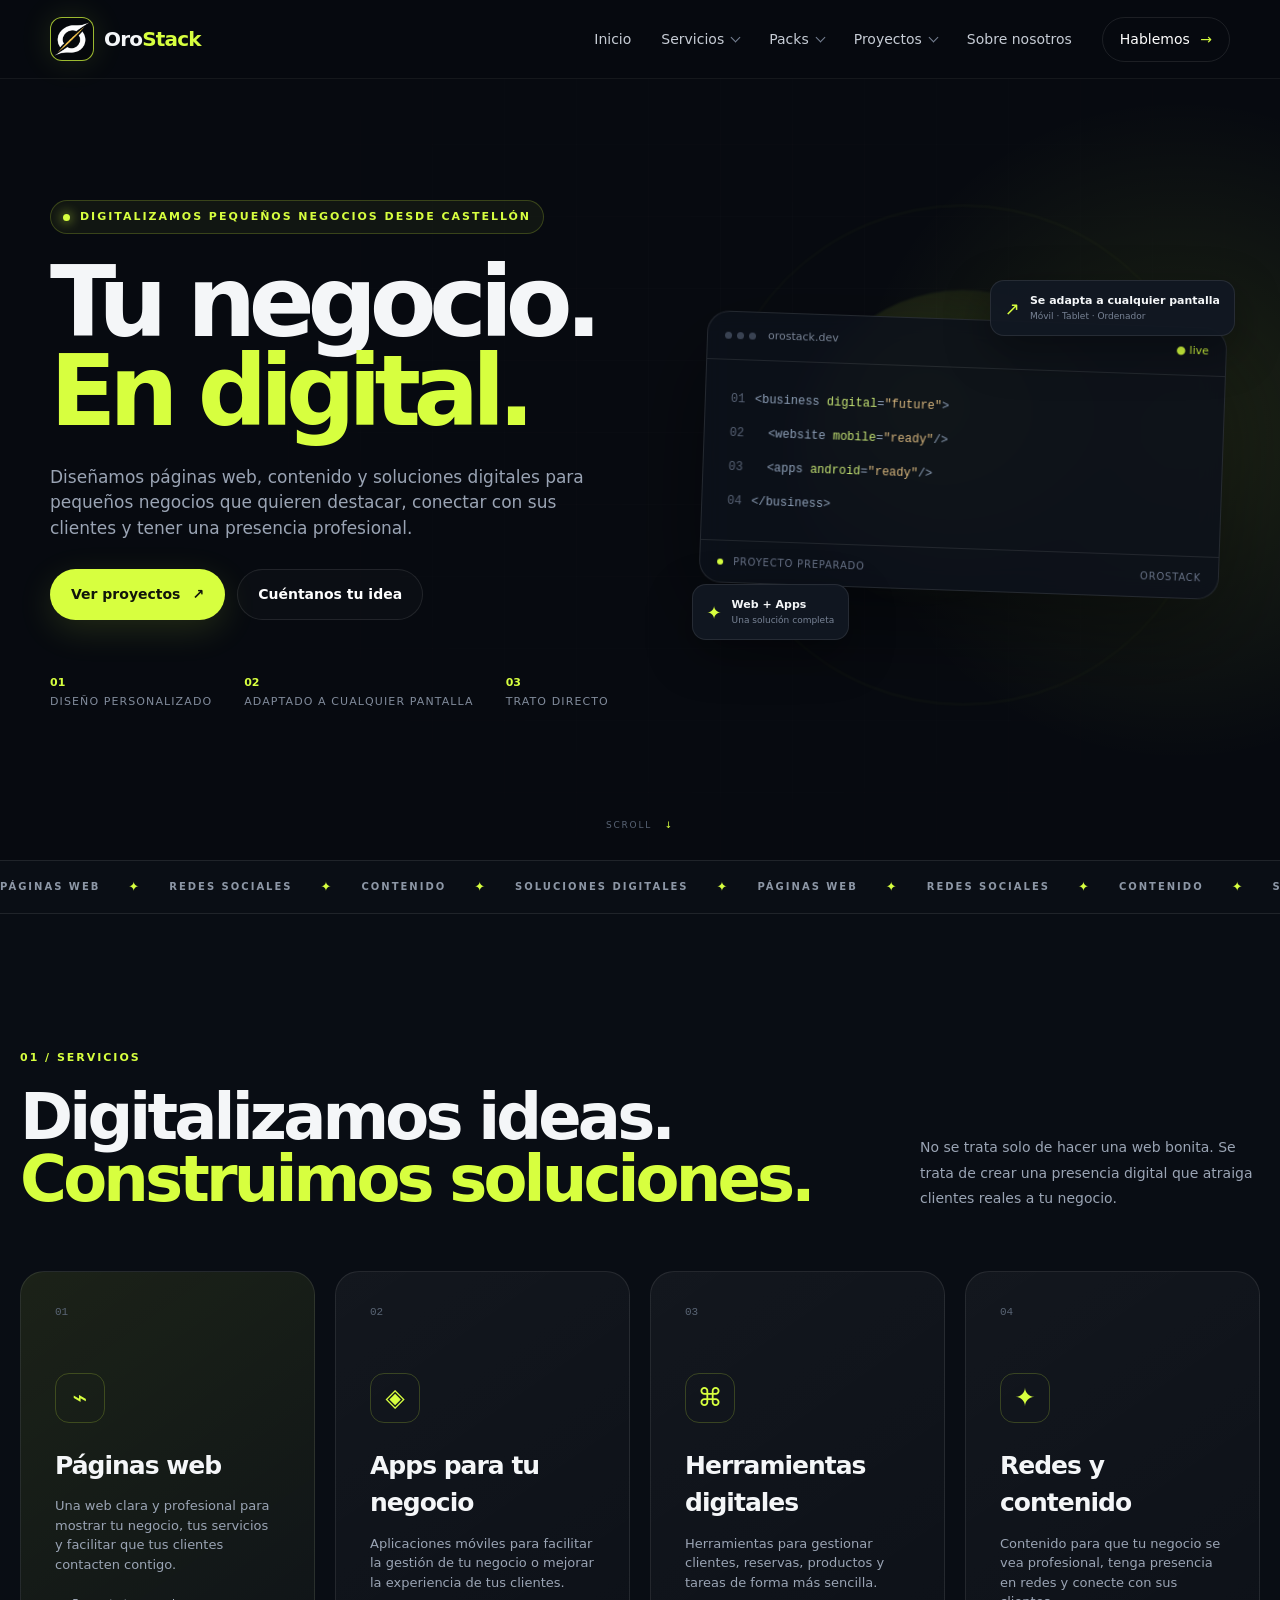
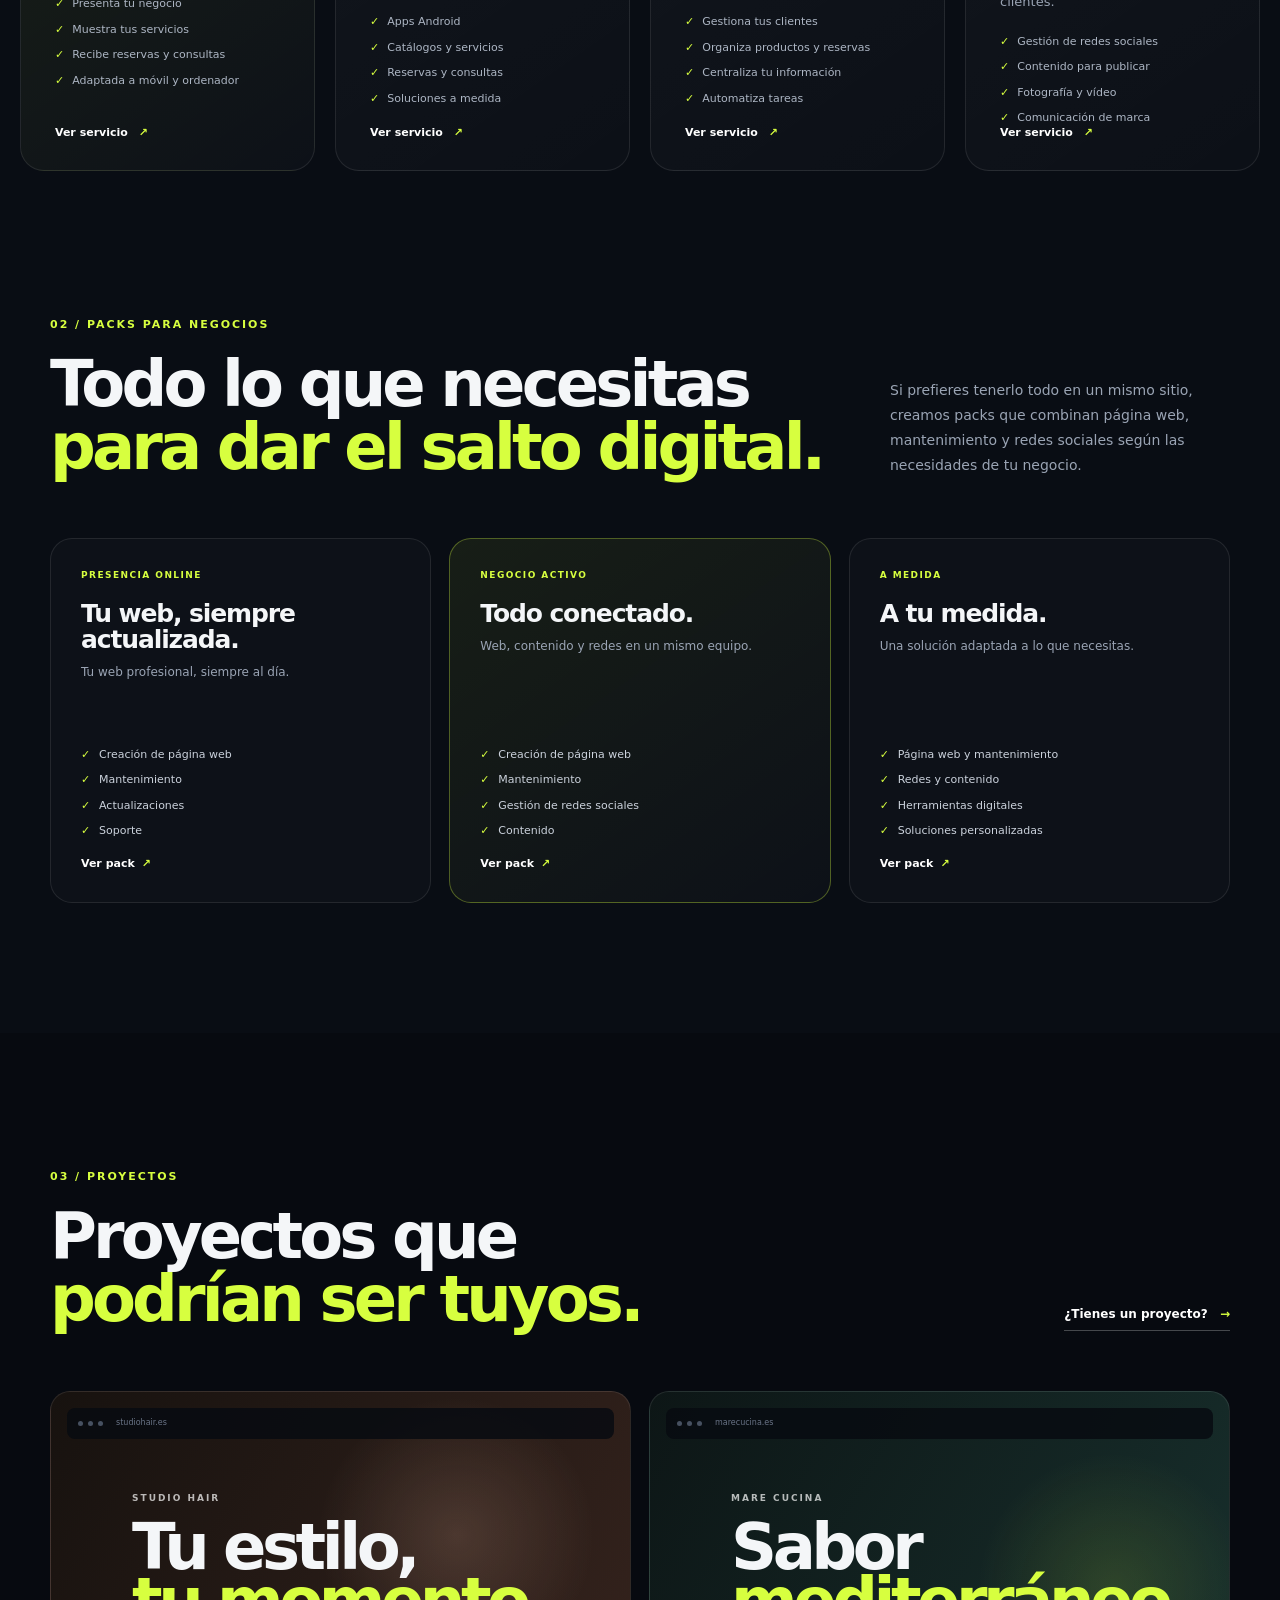
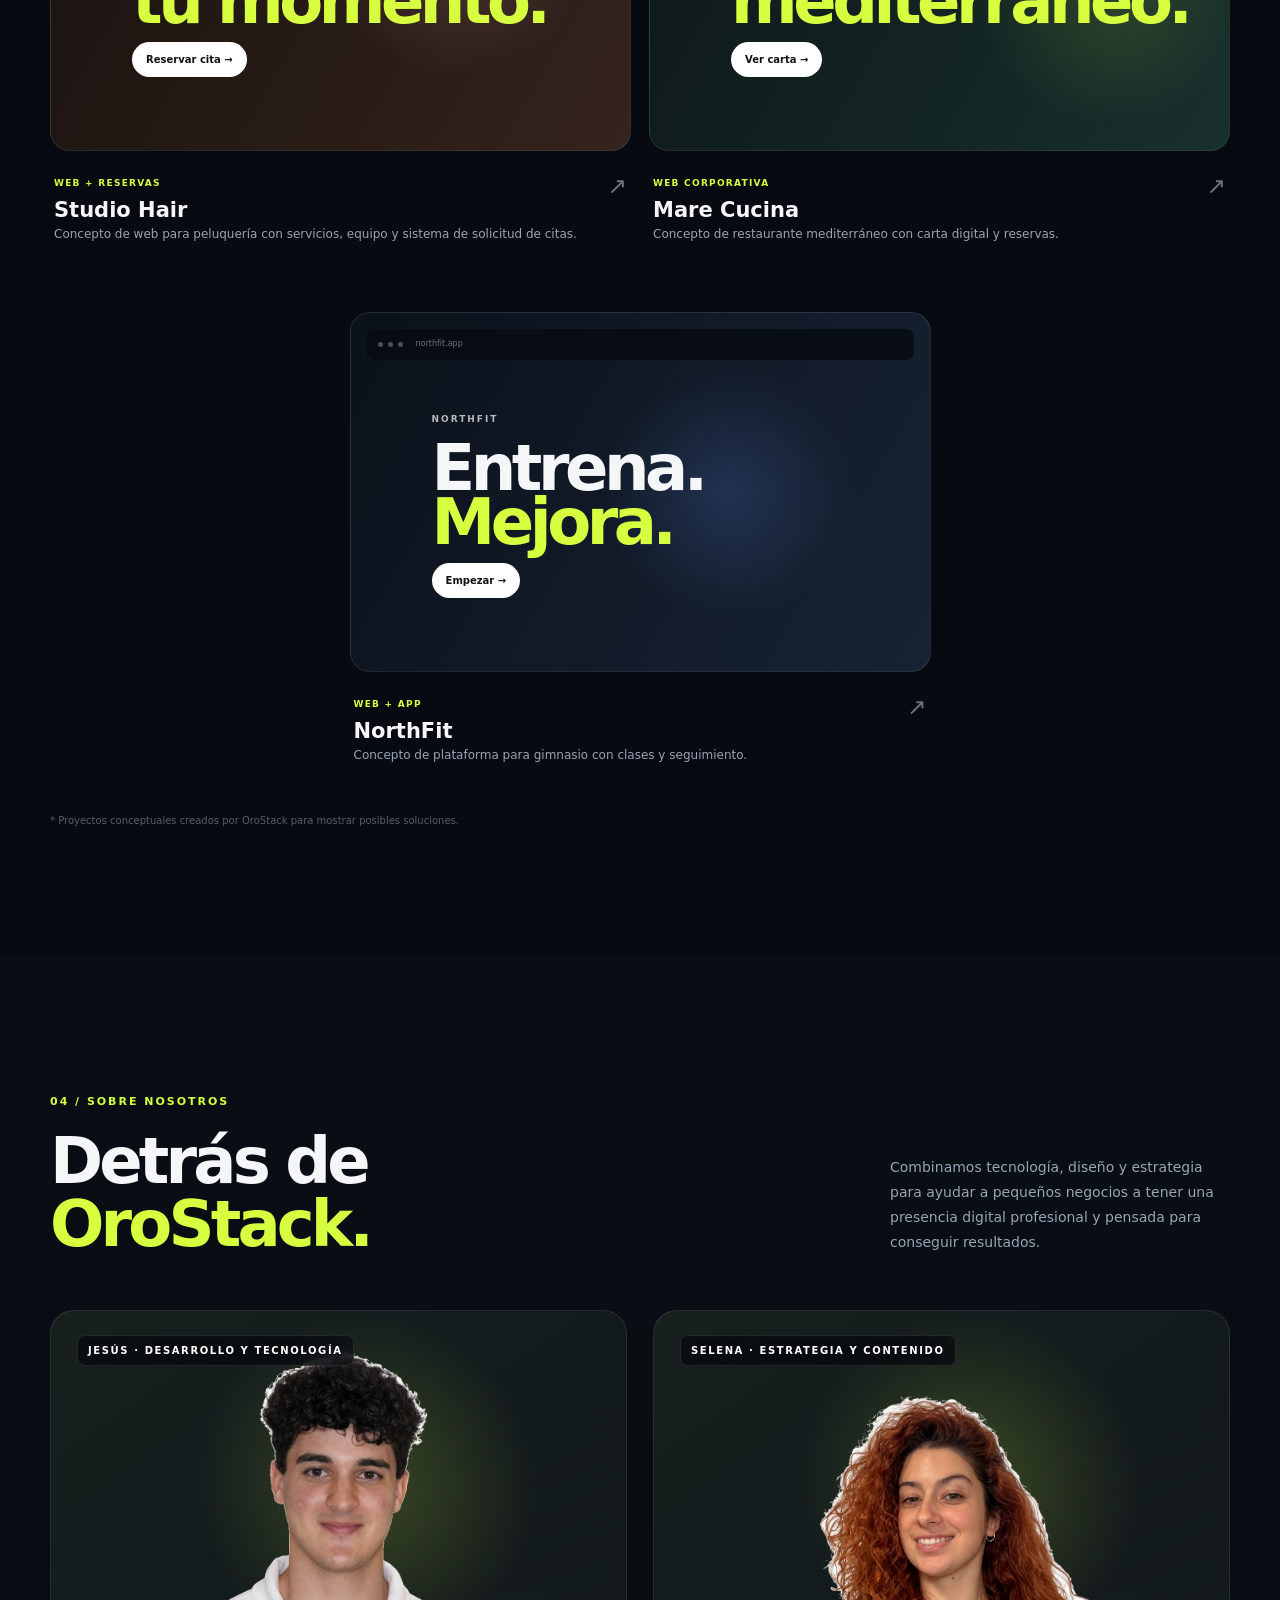
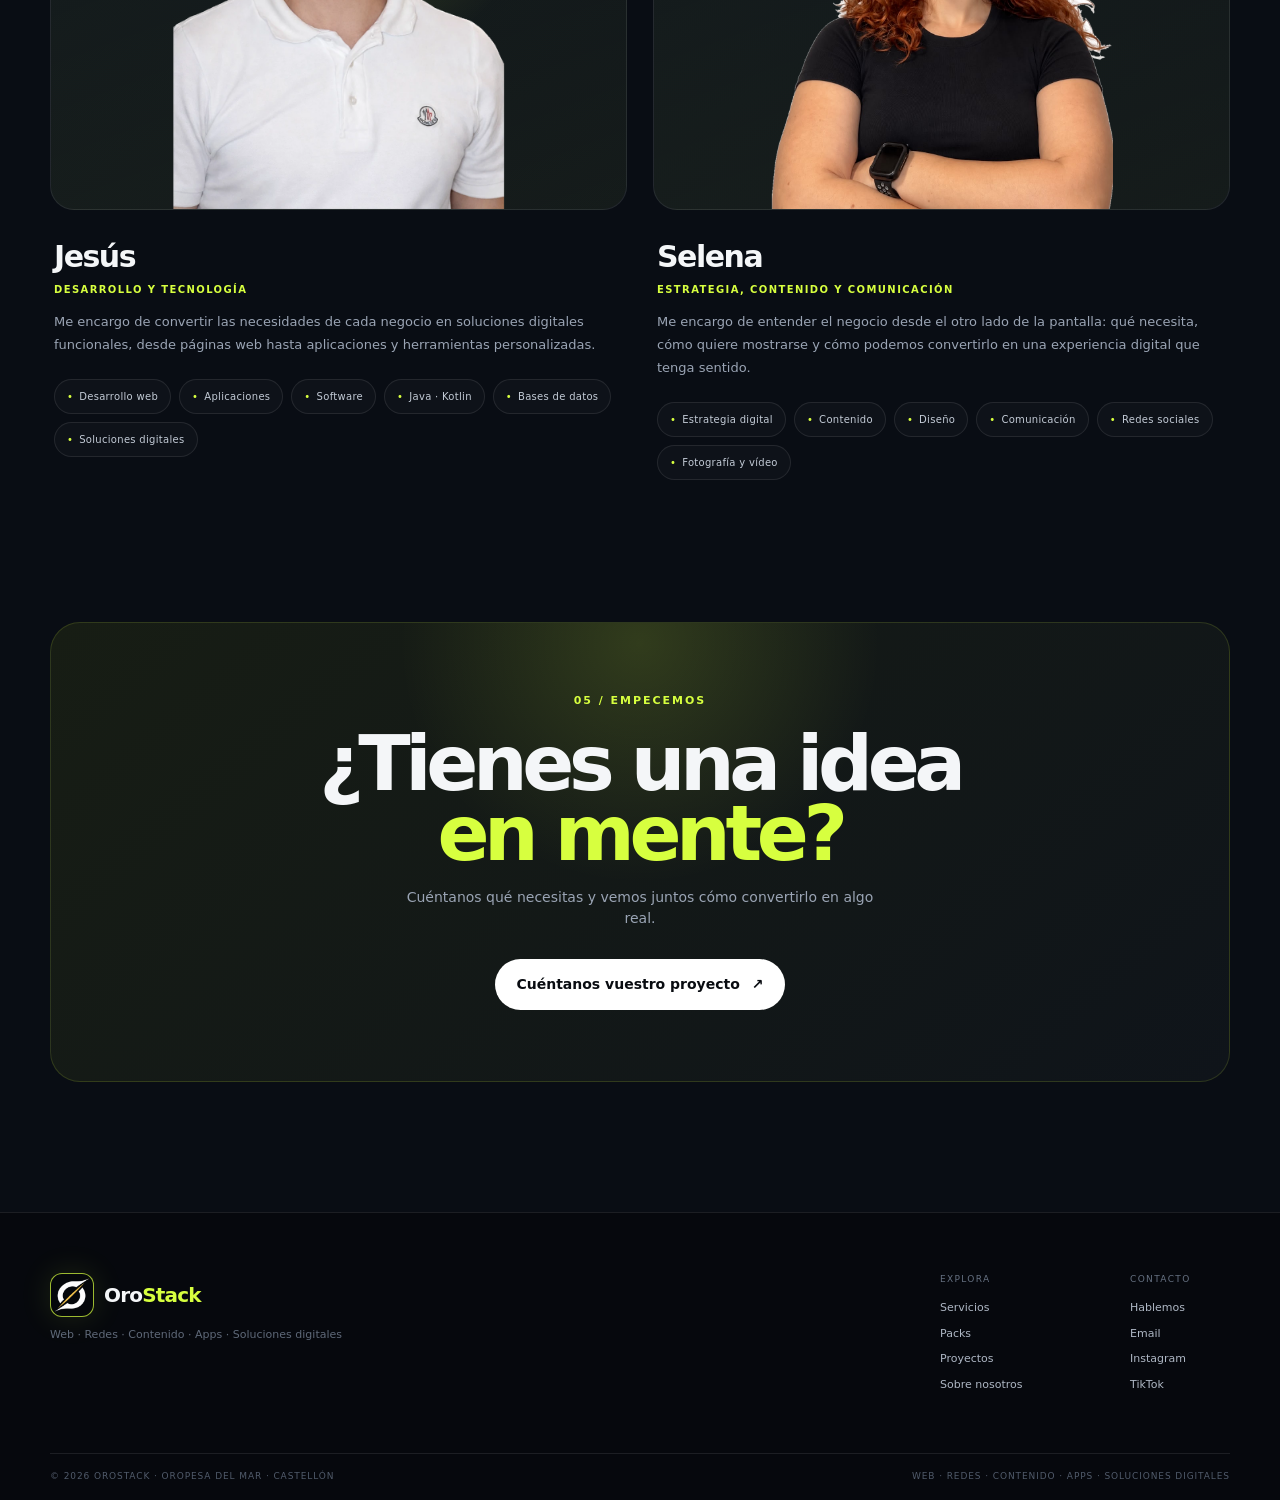
<file: index.html>
<!DOCTYPE html>
<html lang="es">
<head>
  <meta charset="UTF-8">
  <meta name="viewport" content="width=device-width, initial-scale=1.0">
  <meta name="description" content="OroStack — digitalización, web, contenido y soluciones digitales para pequeños negocios.">
  <title>OroStack</title>
  <link rel="icon" type="image/png" sizes="64x64" href="assets/favicon-64.png?v=9">
  <link rel="icon" type="image/png" sizes="32x32" href="assets/favicon-32.png?v=9">
  <link rel="icon" type="image/png" sizes="16x16" href="assets/favicon-16.png?v=9">
  <link rel="shortcut icon" href="assets/favicon.ico?v=9">
  <link rel="apple-touch-icon" sizes="180x180" href="assets/apple-touch-icon.png?v=9">
  <link rel="stylesheet" href="css/style.css">
</head>
<body>
  <header class="site-header">
    <nav class="nav container">
      <a class="brand" href="#inicio" aria-label="OroStack inicio">
        <span class="brand-mark"><img src="assets/logo-mark.png" alt=""></span><span>Oro<span class="accent">Stack</span></span>
      </a>

      <button class="menu-toggle" aria-label="Abrir menú" aria-expanded="false">
        <span></span><span></span><span></span>
      </button>

      <div class="nav-links">
        <a href="#inicio">Inicio</a>
        <div class="nav-dropdown">
          <a href="#servicios" class="nav-dropdown-trigger">Servicios <span class="chevron" aria-hidden="true"></span></a>
          <div class="dropdown-menu">
            <a class="dropdown-all" href="index.html#servicios"><strong>Ver todos los servicios</strong><small>Ir a la sección principal</small></a>
            <a href="pages/servicios/servicio-web.html"><strong>Páginas web</strong><small>Web, reservas y presencia online</small></a>
            <a href="pages/servicios/servicio-apps.html"><strong>Apps para tu negocio</strong><small>Aplicaciones móviles para tu negocio</small></a>
            <a href="pages/servicios/servicio-software.html"><strong>Herramientas digitales</strong><small>Gestión y soluciones a medida</small></a>
            <a href="pages/servicios/servicio-contenido.html"><strong>Redes y contenido</strong><small>Redes sociales, fotografía y vídeo</small></a>
          </div>
        </div>
        <div class="nav-dropdown">
          <a href="#packs" class="nav-dropdown-trigger">Packs <span class="chevron" aria-hidden="true"></span></a>
          <div class="dropdown-menu">
            <a class="dropdown-all" href="index.html#packs"><strong>Ver todos los packs</strong><small>Soluciones para digitalizar tu negocio</small></a>
            <a href="pages/packs/pack-presencia.html"><strong>Presencia digital</strong><small>Web + mantenimiento</small></a>
            <a href="pages/packs/pack-activo.html"><strong>Negocio activo</strong><small>Web + redes + contenido</small></a>
            <a href="pages/packs/pack-medida.html"><strong>Digitalización a medida</strong><small>Soluciones adaptadas a tu negocio</small></a>
          </div>
        </div>
        <div class="nav-dropdown">
          <a href="#proyectos" class="nav-dropdown-trigger">Proyectos <span class="chevron" aria-hidden="true"></span></a>
          <div class="dropdown-menu">
            <a class="dropdown-all" href="index.html#proyectos"><strong>Ver todos los proyectos</strong><small>Ir a la sección principal</small></a>
            <a href="pages/proyectos/proyecto-studio-hair.html"><strong>Studio Hair</strong><small>Web + reservas</small></a>
            <a href="pages/proyectos/proyecto-mare-cucina.html"><strong>Mare Cucina</strong><small>Web corporativa</small></a>
            <a href="pages/proyectos/proyecto-northfit.html"><strong>NorthFit</strong><small>Web + app</small></a>
          </div>
        </div>
        <a href="#sobre-nosotros">Sobre nosotros</a>
        <a href="pages/contacto.html" class="nav-cta">Hablemos <span>→</span></a>
      </div>
    </nav>
  </header>

  <main>
    <section class="hero" id="inicio">
      <div class="hero-grid"></div>
      <div class="container hero-content">
        <div class="hero-copy reveal">
          <div class="eyebrow"><span class="pulse"></span> Digitalizamos pequeños negocios desde Castellón</div>
          <h1>Tu negocio.<br><span>En digital.</span></h1>
          <p class="hero-text">
            Diseñamos páginas web, contenido y soluciones digitales para pequeños negocios que quieren destacar,
            conectar con sus clientes y tener una presencia profesional.
          </p>
          <div class="hero-actions">
            <a href="#proyectos" class="btn btn-primary">Ver proyectos <span>↗</span></a>
            <a href="pages/contacto.html" class="btn btn-secondary">Cuéntanos tu idea</a>
          </div>
          <div class="hero-trust">
            <div class="trust-item"><strong>01</strong><span>Diseño personalizado</span></div>
            <div class="trust-item"><strong>02</strong><span>Adaptado a cualquier pantalla</span></div>
            <div class="trust-item"><strong>03</strong><span>Trato directo</span></div>
          </div>
        </div>

        <div class="hero-visual reveal delay-1">
          <div class="orb orb-one"></div>
          <div class="orb orb-two"></div>
          <div class="code-card">
            <div class="code-top">
              <div class="window-dots"><i></i><i></i><i></i></div>
              <span>orostack.dev</span>
              <span class="live-dot">● live</span>
            </div>
            <div class="code-body">
              <span class="line"><b>01</b><em>&lt;business</em> <strong>digital</strong><em>=</em><u>"future"</u><em>&gt;</em></span>
              <span class="line"><b>02</b>&nbsp;&nbsp;<em>&lt;website</em> <strong>mobile</strong><em>=</em><u>"ready"</u><em>/&gt;</em></span>
              <span class="line"><b>03</b>&nbsp;&nbsp;<em>&lt;apps</em> <strong>android</strong><em>=</em><u>"ready"</u><em>/&gt;</em></span>
              <span class="line"><b>04</b><em>&lt;/business&gt;</em></span>
            </div>
            <div class="code-status">
              <span><i class="status"></i> Proyecto preparado</span>
              <span>OroStack</span>
            </div>
          </div>
          <div class="floating-card floating-one"><span>✦</span><div><strong>Web + Apps</strong><small>Una solución completa</small></div></div>
          <div class="floating-card floating-two"><span>↗</span><div><strong>Se adapta a cualquier pantalla</strong><small>Móvil · Tablet · Ordenador</small></div></div>
        </div>
      </div>
      <div class="scroll-hint">SCROLL <span>↓</span></div>
    </section>

    <section class="marquee" aria-label="Servicios">
      <div class="marquee-track">
        <span>PÁGINAS WEB</span><b>✦</b><span>REDES SOCIALES</span><b>✦</b><span>CONTENIDO</span><b>✦</b><span>SOLUCIONES DIGITALES</span><b>✦</b>
        <span>PÁGINAS WEB</span><b>✦</b><span>REDES SOCIALES</span><b>✦</b><span>CONTENIDO</span><b>✦</b><span>SOLUCIONES DIGITALES</span><b>✦</b>
      </div>
    </section>

    <section class="section services" id="servicios">
      <div class="container">
        <div class="section-heading reveal">
          <div>
            <span class="section-label">01 / Servicios</span>
            <h2>Digitalizamos ideas.<br><span>Construimos soluciones.</span></h2>
          </div>
          <p>No se trata solo de hacer una web bonita. Se trata de crear una presencia digital que atraiga clientes reales a tu negocio.</p>
        </div>

        <div class="services-grid">
          <article class="service-card service-feature reveal">
            <div class="service-number">01</div>
            <div class="service-icon">⌁</div>
            <h3>Páginas web</h3>
            <p>Una web clara y profesional para mostrar tu negocio, tus servicios y facilitar que tus clientes contacten contigo.</p>
            <ul><li>Presenta tu negocio</li><li>Muestra tus servicios</li><li>Recibe reservas y consultas</li><li>Adaptada a móvil y ordenador</li></ul>
            <a href="pages/servicios/servicio-web.html">Ver servicio <span>↗</span></a>
          </article>

          <article class="service-card reveal delay-1">
            <div class="service-number">02</div>
            <div class="service-icon">◈</div>
            <h3>Apps para tu negocio</h3>
            <p>Aplicaciones móviles para facilitar la gestión de tu negocio o mejorar la experiencia de tus clientes.</p>
            <ul><li>Apps Android</li><li>Catálogos y servicios</li><li>Reservas y consultas</li><li>Soluciones a medida</li></ul>
            <a href="pages/servicios/servicio-apps.html">Ver servicio <span>↗</span></a>
          </article>

          <article class="service-card reveal delay-2">
            <div class="service-number">03</div>
            <div class="service-icon">⌘</div>
            <h3>Herramientas digitales</h3>
            <p>Herramientas para gestionar clientes, reservas, productos y tareas de forma más sencilla.</p>
            <ul><li>Gestiona tus clientes</li><li>Organiza productos y reservas</li><li>Centraliza tu información</li><li>Automatiza tareas</li></ul>
            <a href="pages/servicios/servicio-software.html">Ver servicio <span>↗</span></a>
          </article>

          <article class="service-card reveal delay-3">
            <div class="service-number">04</div>
            <div class="service-icon">✦</div>
            <h3>Redes y contenido</h3>
            <p>Contenido para que tu negocio se vea profesional, tenga presencia en redes y conecte con sus clientes.</p>
            <ul><li>Gestión de redes sociales</li><li>Contenido para publicar</li><li>Fotografía y vídeo</li><li>Comunicación de marca</li></ul>
            <a href="pages/servicios/servicio-contenido.html">Ver servicio <span>↗</span></a>
          </article>
        </div>
      </div>
    </section>

    <section class="section packs" id="packs">
      <div class="container">
        <div class="section-heading reveal">
          <div>
            <span class="section-label">02 / Packs para negocios</span>
            <h2>Todo lo que necesitas<br><span>para dar el salto digital.</span></h2>
          </div>
          <p>Si prefieres tenerlo todo en un mismo sitio, creamos packs que combinan página web, mantenimiento y redes sociales según las necesidades de tu negocio.</p>
        </div>

        <div class="packs-grid">
          <article class="pack-card reveal" id="pack-presencia">
            <span class="pack-tag">PRESENCIA ONLINE</span>
            <h3>Tu web, siempre actualizada.</h3>
            <p>Tu web profesional, siempre al día.</p>
            <ul><li>Creación de página web</li><li>Mantenimiento</li><li>Actualizaciones</li><li>Soporte</li></ul>
            <a class="pack-link" href="pages/packs/pack-presencia.html">Ver pack <span>↗</span></a>
          </article>
          <article class="pack-card pack-featured reveal delay-1" id="pack-activo">
            <span class="pack-tag">NEGOCIO ACTIVO</span>
            <h3>Todo conectado.</h3>
            <p>Web, contenido y redes en un mismo equipo.</p>
            <ul><li>Creación de página web</li><li>Mantenimiento</li><li>Gestión de redes sociales</li><li>Contenido</li></ul>
            <a class="pack-link" href="pages/packs/pack-activo.html">Ver pack <span>↗</span></a>
          </article>
          <article class="pack-card reveal delay-2" id="pack-medida">
            <span class="pack-tag">A MEDIDA</span>
            <h3>A tu medida.</h3>
            <p>Una solución adaptada a lo que necesitas.</p>
            <ul><li>Página web y mantenimiento</li><li>Redes y contenido</li><li>Herramientas digitales</li><li>Soluciones personalizadas</li></ul>
            <a class="pack-link" href="pages/packs/pack-medida.html">Ver pack <span>↗</span></a>
          </article>
        </div>
      </div>
    </section>

    <section class="section projects" id="proyectos">
      <div class="container">
        <div class="section-heading project-heading reveal">
          <div>
            <span class="section-label">03 / Proyectos</span>
            <h2>Proyectos que<br><span>podrían ser tuyos.</span></h2>
          </div>
          <a href="pages/contacto.html" class="text-link">¿Tienes un proyecto? <span>→</span></a>
        </div>

        <div class="projects-list">
          <a href="pages/proyectos/proyecto-studio-hair.html" class="project-card-link">
            <article class="project project-large reveal">
              <div class="project-preview salon">
                <div class="preview-browser"><span></span><span></span><span></span><small>studiohair.es</small></div>
                <div class="preview-content">
                  <small>STUDIO HAIR</small><strong>Tu estilo,<br><i>tu momento.</i></strong>
                  <span class="preview-button">Reservar cita →</span>
                </div>
              </div>
              <div class="project-info">
                <div><span class="project-type">Web + reservas</span><h3>Studio Hair</h3><p>Concepto de web para peluquería con servicios, equipo y sistema de solicitud de citas.</p></div>
                <span class="project-arrow">↗</span>
              </div>
            </article>
          </a>

          <a href="pages/proyectos/proyecto-mare-cucina.html" class="project-card-link">
            <article class="project reveal delay-1">
              <div class="project-preview restaurant">
                <div class="preview-browser"><span></span><span></span><span></span><small>marecucina.es</small></div>
                <div class="preview-content">
                  <small>MARE CUCINA</small><strong>Sabor<br><i>mediterráneo.</i></strong>
                  <span class="preview-button">Ver carta →</span>
                </div>
              </div>
              <div class="project-info">
                <div><span class="project-type">Web corporativa</span><h3>Mare Cucina</h3><p>Concepto de restaurante mediterráneo con carta digital y reservas.</p></div>
                <span class="project-arrow">↗</span>
              </div>
            </article>
          </a>

          <a href="pages/proyectos/proyecto-northfit.html" class="project-card-link">
            <article class="project reveal delay-2">
              <div class="project-preview gym">
                <div class="preview-browser"><span></span><span></span><span></span><small>northfit.app</small></div>
                <div class="preview-content">
                  <small>NORTHFIT</small><strong>Entrena.<br><i>Mejora.</i></strong>
                  <span class="preview-button">Empezar →</span>
                </div>
              </div>
              <div class="project-info">
                <div><span class="project-type">Web + App</span><h3>NorthFit</h3><p>Concepto de plataforma para gimnasio con clases y seguimiento.</p></div>
                <span class="project-arrow">↗</span>
              </div>
            </article>
          </a>
        </div>
        <p class="fiction-note">* Proyectos conceptuales creados por OroStack para mostrar posibles soluciones.</p>
      </div>
    </section>

    <section class="section about" id="sobre-nosotros">
      <div class="container">
        <div class="section-heading team-heading reveal">
          <div>
            <span class="section-label">04 / Sobre nosotros</span>
            <h2>Detrás de<br><span>OroStack.</span></h2>
          </div>
          <p>Combinamos tecnología, diseño y estrategia para ayudar a pequeños negocios a tener una presencia digital profesional y pensada para conseguir resultados.</p>
        </div>

        <div class="team-grid">
          <article class="team-member reveal">
            <div class="team-portrait-card">
              <div class="portrait-gradient"></div>
              <img class="team-photo team-photo-jesus" src="assets/img/foto-cv-cutout.webp" alt="Jesús, cofundador de OroStack">
              <span class="portrait-name">JESÚS · DESARROLLO Y TECNOLOGÍA</span>
            </div>
            <div class="team-copy">
              <h3>Jesús</h3>
              <p class="team-role">Desarrollo y tecnología</p>
              <p>Me encargo de convertir las necesidades de cada negocio en soluciones digitales funcionales, desde páginas web hasta aplicaciones y herramientas personalizadas.</p>
              <div class="about-skills">
                <span>Desarrollo web</span><span>Aplicaciones</span><span>Software</span><span>Java · Kotlin</span><span>Bases de datos</span><span>Soluciones digitales</span>
              </div>
            </div>
          </article>

          <article class="team-member reveal delay-1">
            <div class="team-portrait-card">
              <div class="portrait-gradient"></div>
              <img class="team-photo team-photo-selena" src="assets/img/selena-orostack.png" alt="Selena, cofundadora de OroStack">
              <span class="portrait-name">SELENA · ESTRATEGIA Y CONTENIDO</span>
            </div>
            <div class="team-copy">
              <h3>Selena</h3>
              <p class="team-role">Estrategia, contenido y comunicación</p>
              <p>Me encargo de entender el negocio desde el otro lado de la pantalla: qué necesita, cómo quiere mostrarse y cómo podemos convertirlo en una experiencia digital que tenga sentido.</p>
              <div class="about-skills">
                <span>Estrategia digital</span><span>Contenido</span><span>Diseño</span><span>Comunicación</span><span>Redes sociales</span><span>Fotografía y vídeo</span>
              </div>
            </div>
          </article>
        </div>
      </div>
    </section>

    <section class="cta-section">
      <div class="container cta-box reveal">
        <div class="cta-glow"></div>
        <span class="section-label">05 / Empecemos</span>
        <h2>¿Tienes una idea<br><span>en mente?</span></h2>
        <p>Cuéntanos qué necesitas y vemos juntos cómo convertirlo en algo real.</p>
        <a href="pages/contacto.html" class="btn btn-light">Cuéntanos vuestro proyecto <span>↗</span></a>
      </div>
    </section>
  </main>

  <footer class="footer">
    <div class="container footer-main">
      <div>
        <a class="brand footer-brand" href="#inicio"><span class="brand-mark"><img src="assets/logo-mark.png" alt=""></span><span>Oro<span class="accent">Stack</span></span></a>
        <p>Web · Redes · Contenido · Apps · Soluciones digitales</p>
      </div>
      <div class="footer-links">
        <div><span>Explora</span><a href="#servicios">Servicios</a><a href="#packs">Packs</a><a href="#proyectos">Proyectos</a><a href="#sobre-nosotros">Sobre nosotros</a></div>
        <div><span>Contacto</span><a href="pages/contacto.html">Hablemos</a><a href="mailto:oroostack@gmail.com">Email</a><a href="https://www.instagram.com/orostack/" target="_blank" rel="noopener">Instagram</a><a href="https://www.tiktok.com/@orostack" target="_blank" rel="noopener">TikTok</a></div>
      </div>
    </div>
    <div class="container footer-bottom"><span>© 2026 OroStack · Oropesa del Mar · Castellón</span><span>Web · Redes · Contenido · Apps · Soluciones digitales</span></div>
  </footer>

  <script src="js/main.js"></script>
</body>
</html>
</file>
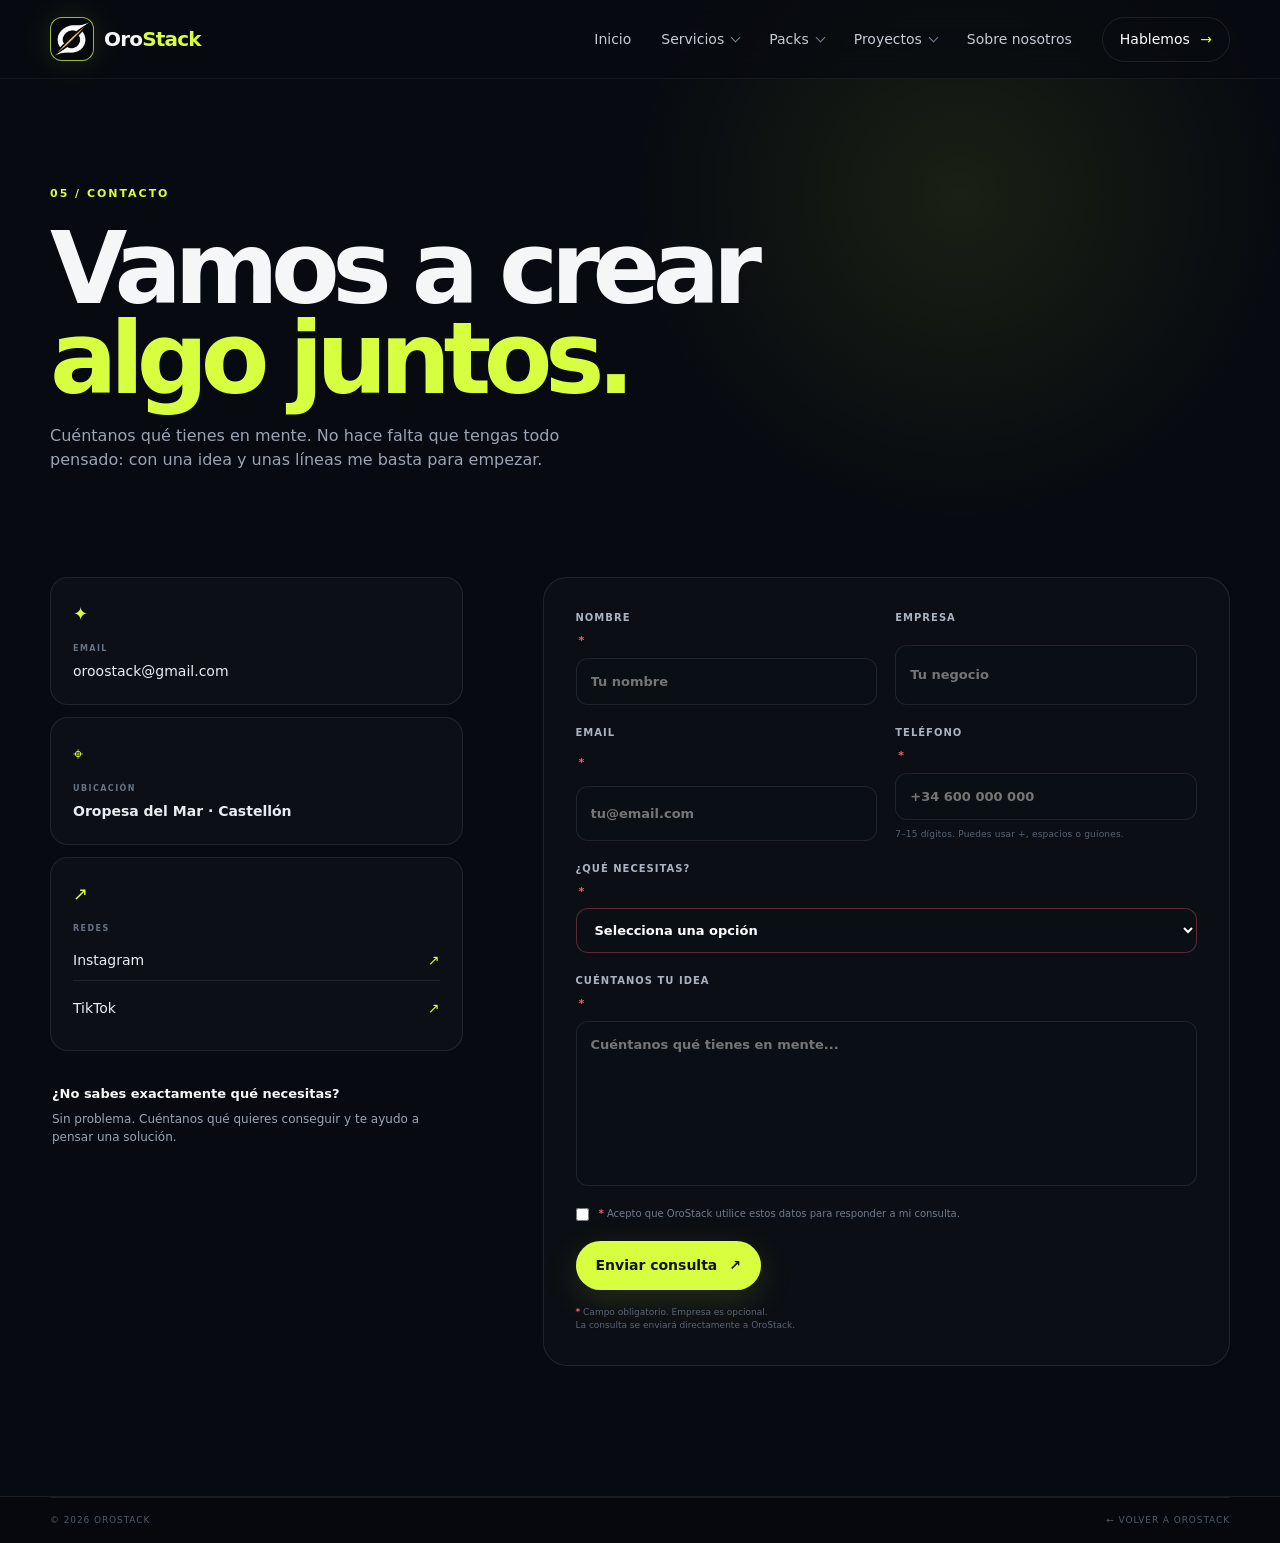
<file: pages/contacto.html>
<!DOCTYPE html>
<html lang="es">
<head>
  <meta charset="UTF-8">
  <meta name="viewport" content="width=device-width, initial-scale=1.0">
  <meta name="description" content="Contacta con OroStack para hablar sobre tu web, app o proyecto de software.">
  <title>OroStack</title>
  <link rel="icon" type="image/png" sizes="64x64" href="../assets/favicon-64.png?v=9">
  <link rel="icon" type="image/png" sizes="32x32" href="../assets/favicon-32.png?v=9">
  <link rel="icon" type="image/png" sizes="16x16" href="../assets/favicon-16.png?v=9">
  <link rel="shortcut icon" href="../assets/favicon.ico?v=9">
  <link rel="apple-touch-icon" sizes="180x180" href="../assets/apple-touch-icon.png?v=9">
  <link rel="stylesheet" href="../css/style.css">
</head>
<body class="contact-page">
  <header class="site-header">
    <nav class="nav container">
      <a class="brand" href="../index.html"><span class="brand-mark"><img src="../assets/logo-mark.png" alt=""></span><span>Oro<span class="accent">Stack</span></span></a>
      <button class="menu-toggle" aria-label="Abrir menú" aria-expanded="false"><span></span><span></span><span></span></button>
      <div class="nav-links">
        <a href="../index.html#inicio">Inicio</a>
        <div class="nav-dropdown">
          <a href="../index.html#servicios" class="nav-dropdown-trigger">Servicios <span class="chevron" aria-hidden="true"></span></a>
          <div class="dropdown-menu">
            <a class="dropdown-all" href="../index.html#servicios"><strong>Ver todos los servicios</strong><small>Ir a la sección principal</small></a>
            <a href="servicios/servicio-web.html"><strong>Páginas web</strong><small>Web, reservas y presencia online</small></a>
            <a href="servicios/servicio-apps.html"><strong>Apps para tu negocio</strong><small>Aplicaciones móviles para tu negocio</small></a>
            <a href="servicios/servicio-software.html"><strong>Herramientas digitales</strong><small>Gestión y soluciones a medida</small></a>
            <a href="servicios/servicio-contenido.html"><strong>Redes y contenido</strong><small>Redes sociales, fotografía y vídeo</small></a>
          </div>
        </div>
        <div class="nav-dropdown">
          <a href="../index.html#packs" class="nav-dropdown-trigger">Packs <span class="chevron" aria-hidden="true"></span></a>
          <div class="dropdown-menu">
            <a class="dropdown-all" href="../index.html#packs"><strong>Ver todos los packs</strong><small>Soluciones para digitalizar tu negocio</small></a>
            <a href="packs/pack-presencia.html"><strong>Presencia digital</strong><small>Web + mantenimiento</small></a>
            <a href="packs/pack-activo.html"><strong>Negocio activo</strong><small>Web + redes + contenido</small></a>
            <a href="packs/pack-medida.html"><strong>Digitalización a medida</strong><small>Soluciones adaptadas a tu negocio</small></a>
          </div>
        </div>
        <div class="nav-dropdown">
          <a href="../index.html#proyectos" class="nav-dropdown-trigger">Proyectos <span class="chevron" aria-hidden="true"></span></a>
          <div class="dropdown-menu">
            <a class="dropdown-all" href="../index.html#proyectos"><strong>Ver todos los proyectos</strong><small>Ir a la sección principal</small></a>
            <a href="proyectos/proyecto-studio-hair.html"><strong>Studio Hair</strong><small>Web + reservas</small></a>
            <a href="proyectos/proyecto-mare-cucina.html"><strong>Mare Cucina</strong><small>Web corporativa</small></a>
            <a href="proyectos/proyecto-northfit.html"><strong>NorthFit</strong><small>Web + app</small></a>
          </div>
        </div>
        <a href="../index.html#sobre-nosotros">Sobre nosotros</a>
        <a href="contacto.html" class="nav-cta active">Hablemos <span>→</span></a>
      </div>
    </nav>
  </header>

  <main>
    <section class="contact-hero">
      <div class="container">
        <span class="section-label">05 / Contacto</span>
        <h1>Vamos a crear<br><span>algo juntos.</span></h1>
        <p>Cuéntanos qué tienes en mente. No hace falta que tengas todo pensado: con una idea y unas líneas me basta para empezar.</p>
      </div>
    </section>

    <section class="contact-section">
      <div class="container contact-grid">
        <div class="contact-info reveal">
          <div class="contact-card">
            <span class="contact-icon">✦</span>
            <small>EMAIL</small>
            <a href="mailto:oroostack@gmail.com">oroostack@gmail.com</a>
          </div>
          <div class="contact-card">
            <span class="contact-icon">⌖</span>
            <small>UBICACIÓN</small>
            <strong>Oropesa del Mar · Castellón</strong>
          </div>
          <div class="contact-card">
            <span class="contact-icon">↗</span>
            <small>REDES</small>
            <div class="social-links">
              <a href="https://www.instagram.com/orostack/" target="_blank" rel="noopener">Instagram <span>↗</span></a>
              <a href="https://www.tiktok.com/@orostack" target="_blank" rel="noopener">TikTok <span>↗</span></a>
            </div>
          </div>
          <div class="contact-note">
            <strong>¿No sabes exactamente qué necesitas?</strong>
            <p>Sin problema. Cuéntanos qué quieres conseguir y te ayudo a pensar una solución.</p>
          </div>
        </div>

        <form class="contact-form reveal delay-1" id="contactForm"
      action="https://formsubmit.co/oroostack@gmail.com"
      method="POST" novalidate>
          <input type="hidden" name="_subject" value="Nueva consulta OroStack">
          <input type="hidden" name="_template" value="table">
          <input type="hidden" name="_captcha" value="false">
          <input type="hidden" name="_next" value="https://orostack.es/pages/contacto.html?enviado=1">
          <div class="form-row">
            <label>Nombre <span class="required">*</span><input type="text" name="nombre" placeholder="Tu nombre" required></label>
            <label>Empresa <input type="text" name="empresa" placeholder="Tu negocio"></label>
          </div>
          <div class="form-row">
            <label>Email <span class="required">*</span><input type="email" name="email" placeholder="tu@email.com" required></label>
            <label>Teléfono <span class="required">*</span><input type="tel" name="telefono" id="telefono" placeholder="+34 600 000 000" inputmode="tel" autocomplete="tel" maxlength="20" required aria-describedby="telefonoAyuda">
              <small class="field-help" id="telefonoAyuda">7–15 dígitos. Puedes usar +, espacios o guiones.</small></label>
          </div>
          <label>¿Qué necesitas? <span class="required">*</span>
            <select name="servicio" id="servicio" required>
              <option value="">Selecciona una opción</option>
              <option value="web">Página web</option>
              <option value="app">Aplicación Android</option>
              <option value="software">Herramienta digital / programa</option>
              <option value="contenido">Redes y contenido</option>
              <option value="pack">Uno de nuestros packs</option>
              <option value="otro">Otra cosa / no lo sé todavía</option>
            </select>
          </label>
          <label>Cuéntanos tu idea <span class="required">*</span>
            <textarea name="mensaje" rows="7" placeholder="Cuéntanos qué tienes en mente..." required></textarea>
          </label>
          <label class="check"><input type="checkbox" name="consentimiento" value="aceptado" required><span><b class="required">*</b> Acepto que OroStack utilice estos datos para responder a mi consulta.</span></label>
          <button type="submit" class="btn btn-primary submit-btn">Enviar consulta <span>↗</span></button>
          <p class="form-disclaimer"><span class="required">*</span> Campo obligatorio. Empresa es opcional.<br>La consulta se enviará directamente a OroStack.</p>
          <div class="form-success" id="formSuccess">¡Perfecto! Se ha preparado el correo con tu consulta.</div>
        </form>
      </div>
    </section>
  </main>

  <footer class="footer">
    <div class="container footer-bottom"><span>© 2026 OroStack</span><a href="../index.html">← Volver a OroStack</a></div>
  </footer>
  <script src="../js/main.js"></script>
<script src="../js/contacto.js"></script>
</body>
</html>
</file>
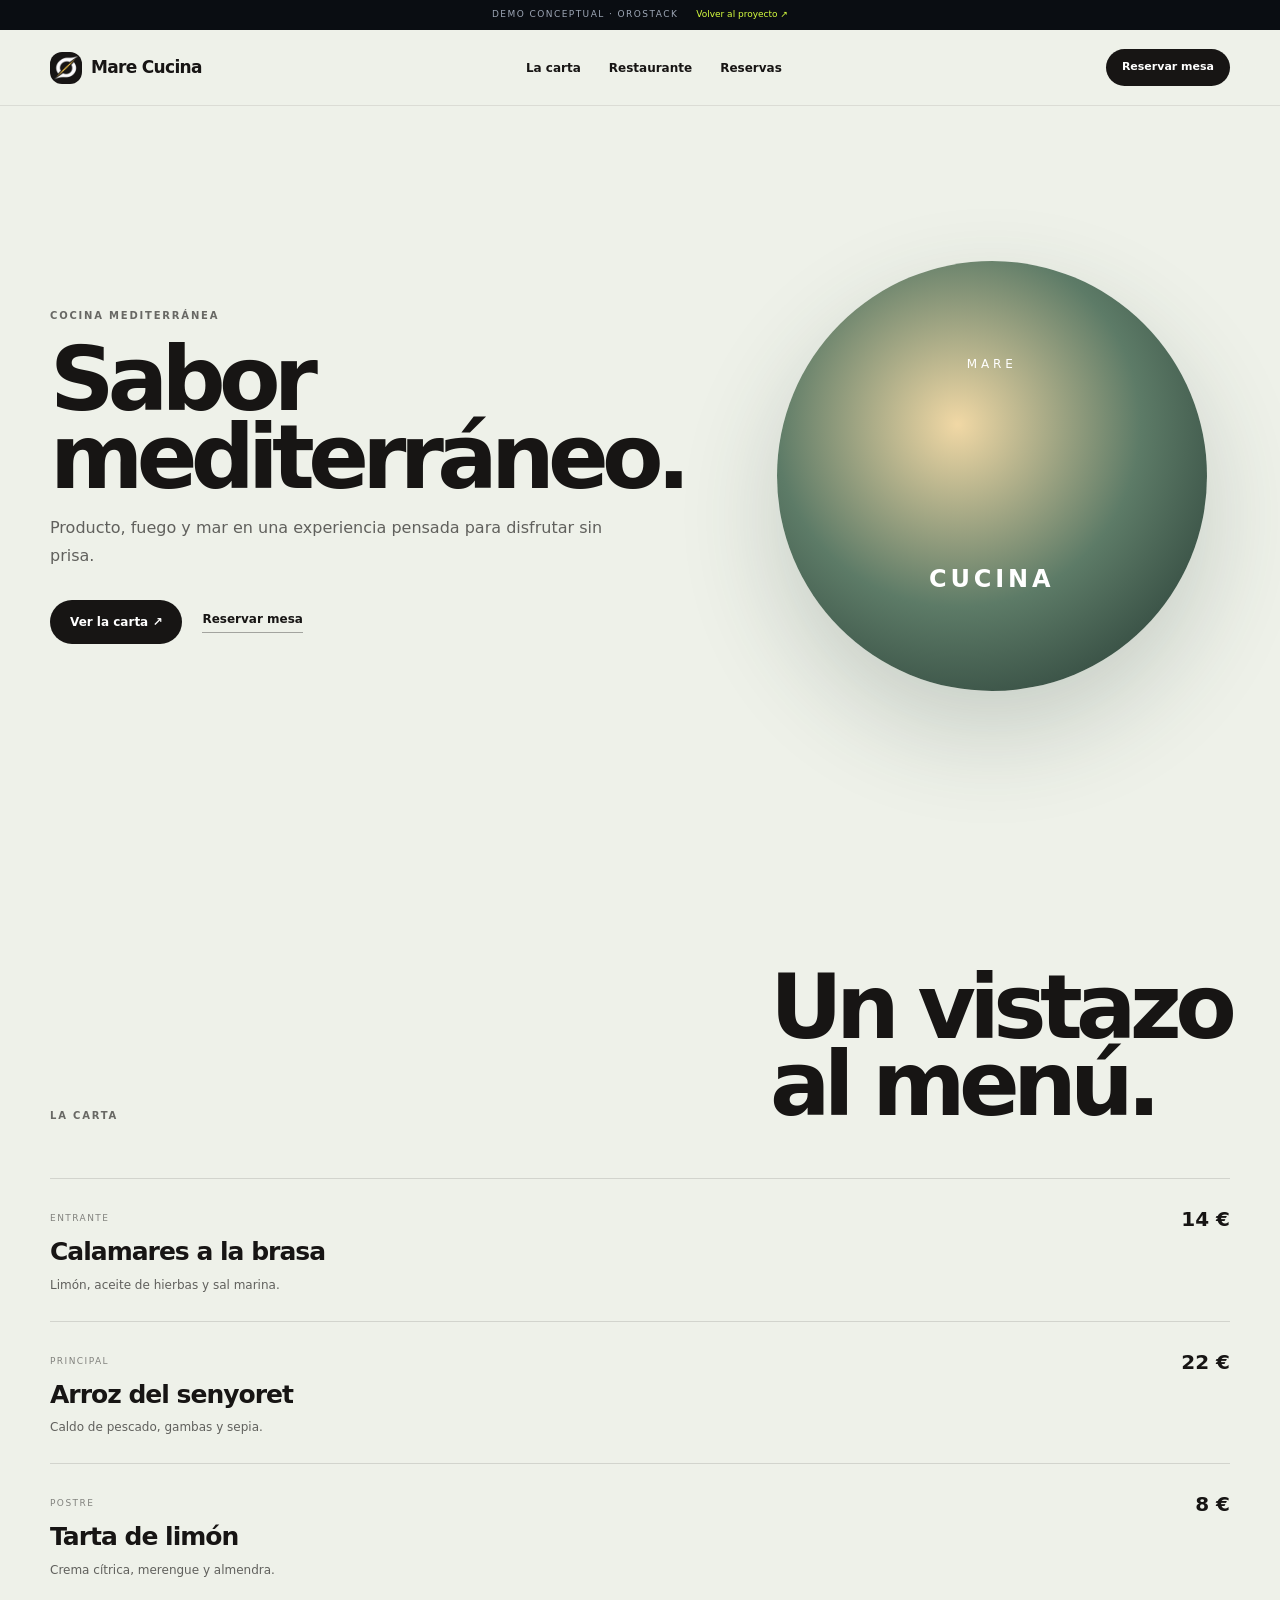
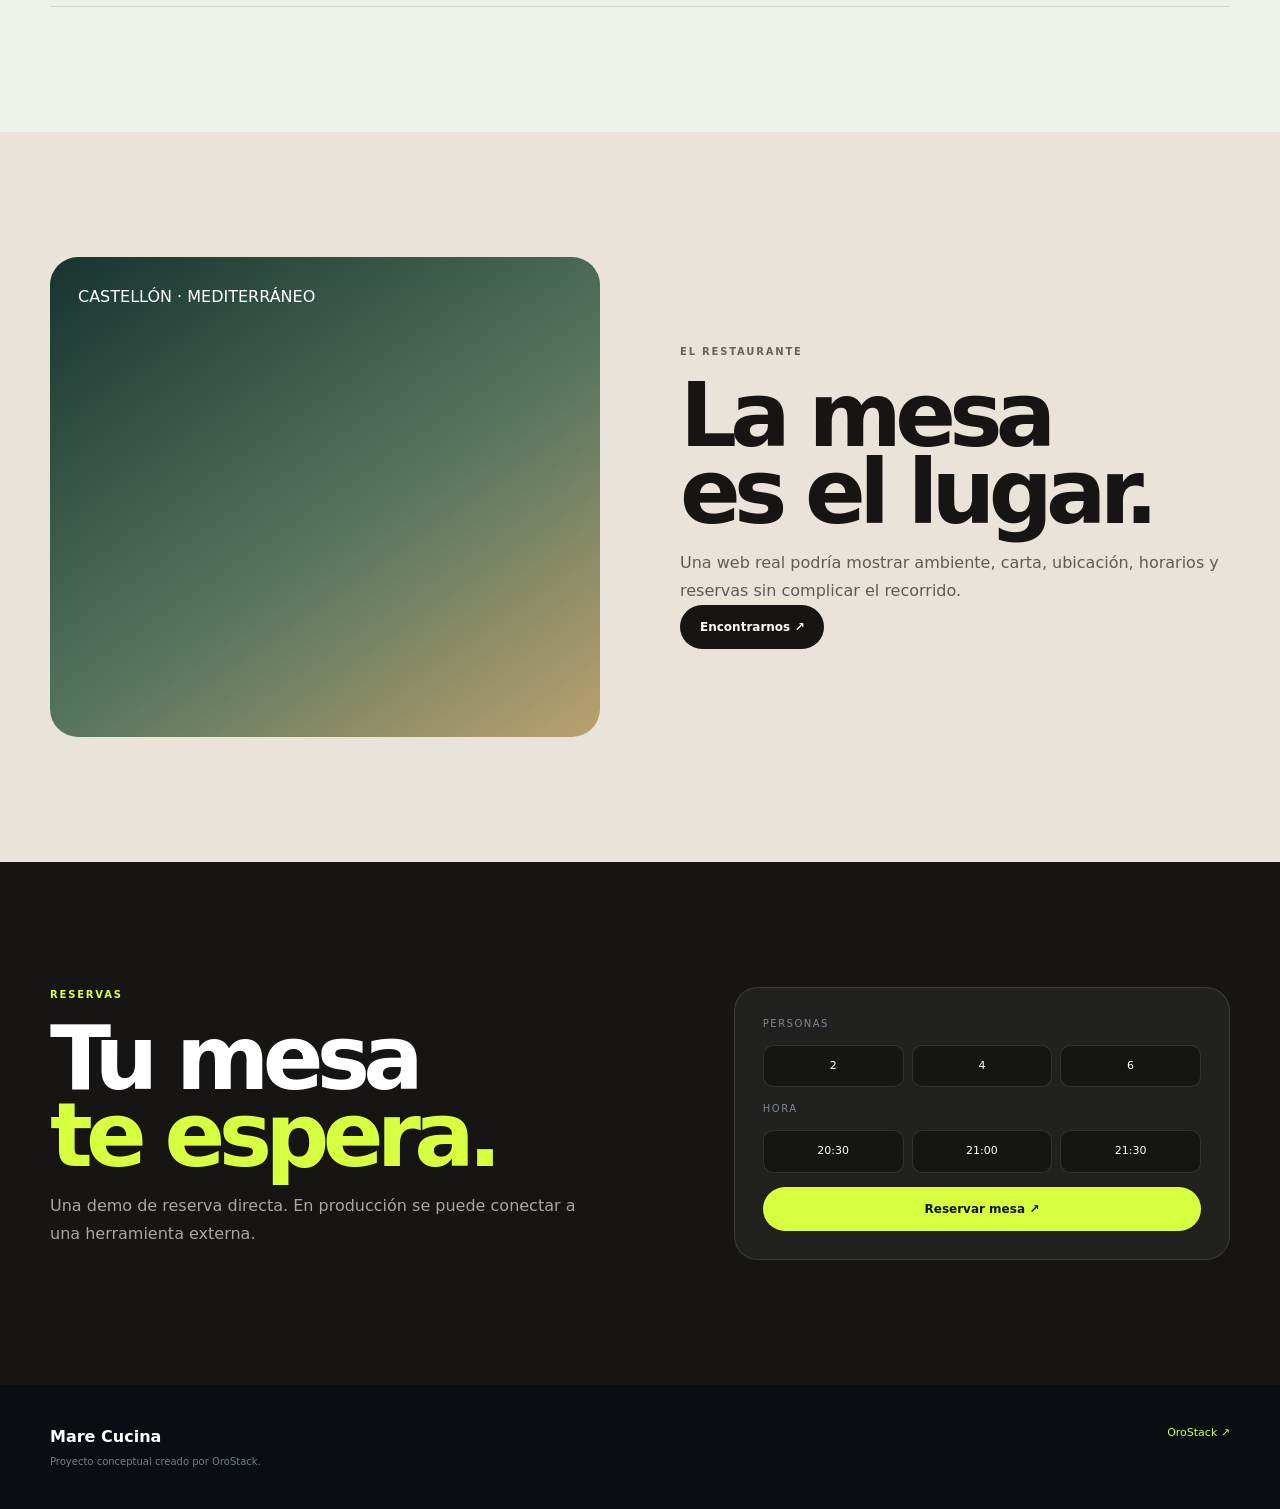
<file: pages/demos/demo-mare-cucina.html>
<!DOCTYPE html><html lang="es"><head><meta charset="UTF-8"><meta name="viewport" content="width=device-width, initial-scale=1.0"><link rel="icon" type="image/png" sizes="64x64" href="../../assets/favicon-64.png?v=9">
  <link rel="icon" type="image/png" sizes="32x32" href="../../assets/favicon-32.png?v=9">
  <link rel="icon" type="image/png" sizes="16x16" href="../../assets/favicon-16.png?v=9">
  <link rel="shortcut icon" href="../../assets/favicon.ico?v=9"><link rel="stylesheet" href="../../css/style.css"><title>OroStack</title></head><body class="demo-site mare-demo"><div class="demo-site-banner">DEMO CONCEPTUAL · OROSTACK <a href="../proyectos/proyecto-mare-cucina.html">Volver al proyecto ↗</a></div><header class="demo-site-nav"><a href="#" class="demo-logo"><span class="brand-mark"><img src="../../assets/logo-mark.png" alt=""></span><b>Mare Cucina</b></a><nav><a href="#carta">La carta</a><a href="#restaurante">Restaurante</a><a href="#reserva">Reservas</a></nav><a href="#reserva" class="demo-nav-btn">Reservar mesa</a></header><main><section class="demo-site-hero"><div><span class="demo-kicker">COCINA MEDITERRÁNEA</span><h1>Sabor<br><em>mediterráneo.</em></h1><p>Producto, fuego y mar en una experiencia pensada para disfrutar sin prisa.</p><div class="demo-actions"><a class="demo-btn light" href="#carta">Ver la carta ↗</a><a class="demo-text-link" href="#reserva">Reservar mesa</a></div></div><div class="demo-dish"><span>MARE</span><b>CUCINA</b></div></section><section class="demo-site-section" id="carta"><div class="demo-section-head"><span class="demo-kicker">LA CARTA</span><h2>Un vistazo<br><em>al menú.</em></h2></div><div class="menu-list"><article><div><span>Entrante</span><h3>Calamares a la brasa</h3><p>Limón, aceite de hierbas y sal marina.</p></div><strong>14 €</strong></article><article><div><span>Principal</span><h3>Arroz del senyoret</h3><p>Caldo de pescado, gambas y sepia.</p></div><strong>22 €</strong></article><article><div><span>Postre</span><h3>Tarta de limón</h3><p>Crema cítrica, merengue y almendra.</p></div><strong>8 €</strong></article></div></section><section class="demo-site-section split-demo" id="restaurante"><div class="restaurant-photo"><span>CASTELLÓN · MEDITERRÁNEO</span></div><div><span class="demo-kicker">EL RESTAURANTE</span><h2>La mesa<br><em>es el lugar.</em></h2><p>Una web real podría mostrar ambiente, carta, ubicación, horarios y reservas sin complicar el recorrido.</p><a class="demo-btn dark" href="#reserva">Encontrarnos ↗</a></div></section><section class="demo-booking" id="reserva"><div><span class="demo-kicker">RESERVAS</span><h2>Tu mesa<br><em>te espera.</em></h2><p>Una demo de reserva directa. En producción se puede conectar a una herramienta externa.</p></div><div class="booking-card"><label>Personas</label><div class="booking-options"><button>2</button><button>4</button><button>6</button></div><label>Hora</label><div class="booking-options"><button>20:30</button><button>21:00</button><button>21:30</button></div><button class="demo-btn lime" data-notify="Demo: aquí se conectaría el sistema de reservas real.">Reservar mesa ↗</button></div></section></main><footer class="demo-site-footer"><div><strong>Mare Cucina</strong><span>Proyecto conceptual creado por OroStack.</span></div><a href="../../index.html">OroStack ↗</a></footer><script src="../../js/main.js"></script></body></html>
</file>
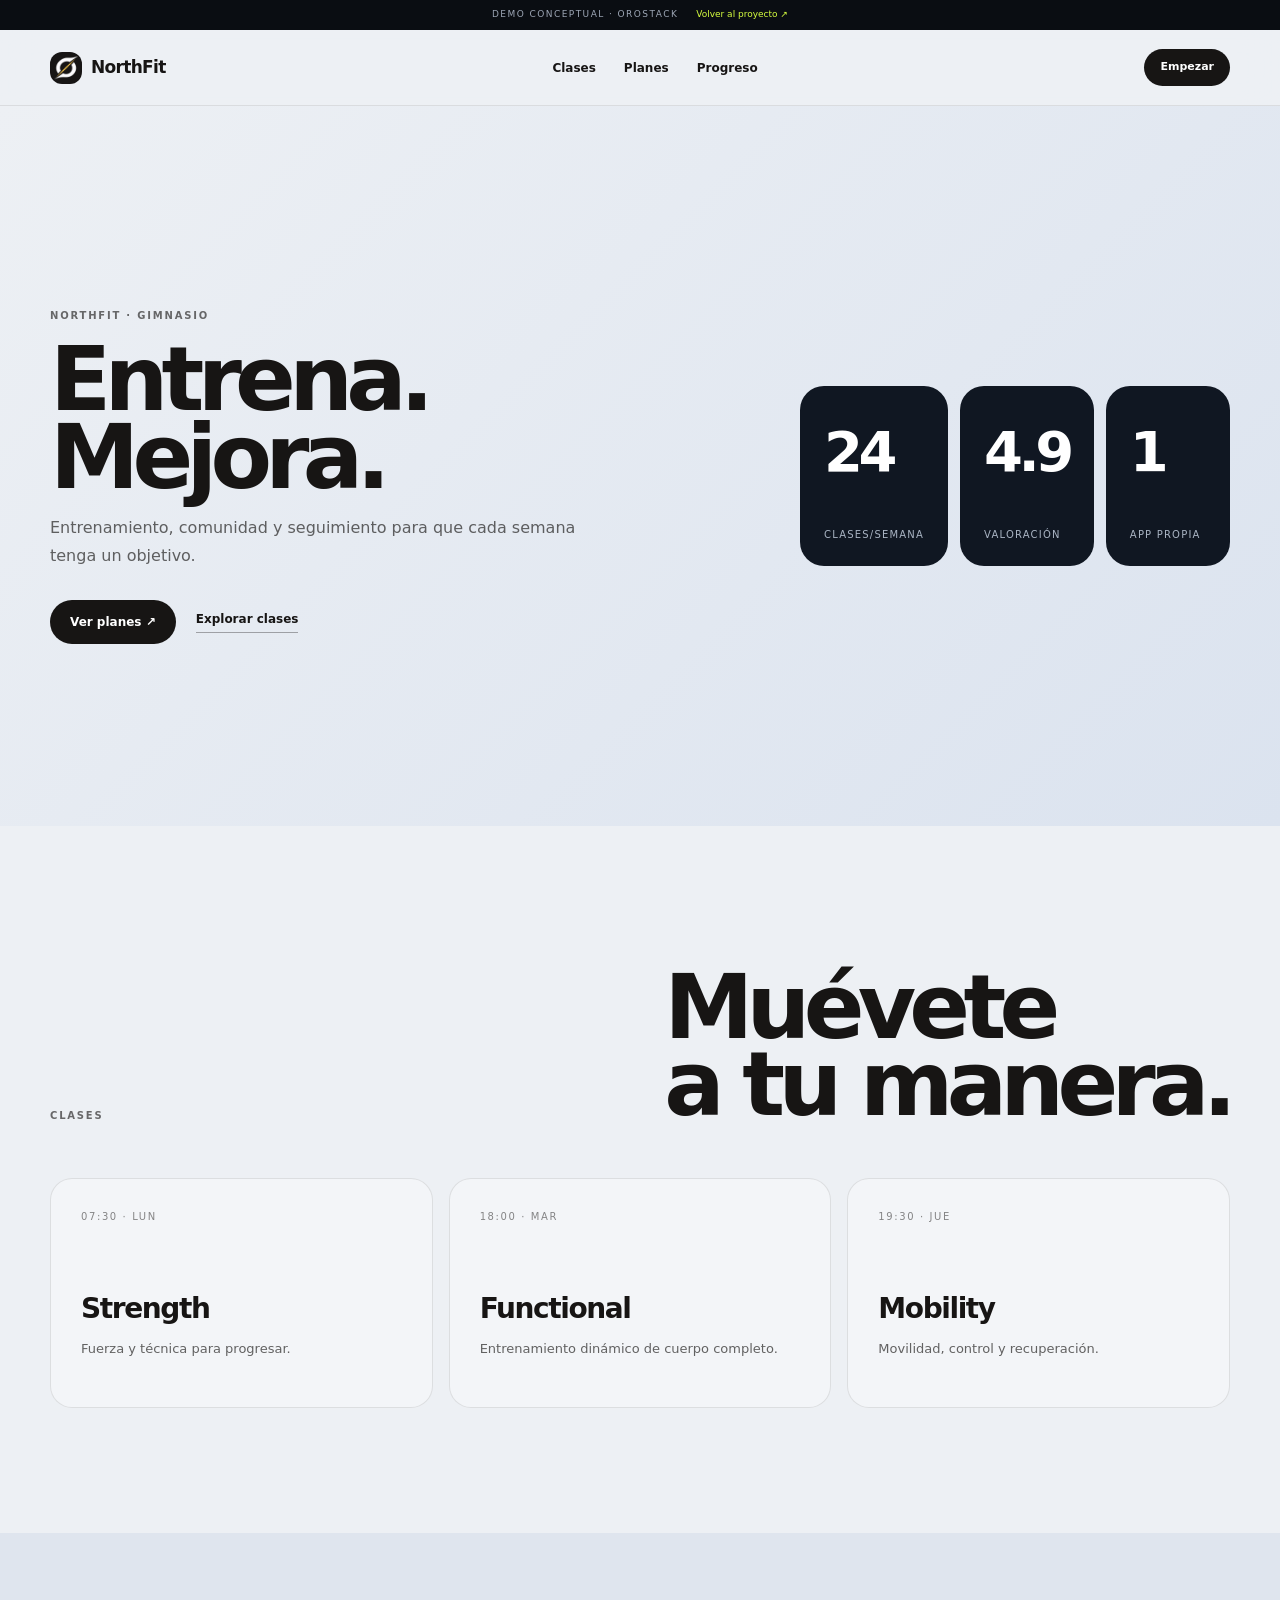
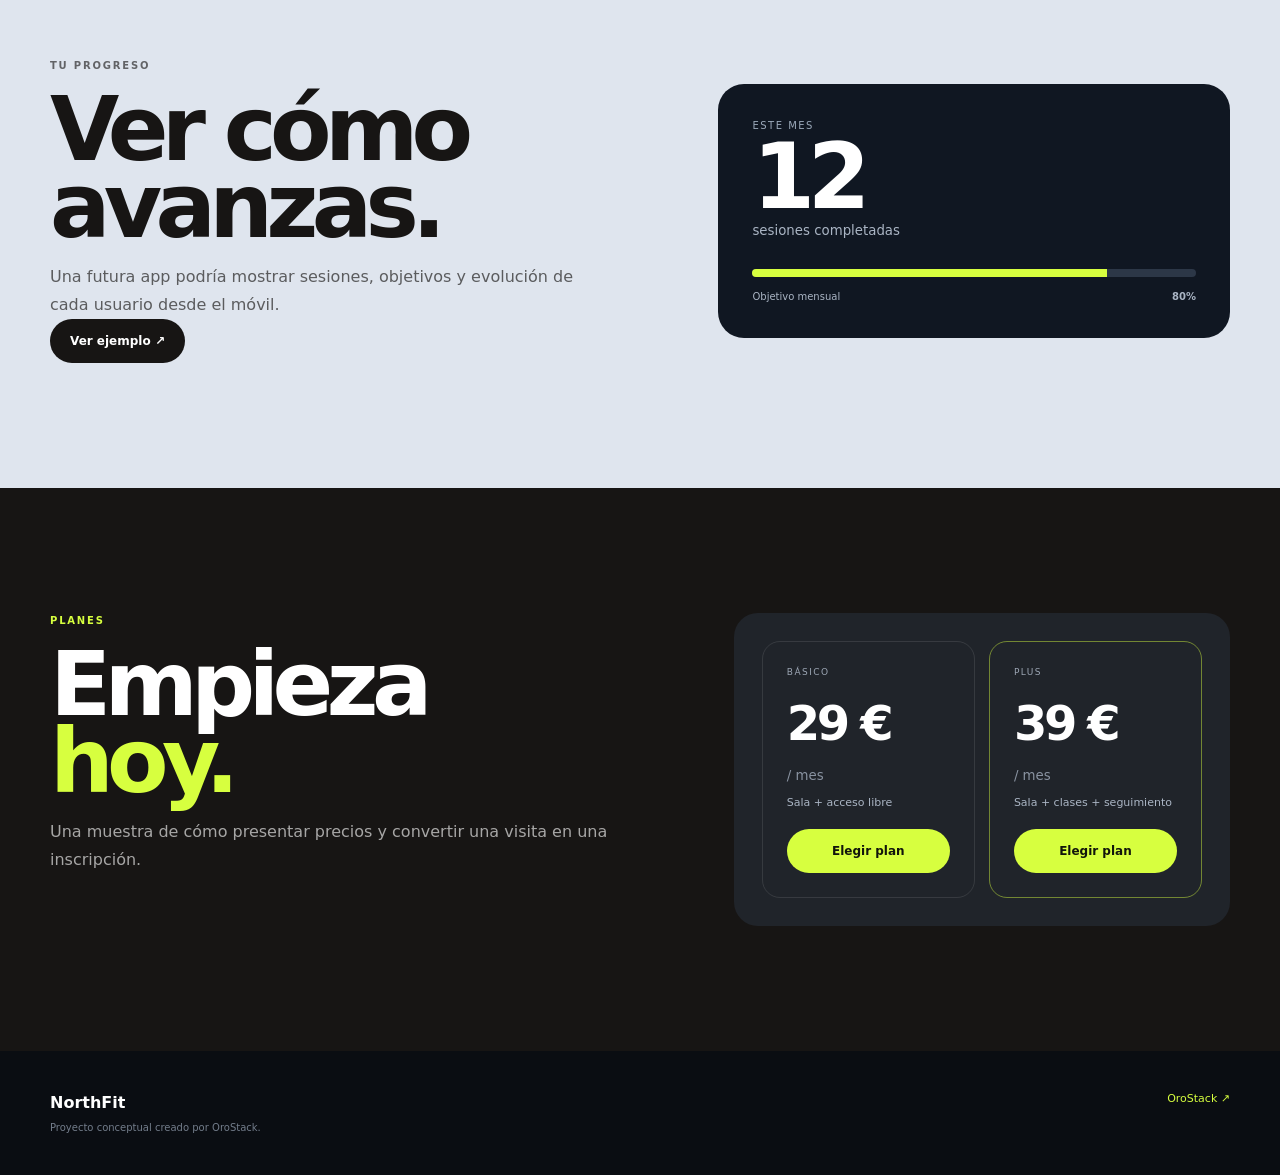
<file: pages/demos/demo-northfit.html>
<!DOCTYPE html><html lang="es"><head><meta charset="UTF-8"><meta name="viewport" content="width=device-width, initial-scale=1.0"><link rel="icon" type="image/png" sizes="64x64" href="../../assets/favicon-64.png?v=9">
  <link rel="icon" type="image/png" sizes="32x32" href="../../assets/favicon-32.png?v=9">
  <link rel="icon" type="image/png" sizes="16x16" href="../../assets/favicon-16.png?v=9">
  <link rel="shortcut icon" href="../../assets/favicon.ico?v=9"><link rel="stylesheet" href="../../css/style.css"><title>OroStack</title></head><body class="demo-site north-demo"><div class="demo-site-banner">DEMO CONCEPTUAL · OROSTACK <a href="../proyectos/proyecto-northfit.html">Volver al proyecto ↗</a></div><header class="demo-site-nav"><a href="#" class="demo-logo"><span class="brand-mark"><img src="../../assets/logo-mark.png" alt=""></span><b>NorthFit</b></a><nav><a href="#clases">Clases</a><a href="#planes">Planes</a><a href="#progreso">Progreso</a></nav><a href="#planes" class="demo-nav-btn">Empezar</a></header><main><section class="demo-site-hero"><div><span class="demo-kicker">NORTHFIT · GIMNASIO</span><h1>Entrena.<br><em>Mejora.</em></h1><p>Entrenamiento, comunidad y seguimiento para que cada semana tenga un objetivo.</p><div class="demo-actions"><a class="demo-btn light" href="#planes">Ver planes ↗</a><a class="demo-text-link" href="#clases">Explorar clases</a></div></div><div class="fitness-stats"><div><strong>24</strong><span>clases/semana</span></div><div><strong>4.9</strong><span>valoración</span></div><div><strong>1</strong><span>app propia</span></div></div></section><section class="demo-site-section" id="clases"><div class="demo-section-head"><span class="demo-kicker">CLASES</span><h2>Muévete<br><em>a tu manera.</em></h2></div><div class="class-grid"><article><span>07:30 · LUN</span><h3>Strength</h3><p>Fuerza y técnica para progresar.</p></article><article><span>18:00 · MAR</span><h3>Functional</h3><p>Entrenamiento dinámico de cuerpo completo.</p></article><article><span>19:30 · JUE</span><h3>Mobility</h3><p>Movilidad, control y recuperación.</p></article></div></section><section class="demo-site-section progress-section" id="progreso"><div><span class="demo-kicker">TU PROGRESO</span><h2>Ver cómo<br><em>avanzas.</em></h2><p>Una futura app podría mostrar sesiones, objetivos y evolución de cada usuario desde el móvil.</p><a class="demo-btn dark" href="#planes">Ver ejemplo ↗</a></div><div class="progress-card"><span>ESTE MES</span><strong>12</strong><small>sesiones completadas</small><div class="progress-bar"><i></i></div><div class="progress-row"><span>Objetivo mensual</span><b>80%</b></div></div></section><section class="demo-booking" id="planes"><div><span class="demo-kicker">PLANES</span><h2>Empieza<br><em>hoy.</em></h2><p>Una muestra de cómo presentar precios y convertir una visita en una inscripción.</p></div><div class="pricing-demo"><article><span>BÁSICO</span><strong>29 €</strong><small>/ mes</small><p>Sala + acceso libre</p><button class="demo-btn lime" data-notify="Demo: el proceso de alta se conectaría al sistema real.">Elegir plan</button></article><article class="featured"><span>PLUS</span><strong>39 €</strong><small>/ mes</small><p>Sala + clases + seguimiento</p><button class="demo-btn lime" data-notify="Demo: el proceso de alta se conectaría al sistema real.">Elegir plan</button></article></div></section></main><footer class="demo-site-footer"><div><strong>NorthFit</strong><span>Proyecto conceptual creado por OroStack.</span></div><a href="../../index.html">OroStack ↗</a></footer><script src="../../js/main.js"></script></body></html>
</file>
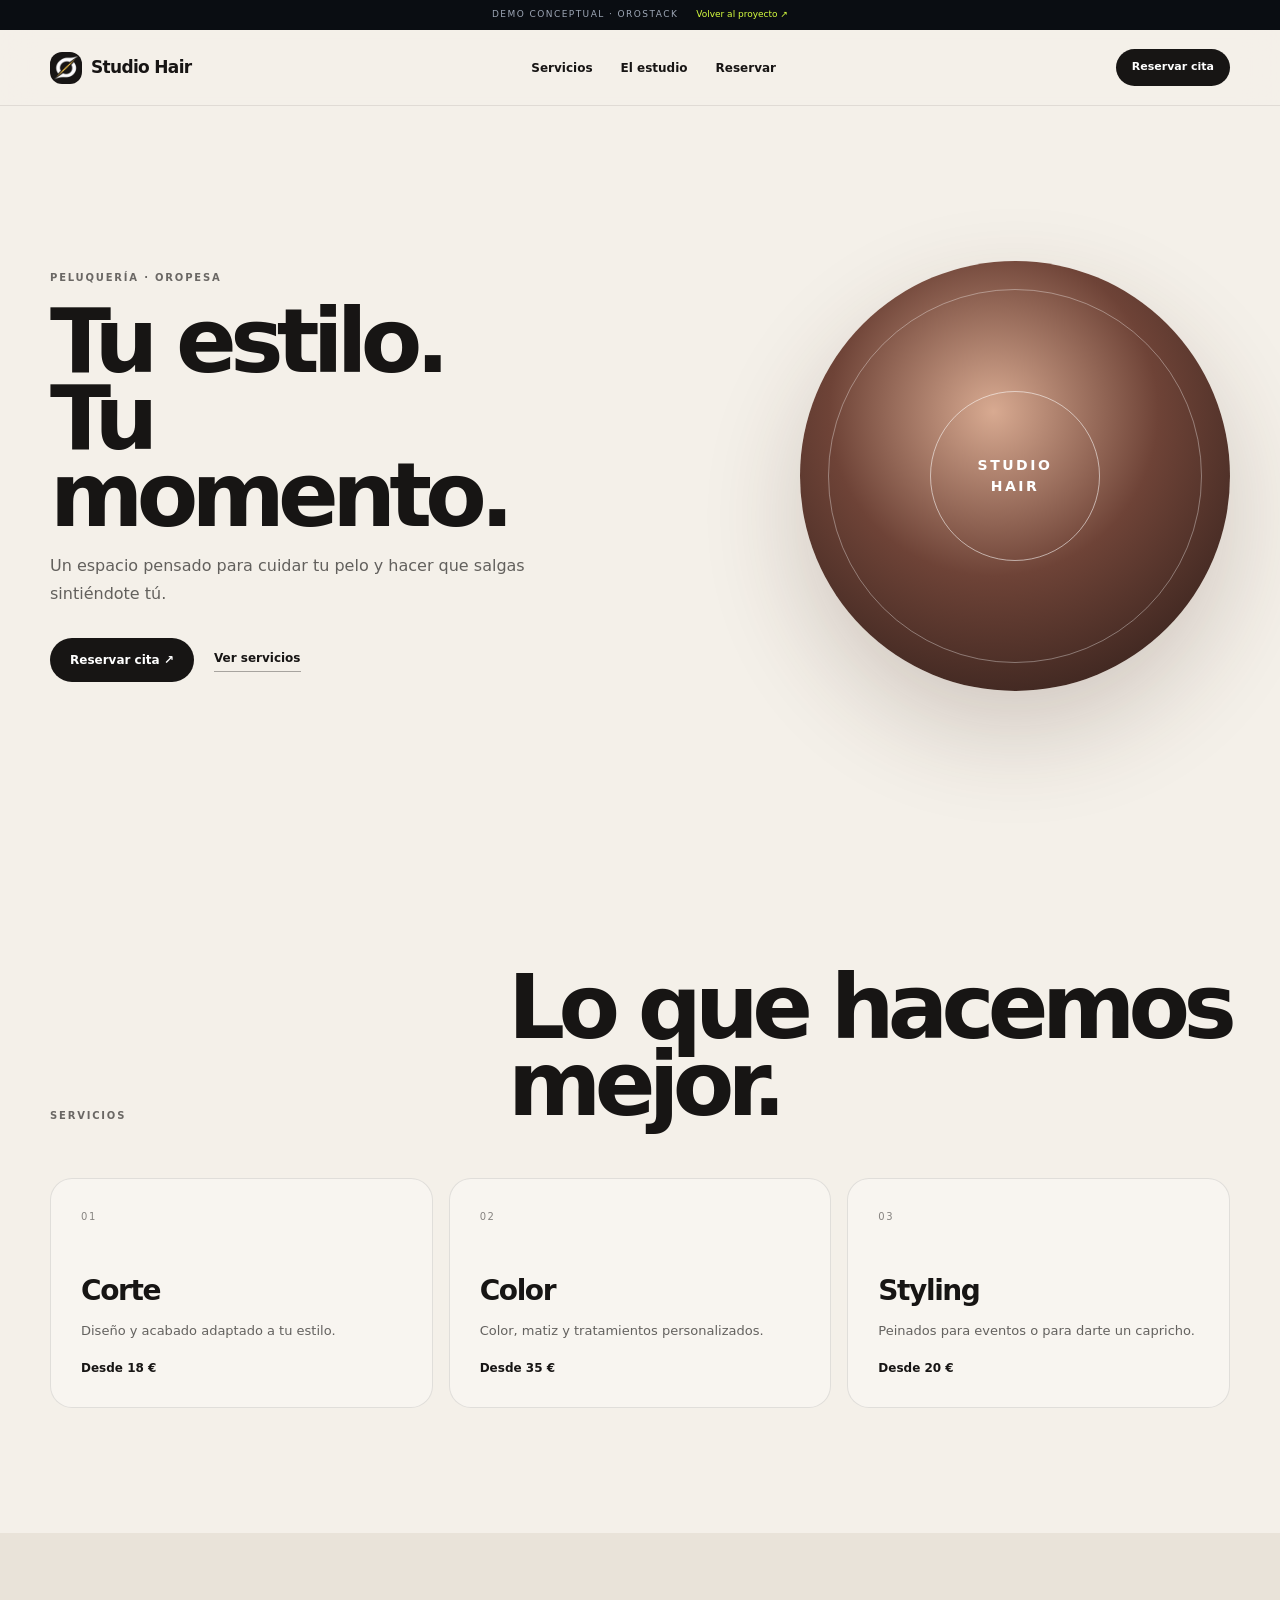
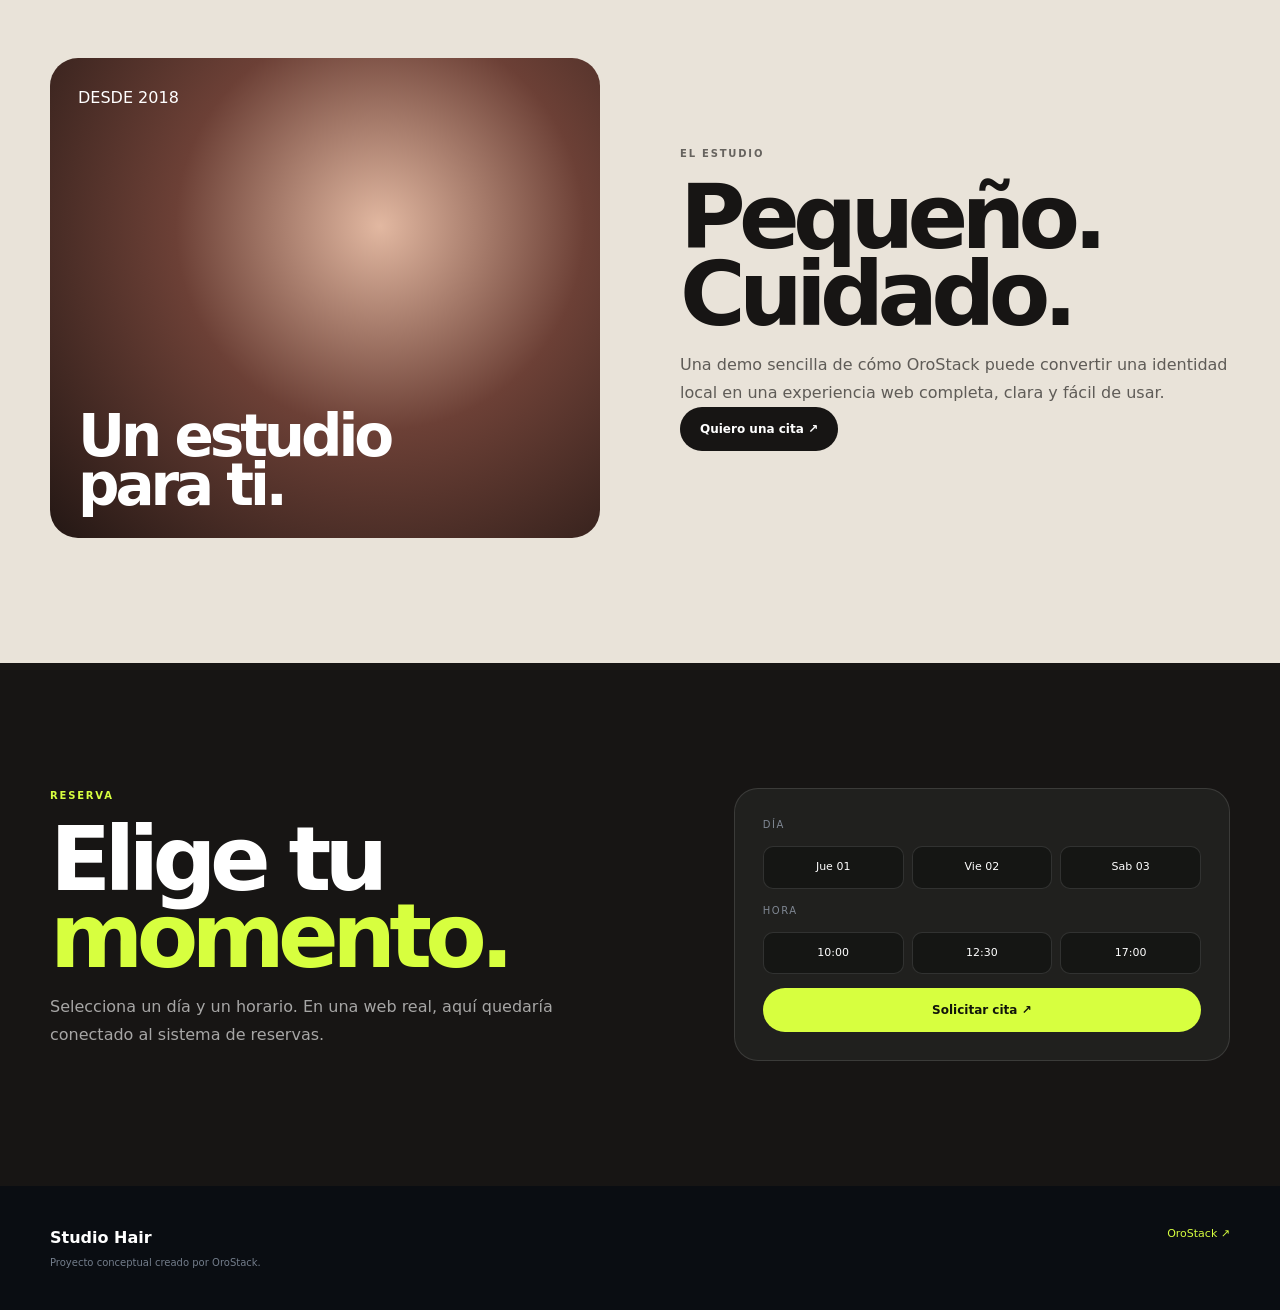
<file: pages/demos/demo-studio-hair.html>
<!DOCTYPE html><html lang="es"><head><meta charset="UTF-8"><meta name="viewport" content="width=device-width, initial-scale=1.0"><link rel="icon" type="image/png" sizes="64x64" href="../../assets/favicon-64.png?v=9">
  <link rel="icon" type="image/png" sizes="32x32" href="../../assets/favicon-32.png?v=9">
  <link rel="icon" type="image/png" sizes="16x16" href="../../assets/favicon-16.png?v=9">
  <link rel="shortcut icon" href="../../assets/favicon.ico?v=9"><link rel="stylesheet" href="../../css/style.css"><title>OroStack</title></head><body class="demo-site studio-demo"><div class="demo-site-banner">DEMO CONCEPTUAL · OROSTACK <a href="../proyectos/proyecto-studio-hair.html">Volver al proyecto ↗</a></div><header class="demo-site-nav"><a href="#" class="demo-logo"><span class="brand-mark"><img src="../../assets/logo-mark.png" alt=""></span><b>Studio Hair</b></a><nav><a href="#servicios">Servicios</a><a href="#estudio">El estudio</a><a href="#cita">Reservar</a></nav><a href="#cita" class="demo-nav-btn">Reservar cita</a></header><main><section class="demo-site-hero"><div><span class="demo-kicker">PELUQUERÍA · OROPESA</span><h1>Tu estilo.<br><em>Tu momento.</em></h1><p>Un espacio pensado para cuidar tu pelo y hacer que salgas sintiéndote tú.</p><div class="demo-actions"><a class="demo-btn light" href="#cita">Reservar cita ↗</a><a class="demo-text-link" href="#servicios">Ver servicios</a></div></div><div class="demo-orbit"><div class="demo-orbit-inner">STUDIO<br>HAIR</div></div></section><section class="demo-site-section" id="servicios"><div class="demo-section-head"><span class="demo-kicker">SERVICIOS</span><h2>Lo que hacemos<br><em>mejor.</em></h2></div><div class="demo-cards"><article><span>01</span><h3>Corte</h3><p>Diseño y acabado adaptado a tu estilo.</p><strong>Desde 18 €</strong></article><article><span>02</span><h3>Color</h3><p>Color, matiz y tratamientos personalizados.</p><strong>Desde 35 €</strong></article><article><span>03</span><h3>Styling</h3><p>Peinados para eventos o para darte un capricho.</p><strong>Desde 20 €</strong></article></div></section><section class="demo-site-section split-demo" id="estudio"><div class="demo-image-card"><span>DESDE 2018</span><b>Un estudio<br>para ti.</b></div><div><span class="demo-kicker">EL ESTUDIO</span><h2>Pequeño.<br><em>Cuidado.</em></h2><p>Una demo sencilla de cómo OroStack puede convertir una identidad local en una experiencia web completa, clara y fácil de usar.</p><a class="demo-btn dark" href="#cita">Quiero una cita ↗</a></div></section><section class="demo-booking" id="cita"><div><span class="demo-kicker">RESERVA</span><h2>Elige tu<br><em>momento.</em></h2><p>Selecciona un día y un horario. En una web real, aquí quedaría conectado al sistema de reservas.</p></div><div class="booking-card"><label>Día</label><div class="booking-options"><button>Jue 01</button><button>Vie 02</button><button>Sab 03</button></div><label>Hora</label><div class="booking-options"><button>10:00</button><button>12:30</button><button>17:00</button></div><button class="demo-btn lime" data-notify="Demo: en un proyecto real esta acción enviaría la solicitud de cita.">Solicitar cita ↗</button></div></section></main><footer class="demo-site-footer"><div><strong>Studio Hair</strong><span>Proyecto conceptual creado por OroStack.</span></div><a href="../../index.html">OroStack ↗</a></footer><script src="../../js/main.js"></script></body></html>
</file>
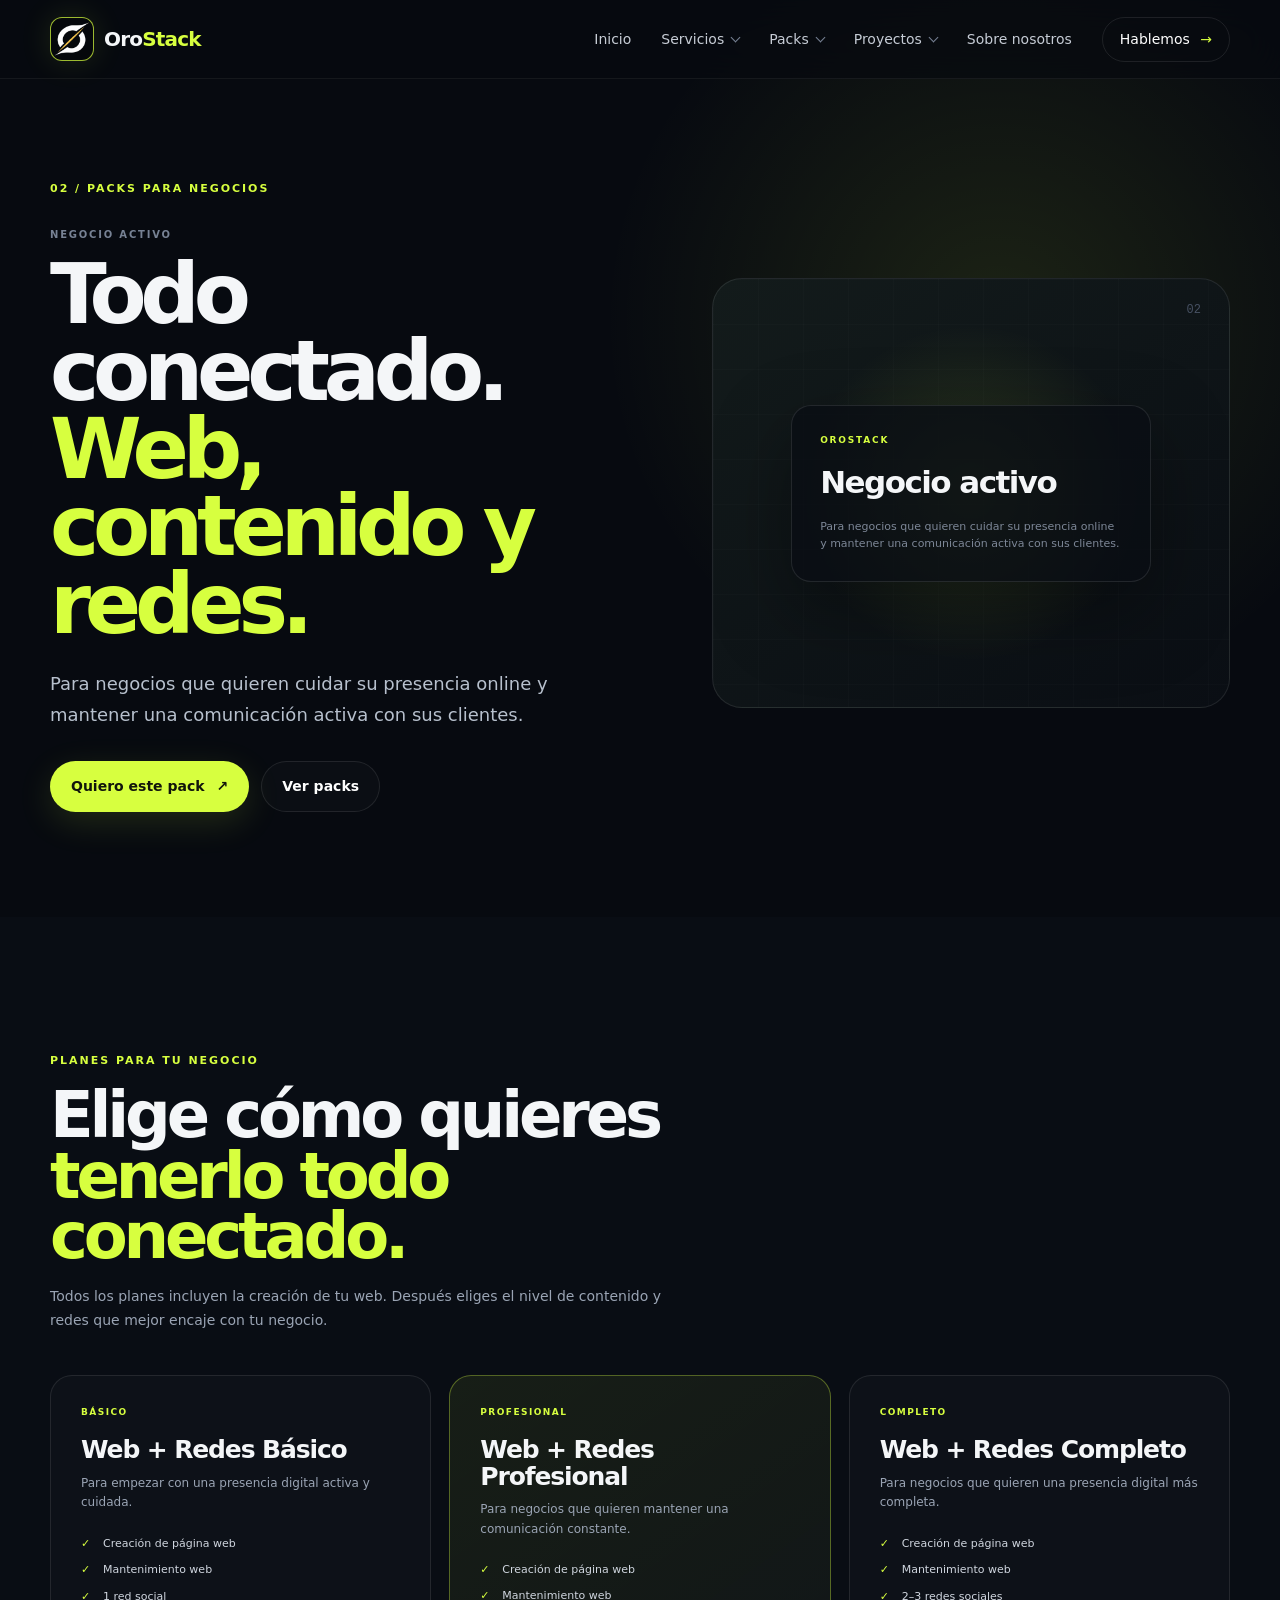
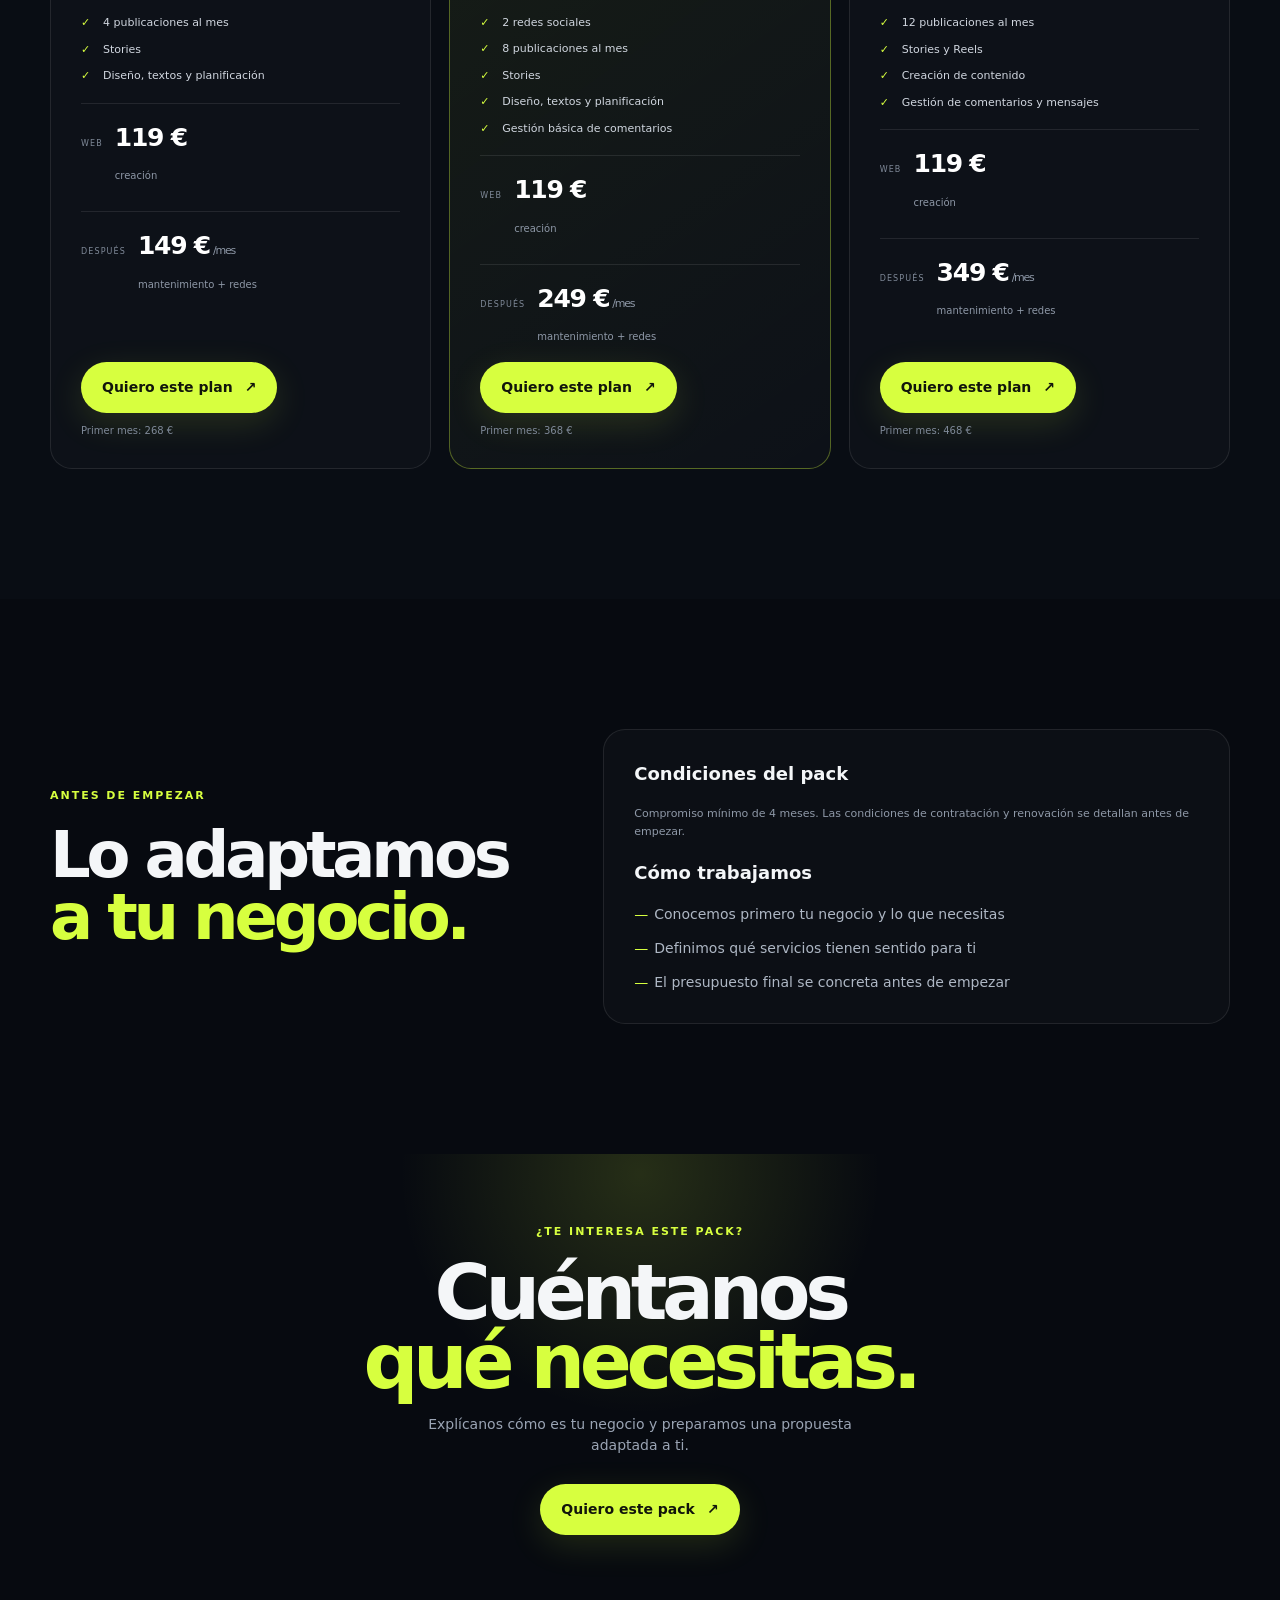
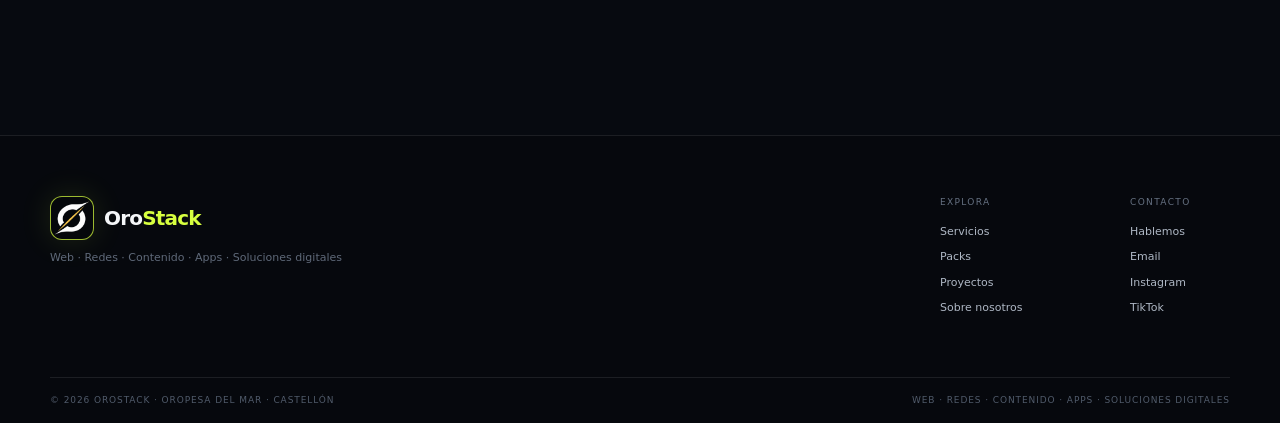
<file: pages/packs/pack-activo.html>
<!DOCTYPE html>
<html lang="es">
<head>
  <meta charset="UTF-8">
  <meta name="viewport" content="width=device-width, initial-scale=1.0">
  <meta name="description" content="Para negocios que quieren cuidar su presencia online y mantener una comunicación activa con sus clientes.">
  <title>OroStack</title>
  <link rel="icon" type="image/png" sizes="64x64" href="../../assets/favicon-64.png?v=9">
  <link rel="icon" type="image/png" sizes="32x32" href="../../assets/favicon-32.png?v=9">
  <link rel="icon" type="image/png" sizes="16x16" href="../../assets/favicon-16.png?v=9">
  <link rel="shortcut icon" href="../../assets/favicon.ico?v=9">
  <link rel="apple-touch-icon" sizes="180x180" href="../../assets/apple-touch-icon.png?v=9">
  <link rel="stylesheet" href="../../css/style.css">
</head>
<body class="detail-page pack-activo-page">
<header class="site-header">
  <nav class="nav container">
    <a class="brand" href="../../index.html" aria-label="OroStack inicio">
      <span class="brand-mark"><img src="../../assets/logo-mark.png" alt=""></span><span>Oro<span class="accent">Stack</span></span>
    </a>
    <button class="menu-toggle" aria-label="Abrir menú" aria-expanded="false"><span></span><span></span><span></span></button>
    <div class="nav-links">
      <a href="../../index.html#inicio">Inicio</a>
      <div class="nav-dropdown">
        <a href="../../index.html#servicios" class="nav-dropdown-trigger">Servicios <span class="chevron" aria-hidden="true"></span></a>
        <div class="dropdown-menu">
          <a class="dropdown-all" href="../../index.html#servicios"><strong>Ver todos los servicios</strong><small>Ir a la sección principal</small></a>
          <a href="../servicios/servicio-web.html"><strong>Páginas web</strong><small>Web, reservas y presencia online</small></a>
          <a href="../servicios/servicio-apps.html"><strong>Apps para tu negocio</strong><small>Aplicaciones móviles para tu negocio</small></a>
          <a href="../servicios/servicio-software.html"><strong>Herramientas digitales</strong><small>Gestión y soluciones a medida</small></a>
          <a href="../servicios/servicio-contenido.html"><strong>Redes y contenido</strong><small>Redes sociales, fotografía y vídeo</small></a>
        </div>
      </div>
      <div class="nav-dropdown active">
        <a href="../../index.html#packs" class="nav-dropdown-trigger">Packs <span class="chevron" aria-hidden="true"></span></a>
        <div class="dropdown-menu">
          <a class="dropdown-all" href="../../index.html#packs"><strong>Ver todos los packs</strong><small>Soluciones para digitalizar tu negocio</small></a>
          <a href="pack-presencia.html"><strong>Presencia digital</strong><small>Web + mantenimiento</small></a>
          <a href="pack-activo.html"><strong>Negocio activo</strong><small>Web + redes + contenido</small></a>
          <a href="pack-medida.html"><strong>Digitalización a medida</strong><small>Soluciones adaptadas a tu negocio</small></a>
        </div>
      </div>
      <div class="nav-dropdown">
        <a href="../../index.html#proyectos" class="nav-dropdown-trigger">Proyectos <span class="chevron" aria-hidden="true"></span></a>
        <div class="dropdown-menu">
          <a class="dropdown-all" href="../../index.html#proyectos"><strong>Ver todos los proyectos</strong><small>Ir a la sección principal</small></a>
          <a href="../proyectos/proyecto-studio-hair.html"><strong>Studio Hair</strong><small>Web + reservas</small></a>
          <a href="../proyectos/proyecto-mare-cucina.html"><strong>Mare Cucina</strong><small>Web corporativa</small></a>
          <a href="../proyectos/proyecto-northfit.html"><strong>NorthFit</strong><small>Web + app</small></a>
        </div>
      </div>
      <a href="../../index.html#sobre-nosotros">Sobre nosotros</a>
      <a href="../contacto.html" class="nav-cta">Hablemos <span>→</span></a>
    </div>
  </nav>
</header>
<main><section class="detail-hero">
  <div class="container detail-hero-grid">
    <div class="reveal">
      <span class="section-label">02 / Packs para negocios</span>
      <div class="detail-kicker">Negocio activo</div>
      <h1>Todo conectado.<br><span>Web, contenido y redes.</span></h1>
      <p>Para negocios que quieren cuidar su presencia online y mantener una comunicación activa con sus clientes.</p>
      <div class="detail-actions"><a href="../contacto.html?servicio=pack-activo" class="btn btn-primary">Quiero este pack <span>↗</span></a><a href="../../index.html#packs" class="btn btn-secondary">Ver packs</a></div>
    </div>
    <div class="detail-visual reveal delay-1">
      <div class="detail-visual-number">02</div>
      <div class="detail-visual-orb"></div>
      <div class="detail-visual-card"><span>OROSTACK</span><strong>Negocio activo</strong><small>Para negocios que quieren cuidar su presencia online y mantener una comunicación activa con sus clientes.</small></div>
    </div>
  </div>
</section>
<section class="detail-content section"><div class="container">
      <div class="content-intro reveal"><span class="section-label">Planes para tu negocio</span><h2>Elige cómo quieres<br><span>tenerlo todo conectado.</span></h2><p>Todos los planes incluyen la creación de tu web. Después eliges el nivel de contenido y redes que mejor encaje con tu negocio.</p></div>
      <div class="active-pack-plans">
        <article class="active-pack-plan reveal"><span class="plan-tag">BÁSICO</span><h3>Web + Redes Básico</h3><p>Para empezar con una presencia digital activa y cuidada.</p><ul class="detail-list"><li>Creación de página web</li><li>Mantenimiento web</li><li>1 red social</li><li>4 publicaciones al mes</li><li>Stories</li><li>Diseño, textos y planificación</li></ul><div class="plan-price"><small>WEB</small><strong>119 €</strong><span>creación</span></div><div class="plan-price"><small>DESPUÉS</small><strong>149 €<em>/mes</em></strong><span>mantenimiento + redes</span></div><a href="../contacto.html?servicio=pack-activo-basico" class="btn btn-primary">Quiero este plan <span>↗</span></a><small class="first-month-note">Primer mes: 268 €</small></article>
        <article class="active-pack-plan plan-featured reveal delay-1"><span class="plan-tag">PROFESIONAL</span><h3>Web + Redes Profesional</h3><p>Para negocios que quieren mantener una comunicación constante.</p><ul class="detail-list"><li>Creación de página web</li><li>Mantenimiento web</li><li>2 redes sociales</li><li>8 publicaciones al mes</li><li>Stories</li><li>Diseño, textos y planificación</li><li>Gestión básica de comentarios</li></ul><div class="plan-price"><small>WEB</small><strong>119 €</strong><span>creación</span></div><div class="plan-price"><small>DESPUÉS</small><strong>249 €<em>/mes</em></strong><span>mantenimiento + redes</span></div><a href="../contacto.html?servicio=pack-activo-profesional" class="btn btn-primary">Quiero este plan <span>↗</span></a><small class="first-month-note">Primer mes: 368 €</small></article>
        <article class="active-pack-plan reveal delay-2"><span class="plan-tag">COMPLETO</span><h3>Web + Redes Completo</h3><p>Para negocios que quieren una presencia digital más completa.</p><ul class="detail-list"><li>Creación de página web</li><li>Mantenimiento web</li><li>2–3 redes sociales</li><li>12 publicaciones al mes</li><li>Stories y Reels</li><li>Creación de contenido</li><li>Gestión de comentarios y mensajes</li></ul><div class="plan-price"><small>WEB</small><strong>119 €</strong><span>creación</span></div><div class="plan-price"><small>DESPUÉS</small><strong>349 €<em>/mes</em></strong><span>mantenimiento + redes</span></div><a href="../contacto.html?servicio=pack-activo-completo" class="btn btn-primary">Quiero este plan <span>↗</span></a><small class="first-month-note">Primer mes: 468 €</small></article>
      </div>
    </div></section>
<section class="limitations section">
  <div class="container limitations-grid">
    <div><span class="section-label">Antes de empezar</span><h2>Lo adaptamos<br><span>a tu negocio.</span></h2></div>
    <div class="limitations-card"><h3>Condiciones del pack</h3><p class="pack-condition">Compromiso mínimo de 4 meses. Las condiciones de contratación y renovación se detallan antes de empezar.</p><h3>Cómo trabajamos</h3><ul><li>Conocemos primero tu negocio y lo que necesitas</li><li>Definimos qué servicios tienen sentido para ti</li><li>El presupuesto final se concreta antes de empezar</li></ul></div>
  </div>
</section>
<section class="detail-cta"><div class="container"><div class="cta-box reveal"><div class="cta-glow"></div><span class="section-label">¿Te interesa este pack?</span><h2>Cuéntanos<br><span>qué necesitas.</span></h2><p>Explícanos cómo es tu negocio y preparamos una propuesta adaptada a ti.</p><a href="../contacto.html?servicio=pack-activo" class="btn btn-primary">Quiero este pack <span>↗</span></a></div></div></section></main>
<footer class="footer">
  <div class="container footer-main">
    <div>
      <a class="brand footer-brand" href="../../index.html"><span class="brand-mark"><img src="../../assets/logo-mark.png" alt=""></span><span>Oro<span class="accent">Stack</span></span></a>
      <p>Web · Redes · Contenido · Apps · Soluciones digitales</p>
    </div>
    <div class="footer-links">
      <div><span>Explora</span><a href="../../index.html#servicios">Servicios</a><a href="../../index.html#packs">Packs</a><a href="../../index.html#proyectos">Proyectos</a><a href="../../index.html#sobre-nosotros">Sobre nosotros</a></div>
      <div><span>Contacto</span><a href="../contacto.html">Hablemos</a><a href="mailto:oroostack@gmail.com">Email</a><a href="https://www.instagram.com/orostack/" target="_blank" rel="noopener">Instagram</a><a href="https://www.tiktok.com/@orostack" target="_blank" rel="noopener">TikTok</a></div>
    </div>
  </div>
  <div class="container footer-bottom"><span>© 2026 OroStack · Oropesa del Mar · Castellón</span><span>Web · Redes · Contenido · Apps · Soluciones digitales</span></div>
</footer>
<script src="../../js/main.js"></script>
</body>
</html>
</file>
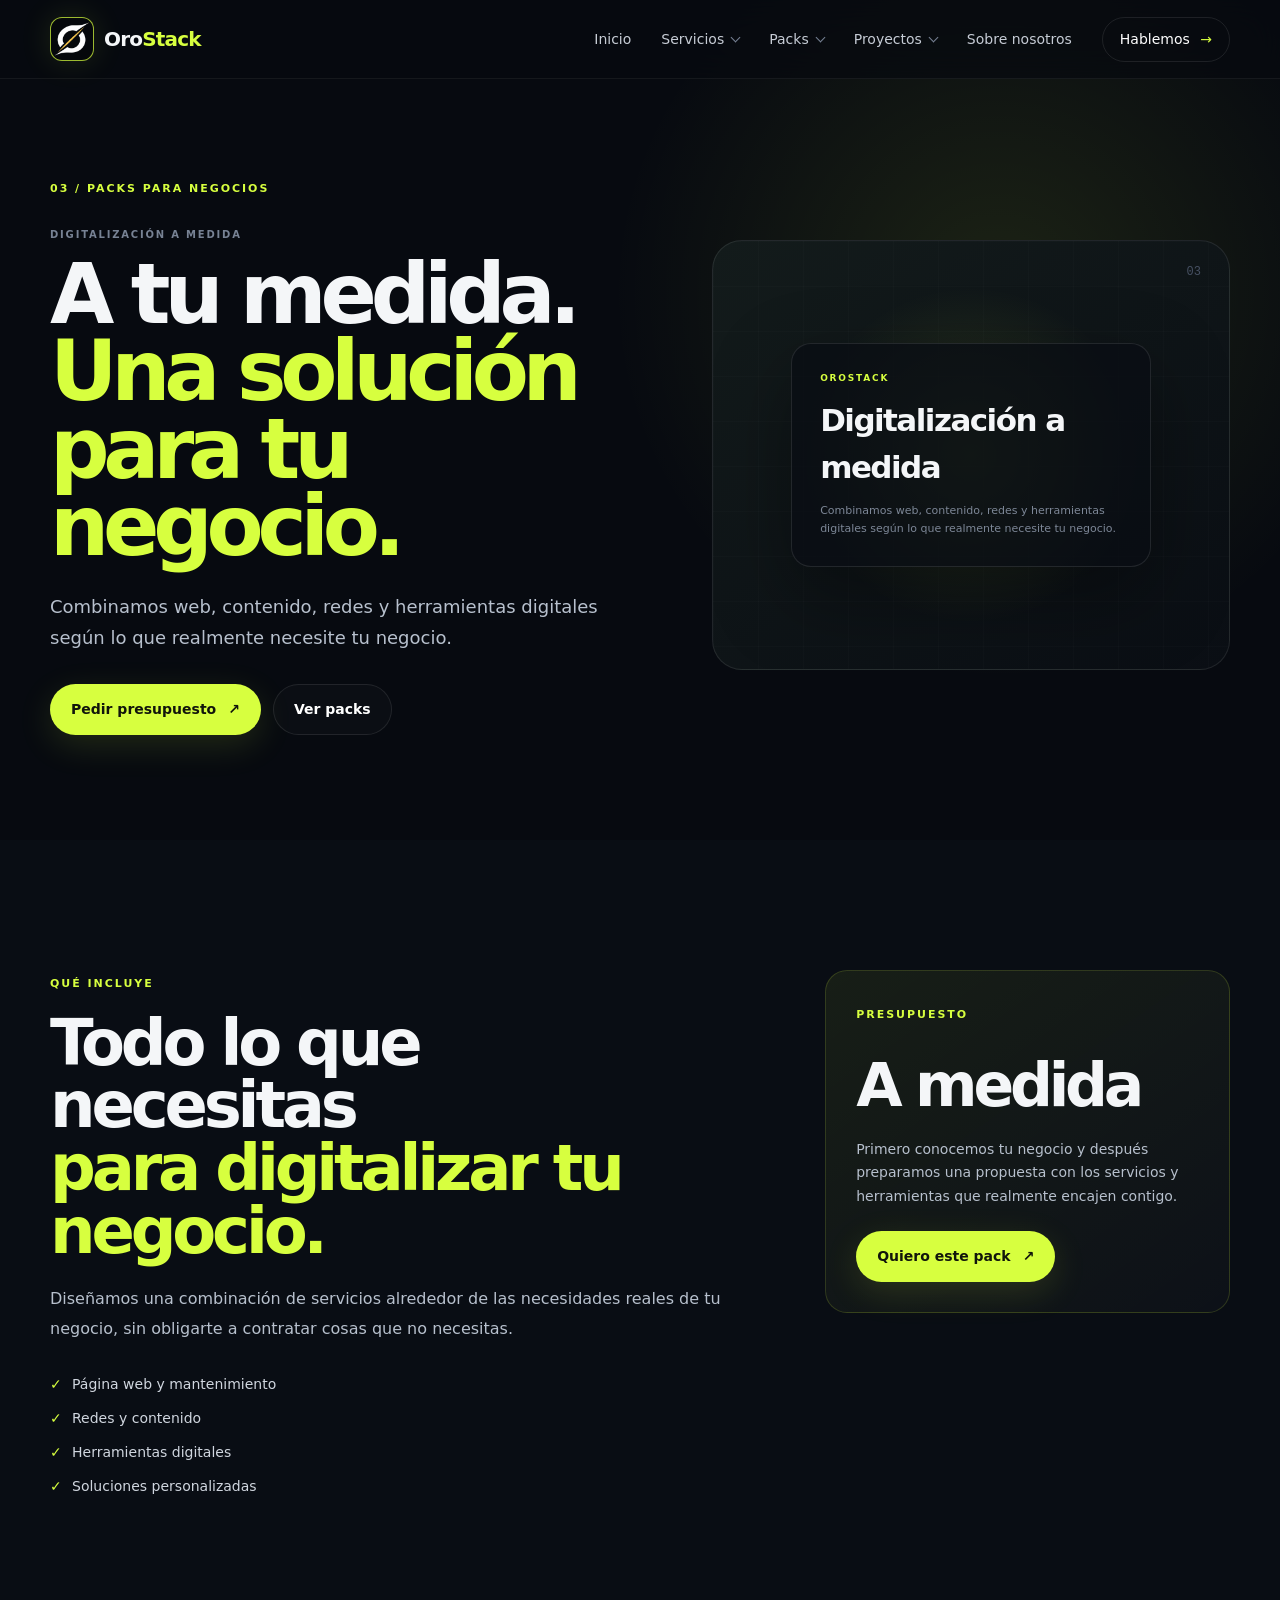
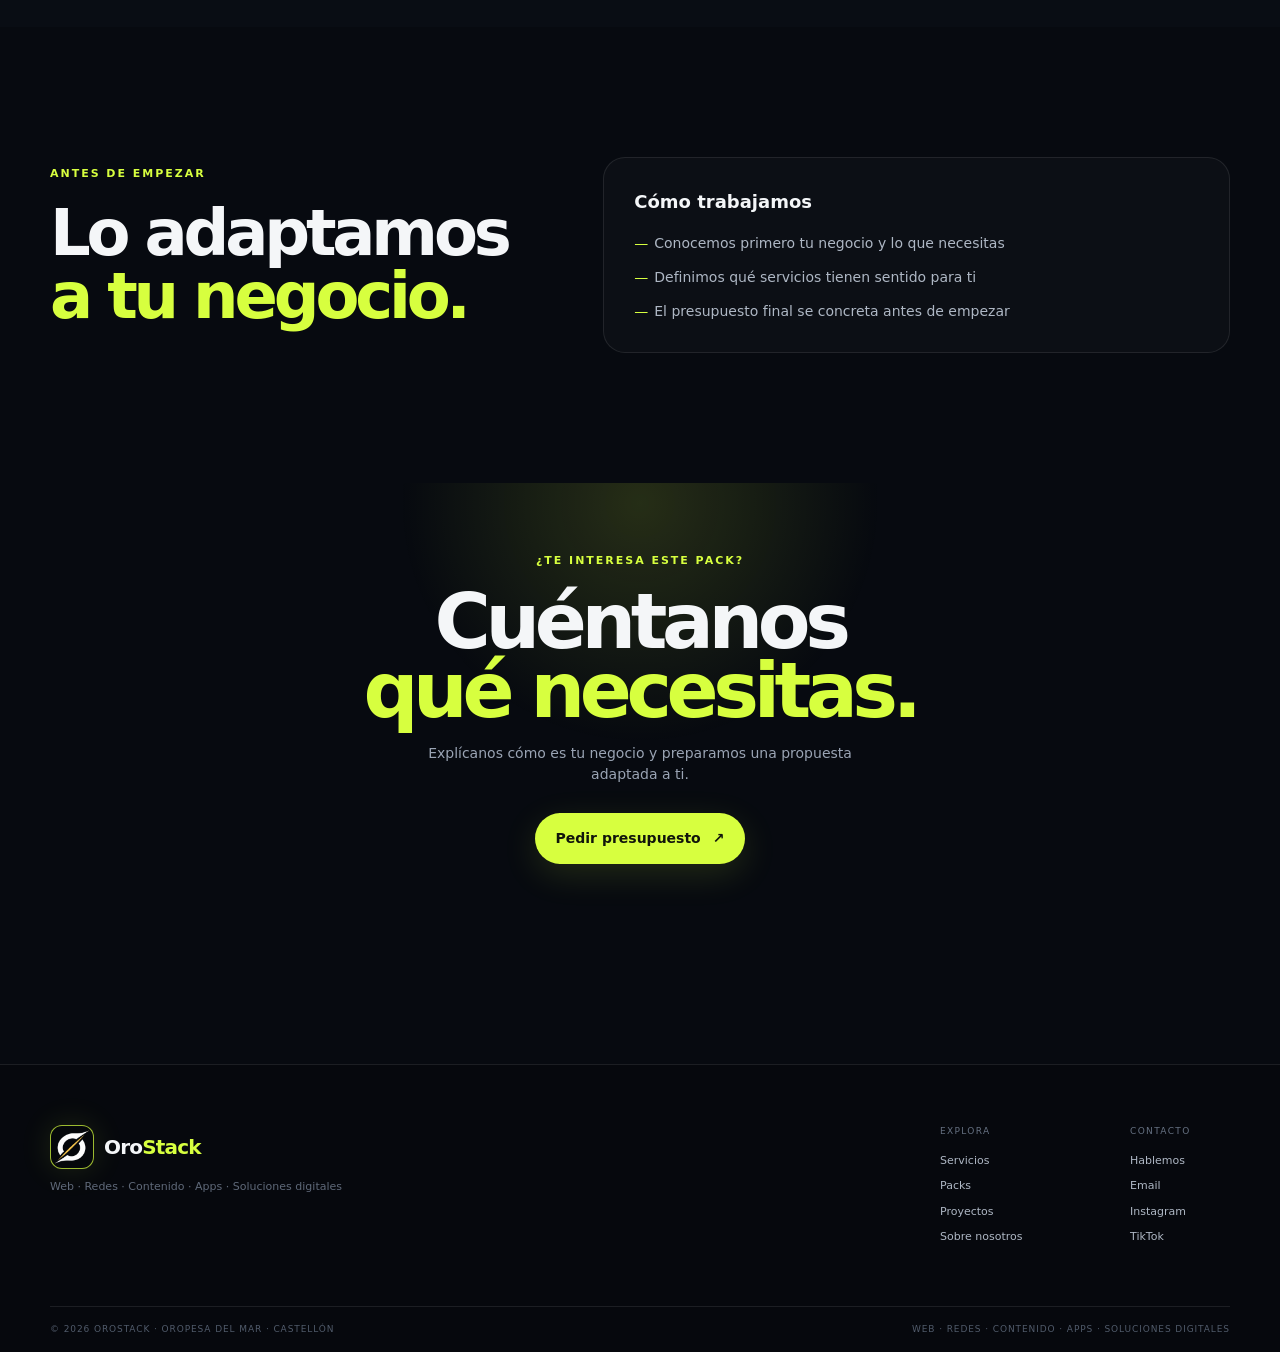
<file: pages/packs/pack-medida.html>
<!DOCTYPE html>
<html lang="es">
<head>
  <meta charset="UTF-8">
  <meta name="viewport" content="width=device-width, initial-scale=1.0">
  <meta name="description" content="Combinamos web, contenido, redes y herramientas digitales según lo que realmente necesite tu negocio.">
  <title>OroStack</title>
  <link rel="icon" type="image/png" sizes="64x64" href="../../assets/favicon-64.png?v=9">
  <link rel="icon" type="image/png" sizes="32x32" href="../../assets/favicon-32.png?v=9">
  <link rel="icon" type="image/png" sizes="16x16" href="../../assets/favicon-16.png?v=9">
  <link rel="shortcut icon" href="../../assets/favicon.ico?v=9">
  <link rel="apple-touch-icon" sizes="180x180" href="../../assets/apple-touch-icon.png?v=9">
  <link rel="stylesheet" href="../../css/style.css">
</head>
<body class="detail-page pack-medida-page">
<header class="site-header">
  <nav class="nav container">
    <a class="brand" href="../../index.html" aria-label="OroStack inicio">
      <span class="brand-mark"><img src="../../assets/logo-mark.png" alt=""></span><span>Oro<span class="accent">Stack</span></span>
    </a>
    <button class="menu-toggle" aria-label="Abrir menú" aria-expanded="false"><span></span><span></span><span></span></button>
    <div class="nav-links">
      <a href="../../index.html#inicio">Inicio</a>
      <div class="nav-dropdown">
        <a href="../../index.html#servicios" class="nav-dropdown-trigger">Servicios <span class="chevron" aria-hidden="true"></span></a>
        <div class="dropdown-menu">
          <a class="dropdown-all" href="../../index.html#servicios"><strong>Ver todos los servicios</strong><small>Ir a la sección principal</small></a>
          <a href="../servicios/servicio-web.html"><strong>Páginas web</strong><small>Web, reservas y presencia online</small></a>
          <a href="../servicios/servicio-apps.html"><strong>Apps para tu negocio</strong><small>Aplicaciones móviles para tu negocio</small></a>
          <a href="../servicios/servicio-software.html"><strong>Herramientas digitales</strong><small>Gestión y soluciones a medida</small></a>
          <a href="../servicios/servicio-contenido.html"><strong>Redes y contenido</strong><small>Redes sociales, fotografía y vídeo</small></a>
        </div>
      </div>
      <div class="nav-dropdown active">
        <a href="../../index.html#packs" class="nav-dropdown-trigger">Packs <span class="chevron" aria-hidden="true"></span></a>
        <div class="dropdown-menu">
          <a class="dropdown-all" href="../../index.html#packs"><strong>Ver todos los packs</strong><small>Soluciones para digitalizar tu negocio</small></a>
          <a href="pack-presencia.html"><strong>Presencia digital</strong><small>Web + mantenimiento</small></a>
          <a href="pack-activo.html"><strong>Negocio activo</strong><small>Web + redes + contenido</small></a>
          <a href="pack-medida.html"><strong>Digitalización a medida</strong><small>Soluciones adaptadas a tu negocio</small></a>
        </div>
      </div>
      <div class="nav-dropdown">
        <a href="../../index.html#proyectos" class="nav-dropdown-trigger">Proyectos <span class="chevron" aria-hidden="true"></span></a>
        <div class="dropdown-menu">
          <a class="dropdown-all" href="../../index.html#proyectos"><strong>Ver todos los proyectos</strong><small>Ir a la sección principal</small></a>
          <a href="../proyectos/proyecto-studio-hair.html"><strong>Studio Hair</strong><small>Web + reservas</small></a>
          <a href="../proyectos/proyecto-mare-cucina.html"><strong>Mare Cucina</strong><small>Web corporativa</small></a>
          <a href="../proyectos/proyecto-northfit.html"><strong>NorthFit</strong><small>Web + app</small></a>
        </div>
      </div>
      <a href="../../index.html#sobre-nosotros">Sobre nosotros</a>
      <a href="../contacto.html" class="nav-cta">Hablemos <span>→</span></a>
    </div>
  </nav>
</header>
<main><section class="detail-hero">
  <div class="container detail-hero-grid">
    <div class="reveal">
      <span class="section-label">03 / Packs para negocios</span>
      <div class="detail-kicker">Digitalización a medida</div>
      <h1>A tu medida.<br><span>Una solución para tu negocio.</span></h1>
      <p>Combinamos web, contenido, redes y herramientas digitales según lo que realmente necesite tu negocio.</p>
      <div class="detail-actions"><a href="../contacto.html?servicio=pack-medida" class="btn btn-primary">Pedir presupuesto <span>↗</span></a><a href="../../index.html#packs" class="btn btn-secondary">Ver packs</a></div>
    </div>
    <div class="detail-visual reveal delay-1">
      <div class="detail-visual-number">03</div>
      <div class="detail-visual-orb"></div>
      <div class="detail-visual-card"><span>OROSTACK</span><strong>Digitalización a medida</strong><small>Combinamos web, contenido, redes y herramientas digitales según lo que realmente necesite tu negocio.</small></div>
    </div>
  </div>
</section>
<section class="detail-content section">
  <div class="container detail-columns">
    <div class="detail-copy reveal"><span class="section-label">Qué incluye</span><h2>Todo lo que necesitas<br><span>para digitalizar tu negocio.</span></h2><p>Diseñamos una combinación de servicios alrededor de las necesidades reales de tu negocio, sin obligarte a contratar cosas que no necesitas.</p><ul class="detail-list"><li>Página web y mantenimiento</li><li>Redes y contenido</li><li>Herramientas digitales</li><li>Soluciones personalizadas</li></ul></div>
    <aside class="price-card reveal delay-1"><span class="section-label">Presupuesto</span><div class="price">A medida</div><p>Primero conocemos tu negocio y después preparamos una propuesta con los servicios y herramientas que realmente encajen contigo.</p><a href="../contacto.html?servicio=pack-medida" class="btn btn-primary">Quiero este pack <span>↗</span></a></aside>
  </div>
</section>
<section class="limitations section">
  <div class="container limitations-grid">
    <div><span class="section-label">Antes de empezar</span><h2>Lo adaptamos<br><span>a tu negocio.</span></h2></div>
    <div class="limitations-card"><h3>Cómo trabajamos</h3><ul><li>Conocemos primero tu negocio y lo que necesitas</li><li>Definimos qué servicios tienen sentido para ti</li><li>El presupuesto final se concreta antes de empezar</li></ul></div>
  </div>
</section>
<section class="detail-cta"><div class="container"><div class="cta-box reveal"><div class="cta-glow"></div><span class="section-label">¿Te interesa este pack?</span><h2>Cuéntanos<br><span>qué necesitas.</span></h2><p>Explícanos cómo es tu negocio y preparamos una propuesta adaptada a ti.</p><a href="../contacto.html?servicio=pack-medida" class="btn btn-primary">Pedir presupuesto <span>↗</span></a></div></div></section></main>
<footer class="footer">
  <div class="container footer-main">
    <div>
      <a class="brand footer-brand" href="../../index.html"><span class="brand-mark"><img src="../../assets/logo-mark.png" alt=""></span><span>Oro<span class="accent">Stack</span></span></a>
      <p>Web · Redes · Contenido · Apps · Soluciones digitales</p>
    </div>
    <div class="footer-links">
      <div><span>Explora</span><a href="../../index.html#servicios">Servicios</a><a href="../../index.html#packs">Packs</a><a href="../../index.html#proyectos">Proyectos</a><a href="../../index.html#sobre-nosotros">Sobre nosotros</a></div>
      <div><span>Contacto</span><a href="../contacto.html">Hablemos</a><a href="mailto:oroostack@gmail.com">Email</a><a href="https://www.instagram.com/orostack/" target="_blank" rel="noopener">Instagram</a><a href="https://www.tiktok.com/@orostack" target="_blank" rel="noopener">TikTok</a></div>
    </div>
  </div>
  <div class="container footer-bottom"><span>© 2026 OroStack · Oropesa del Mar · Castellón</span><span>Web · Redes · Contenido · Apps · Soluciones digitales</span></div>
</footer>
<script src="../../js/main.js"></script>
</body>
</html>
</file>
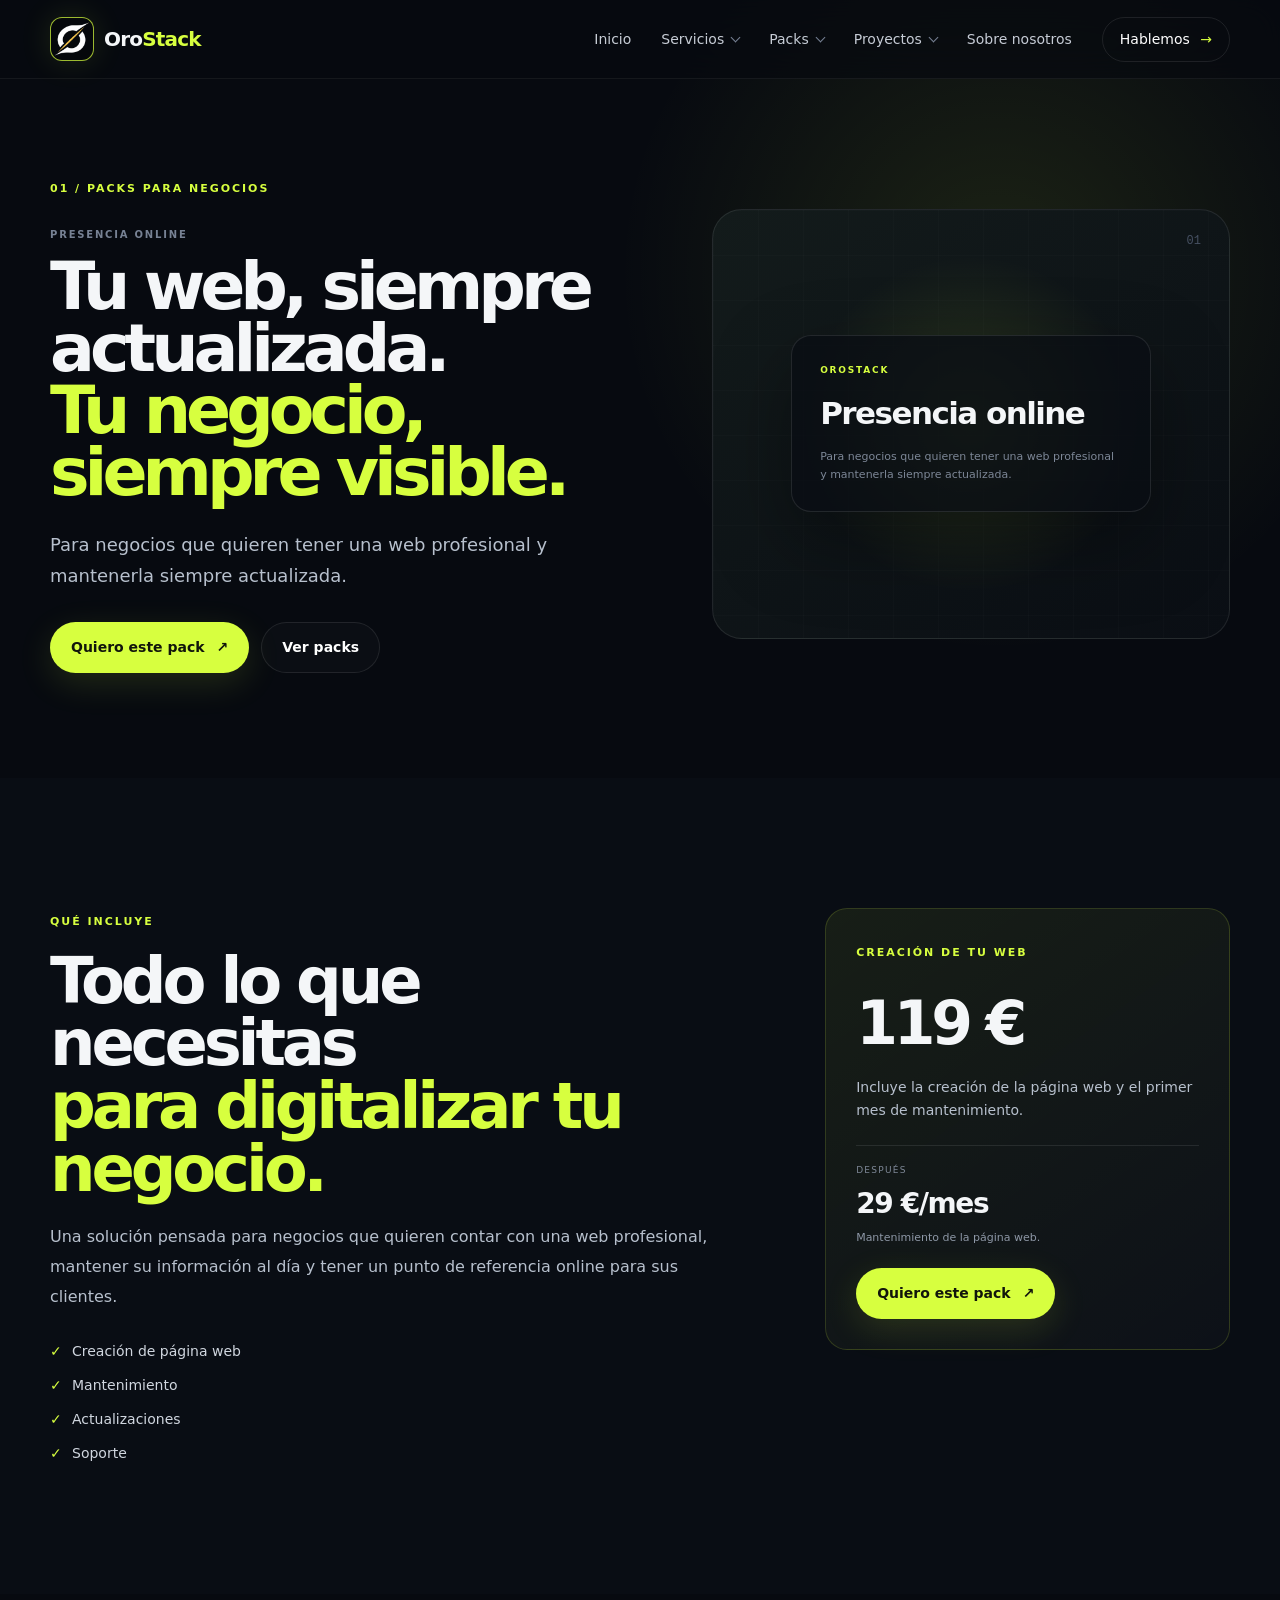
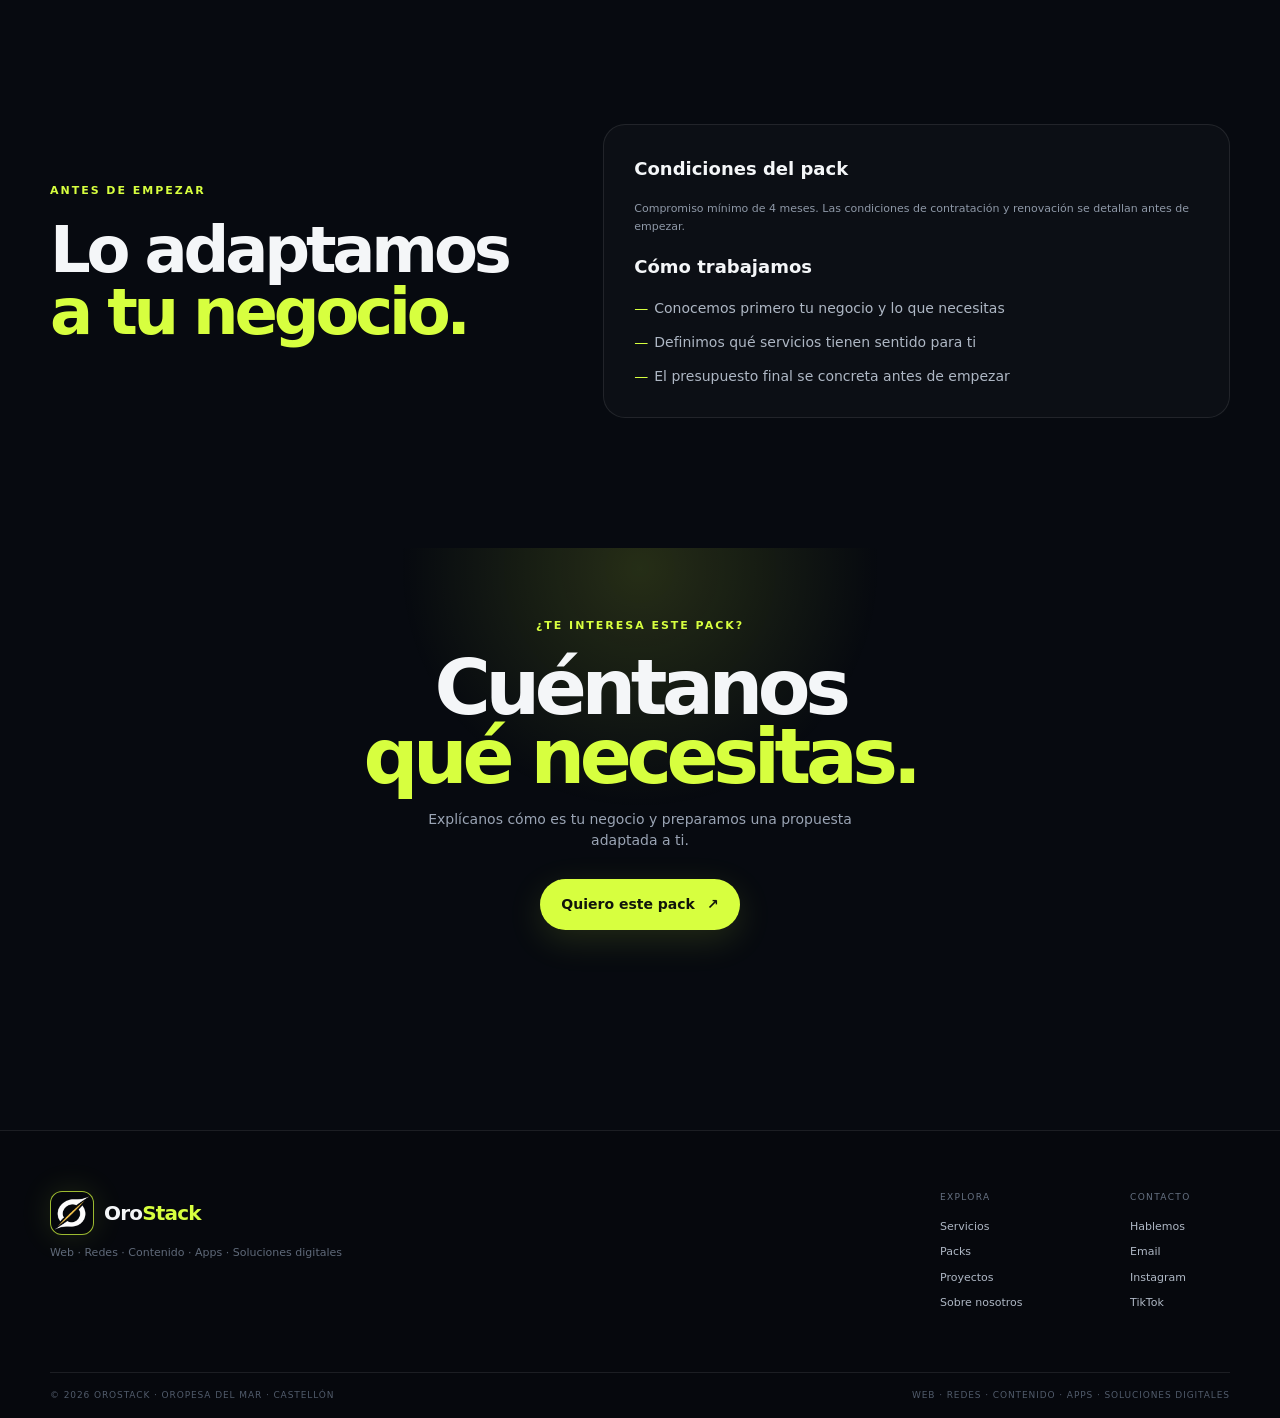
<file: pages/packs/pack-presencia.html>
<!DOCTYPE html>
<html lang="es">
<head>
  <meta charset="UTF-8">
  <meta name="viewport" content="width=device-width, initial-scale=1.0">
  <meta name="description" content="Para negocios que quieren tener una web profesional y mantenerla siempre actualizada.">
  <title>OroStack</title>
  <link rel="icon" type="image/png" sizes="64x64" href="../../assets/favicon-64.png?v=9">
  <link rel="icon" type="image/png" sizes="32x32" href="../../assets/favicon-32.png?v=9">
  <link rel="icon" type="image/png" sizes="16x16" href="../../assets/favicon-16.png?v=9">
  <link rel="shortcut icon" href="../../assets/favicon.ico?v=9">
  <link rel="apple-touch-icon" sizes="180x180" href="../../assets/apple-touch-icon.png?v=9">
  <link rel="stylesheet" href="../../css/style.css">
</head>
<body class="detail-page pack-presencia-page">
<header class="site-header">
  <nav class="nav container">
    <a class="brand" href="../../index.html" aria-label="OroStack inicio">
      <span class="brand-mark"><img src="../../assets/logo-mark.png" alt=""></span><span>Oro<span class="accent">Stack</span></span>
    </a>
    <button class="menu-toggle" aria-label="Abrir menú" aria-expanded="false"><span></span><span></span><span></span></button>
    <div class="nav-links">
      <a href="../../index.html#inicio">Inicio</a>
      <div class="nav-dropdown">
        <a href="../../index.html#servicios" class="nav-dropdown-trigger">Servicios <span class="chevron" aria-hidden="true"></span></a>
        <div class="dropdown-menu">
          <a class="dropdown-all" href="../../index.html#servicios"><strong>Ver todos los servicios</strong><small>Ir a la sección principal</small></a>
          <a href="../servicios/servicio-web.html"><strong>Páginas web</strong><small>Web, reservas y presencia online</small></a>
          <a href="../servicios/servicio-apps.html"><strong>Apps para tu negocio</strong><small>Aplicaciones móviles para tu negocio</small></a>
          <a href="../servicios/servicio-software.html"><strong>Herramientas digitales</strong><small>Gestión y soluciones a medida</small></a>
          <a href="../servicios/servicio-contenido.html"><strong>Redes y contenido</strong><small>Redes sociales, fotografía y vídeo</small></a>
        </div>
      </div>
      <div class="nav-dropdown active">
        <a href="../../index.html#packs" class="nav-dropdown-trigger">Packs <span class="chevron" aria-hidden="true"></span></a>
        <div class="dropdown-menu">
          <a class="dropdown-all" href="../../index.html#packs"><strong>Ver todos los packs</strong><small>Soluciones para digitalizar tu negocio</small></a>
          <a href="pack-presencia.html"><strong>Presencia digital</strong><small>Web + mantenimiento</small></a>
          <a href="pack-activo.html"><strong>Negocio activo</strong><small>Web + redes + contenido</small></a>
          <a href="pack-medida.html"><strong>Digitalización a medida</strong><small>Soluciones adaptadas a tu negocio</small></a>
        </div>
      </div>
      <div class="nav-dropdown">
        <a href="../../index.html#proyectos" class="nav-dropdown-trigger">Proyectos <span class="chevron" aria-hidden="true"></span></a>
        <div class="dropdown-menu">
          <a class="dropdown-all" href="../../index.html#proyectos"><strong>Ver todos los proyectos</strong><small>Ir a la sección principal</small></a>
          <a href="../proyectos/proyecto-studio-hair.html"><strong>Studio Hair</strong><small>Web + reservas</small></a>
          <a href="../proyectos/proyecto-mare-cucina.html"><strong>Mare Cucina</strong><small>Web corporativa</small></a>
          <a href="../proyectos/proyecto-northfit.html"><strong>NorthFit</strong><small>Web + app</small></a>
        </div>
      </div>
      <a href="../../index.html#sobre-nosotros">Sobre nosotros</a>
      <a href="../contacto.html" class="nav-cta">Hablemos <span>→</span></a>
    </div>
  </nav>
</header>
<main><section class="detail-hero">
  <div class="container detail-hero-grid">
    <div class="reveal">
      <span class="section-label">01 / Packs para negocios</span>
      <div class="detail-kicker">Presencia online</div>
      <h1>Tu web, siempre actualizada.<br><span>Tu negocio, siempre visible.</span></h1>
      <p>Para negocios que quieren tener una web profesional y mantenerla siempre actualizada.</p>
      <div class="detail-actions"><a href="../contacto.html?servicio=pack-presencia" class="btn btn-primary">Quiero este pack <span>↗</span></a><a href="../../index.html#packs" class="btn btn-secondary">Ver packs</a></div>
    </div>
    <div class="detail-visual reveal delay-1">
      <div class="detail-visual-number">01</div>
      <div class="detail-visual-orb"></div>
      <div class="detail-visual-card"><span>OROSTACK</span><strong>Presencia online</strong><small>Para negocios que quieren tener una web profesional y mantenerla siempre actualizada.</small></div>
    </div>
  </div>
</section>
<section class="detail-content section">
  <div class="container detail-columns">
    <div class="detail-copy reveal"><span class="section-label">Qué incluye</span><h2>Todo lo que necesitas<br><span>para digitalizar tu negocio.</span></h2><p>Una solución pensada para negocios que quieren contar con una web profesional, mantener su información al día y tener un punto de referencia online para sus clientes.</p><ul class="detail-list"><li>Creación de página web</li><li>Mantenimiento</li><li>Actualizaciones</li><li>Soporte</li></ul></div>
    <aside class="price-card reveal delay-1"><span class="section-label">Creación de tu web</span><div class="price">119 €</div><p>Incluye la creación de la página web y el primer mes de mantenimiento.</p><div class="pack-maintenance"><span>DESPUÉS</span><strong>29 €/mes</strong><small>Mantenimiento de la página web.</small></div><a href="../contacto.html?servicio=pack-presencia" class="btn btn-primary">Quiero este pack <span>↗</span></a></aside>
  </div>
</section>
<section class="limitations section">
  <div class="container limitations-grid">
    <div><span class="section-label">Antes de empezar</span><h2>Lo adaptamos<br><span>a tu negocio.</span></h2></div>
    <div class="limitations-card"><h3>Condiciones del pack</h3><p class="pack-condition">Compromiso mínimo de 4 meses. Las condiciones de contratación y renovación se detallan antes de empezar.</p><h3>Cómo trabajamos</h3><ul><li>Conocemos primero tu negocio y lo que necesitas</li><li>Definimos qué servicios tienen sentido para ti</li><li>El presupuesto final se concreta antes de empezar</li></ul></div>
  </div>
</section>
<section class="detail-cta"><div class="container"><div class="cta-box reveal"><div class="cta-glow"></div><span class="section-label">¿Te interesa este pack?</span><h2>Cuéntanos<br><span>qué necesitas.</span></h2><p>Explícanos cómo es tu negocio y preparamos una propuesta adaptada a ti.</p><a href="../contacto.html?servicio=pack-presencia" class="btn btn-primary">Quiero este pack <span>↗</span></a></div></div></section></main>
<footer class="footer">
  <div class="container footer-main">
    <div>
      <a class="brand footer-brand" href="../../index.html"><span class="brand-mark"><img src="../../assets/logo-mark.png" alt=""></span><span>Oro<span class="accent">Stack</span></span></a>
      <p>Web · Redes · Contenido · Apps · Soluciones digitales</p>
    </div>
    <div class="footer-links">
      <div><span>Explora</span><a href="../../index.html#servicios">Servicios</a><a href="../../index.html#packs">Packs</a><a href="../../index.html#proyectos">Proyectos</a><a href="../../index.html#sobre-nosotros">Sobre nosotros</a></div>
      <div><span>Contacto</span><a href="../contacto.html">Hablemos</a><a href="mailto:oroostack@gmail.com">Email</a><a href="https://www.instagram.com/orostack/" target="_blank" rel="noopener">Instagram</a><a href="https://www.tiktok.com/@orostack" target="_blank" rel="noopener">TikTok</a></div>
    </div>
  </div>
  <div class="container footer-bottom"><span>© 2026 OroStack · Oropesa del Mar · Castellón</span><span>Web · Redes · Contenido · Apps · Soluciones digitales</span></div>
</footer>
<script src="../../js/main.js"></script>
</body>
</html>
</file>
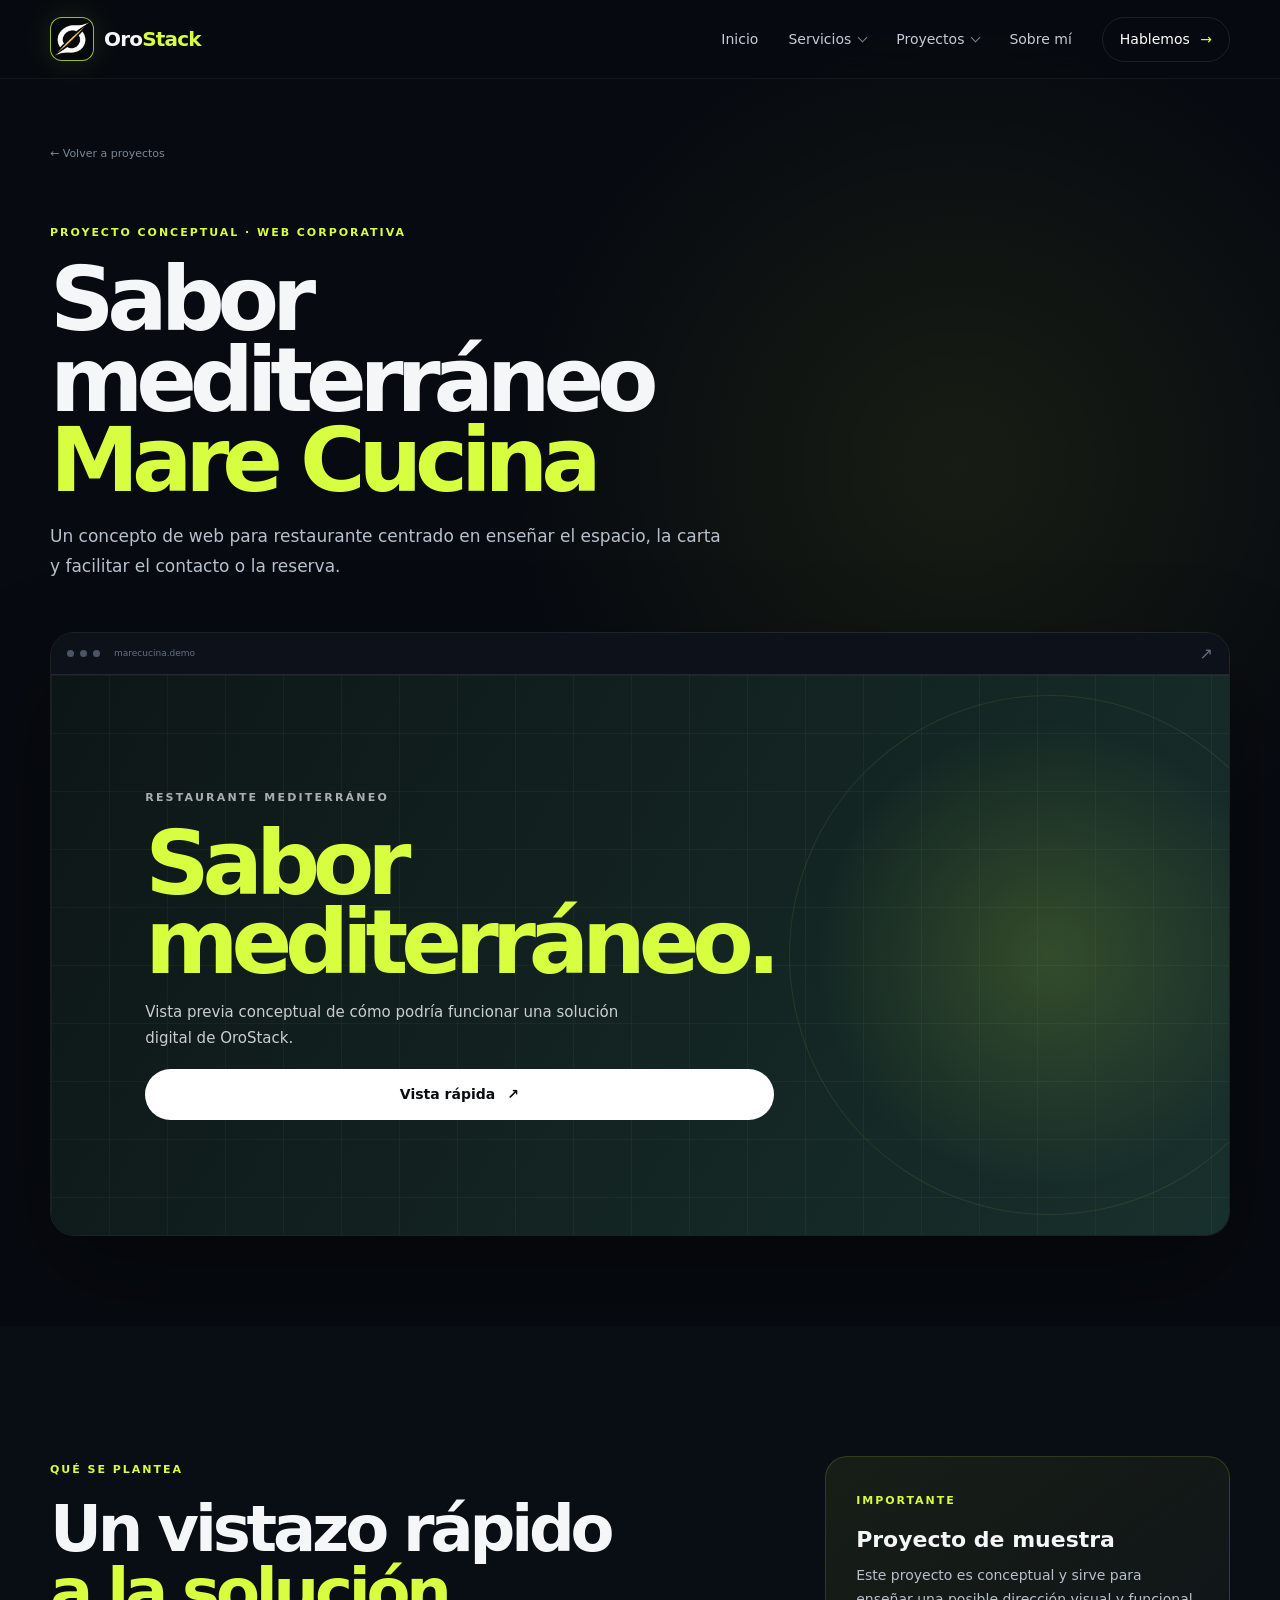
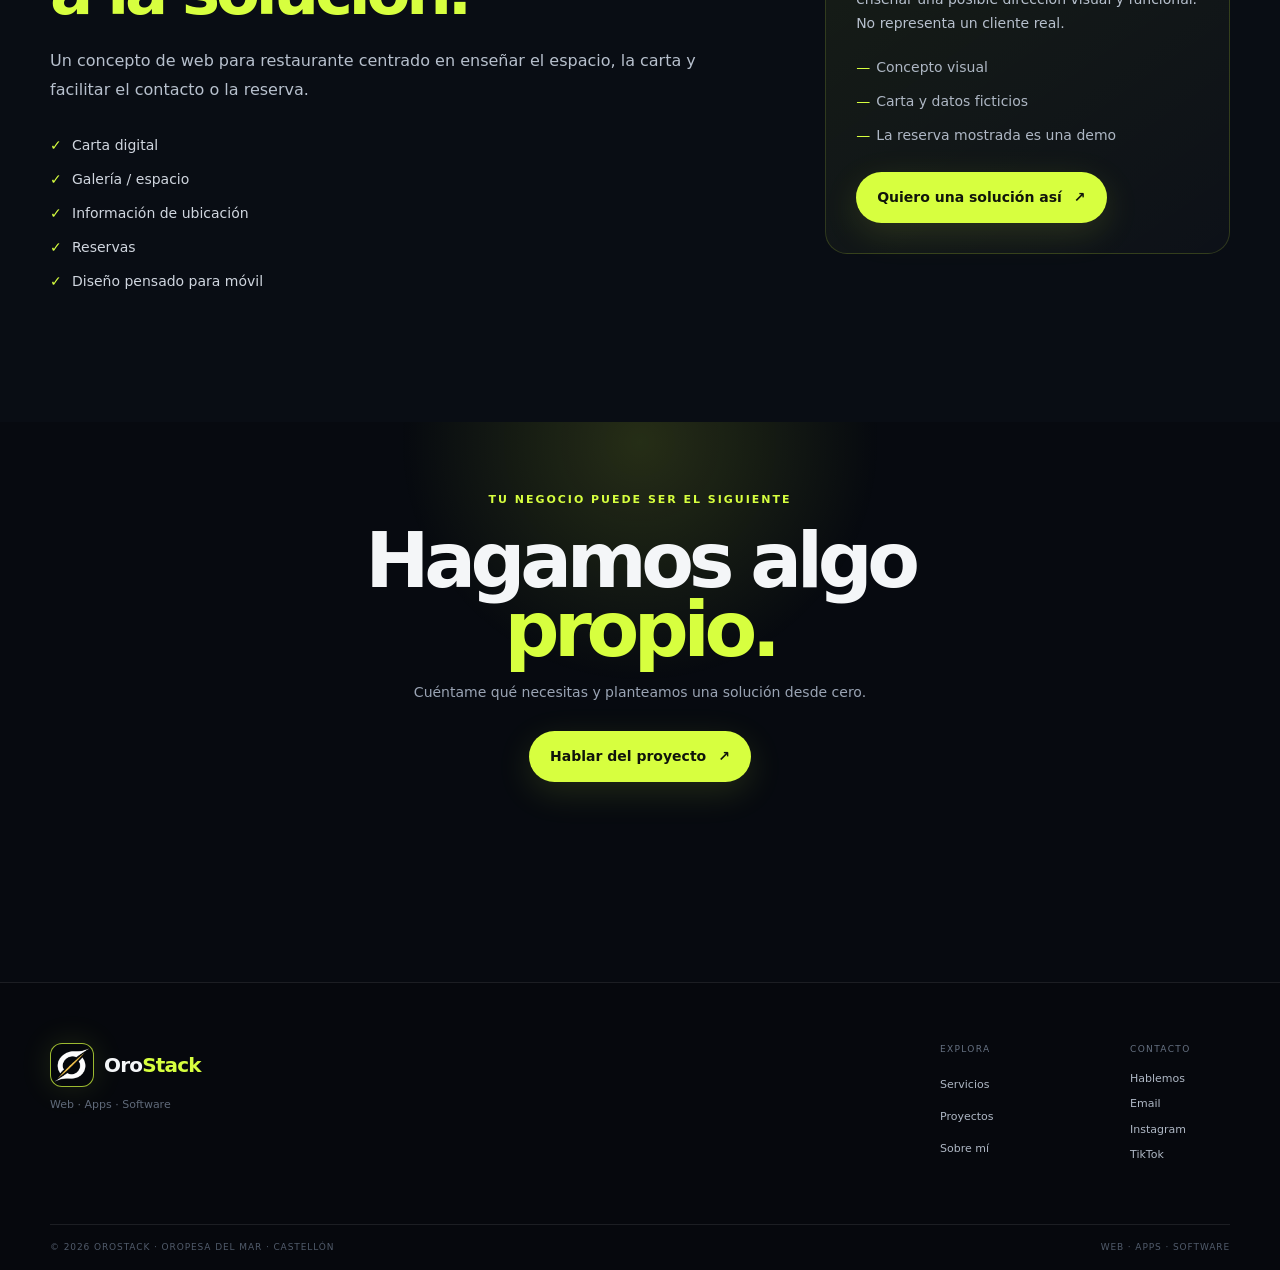
<file: pages/proyectos/proyecto-mare-cucina.html>
<!DOCTYPE html>
<html lang="es">
<head>
  <meta charset="UTF-8">
  <meta name="viewport" content="width=device-width, initial-scale=1.0">
  <meta name="description" content="Un concepto de web para restaurante centrado en enseñar el espacio, la carta y facilitar el contacto o la reserva.">
  <title>OroStack</title>
  <link rel="icon" type="image/png" sizes="64x64" href="../../assets/favicon-64.png?v=9">
  <link rel="icon" type="image/png" sizes="32x32" href="../../assets/favicon-32.png?v=9">
  <link rel="icon" type="image/png" sizes="16x16" href="../../assets/favicon-16.png?v=9">
  <link rel="shortcut icon" href="../../assets/favicon.ico?v=9">
  <link rel="apple-touch-icon" sizes="180x180" href="../../assets/apple-touch-icon.png?v=9">
  <link rel="stylesheet" href="../../css/style.css">
</head>
<body class="detail-page">
<header class="site-header">
  <nav class="nav container">
    <a class="brand" href="../../index.html" aria-label="OroStack inicio">
      <span class="brand-mark"><img src="../../assets/logo-mark.png" alt=""></span><span>Oro<span class="accent">Stack</span></span>
    </a>
    <button class="menu-toggle" aria-label="Abrir menú" aria-expanded="false"><span></span><span></span><span></span></button>
    <div class="nav-links">
      <a href="../../index.html#inicio">Inicio</a>
      <div class="nav-dropdown ">
        <a href="../../index.html#servicios" class="nav-dropdown-trigger">Servicios <span class="chevron" aria-hidden="true"></span></a>
        <div class="dropdown-menu">
          <a class="dropdown-all" href="../../index.html#servicios"><strong>Ver todos los servicios</strong><small>Ir a la sección principal</small></a>
          <a href="../servicios/servicio-web.html"><strong>Desarrollo web</strong><small>Webs, landing pages y reservas</small></a>
          <a href="../servicios/servicio-apps.html"><strong>Aplicaciones</strong><small>Apps Android y soluciones móviles</small></a>
          <a href="../servicios/servicio-software.html"><strong>Software</strong><small>Programas y herramientas a medida</small></a>
        </div>
      </div>
      <div class="nav-dropdown active">
        <a href="../../index.html#proyectos" class="nav-dropdown-trigger">Proyectos <span class="chevron" aria-hidden="true"></span></a>
        <div class="dropdown-menu">
          <a class="dropdown-all" href="../../index.html#proyectos"><strong>Ver todos los proyectos</strong><small>Ir a la sección principal</small></a>
          <a href="../proyectos/proyecto-studio-hair.html"><strong>Studio Hair</strong><small>Web + reservas</small></a>
          <a href="../proyectos/proyecto-mare-cucina.html"><strong>Mare Cucina</strong><small>Web corporativa</small></a>
          <a href="../proyectos/proyecto-northfit.html"><strong>NorthFit</strong><small>Web + app</small></a>
        </div>
      </div>
      <a href="../../index.html#sobre-mi">Sobre mí</a>
      <a href="../contacto.html" class="nav-cta">Hablemos <span>→</span></a>
    </div>
  </nav>
</header>
<main><section class="demo-hero">
  <div class="container">
    <a class="back-link" href="../../index.html#proyectos">← Volver a proyectos</a>
    <div class="demo-heading reveal"><span class="section-label">Proyecto conceptual · Web corporativa</span><h1>Sabor mediterráneo<br><span>Mare Cucina</span></h1><p>Un concepto de web para restaurante centrado en enseñar el espacio, la carta y facilitar el contacto o la reserva.</p></div>
    <div class="demo-window mare-cucina reveal delay-1">
      <div class="demo-browser"><span></span><span></span><span></span><small>marecucina.demo</small><i>↗</i></div>
      <div class="demo-screen"><div class="demo-copy"><small>RESTAURANTE MEDITERRÁNEO</small><strong>Sabor mediterráneo.</strong><p>Vista previa conceptual de cómo podría funcionar una solución digital de OroStack.</p><a href="../demos/demo-mare-cucina.html" class="btn btn-light">Vista rápida <span>↗</span></a></div><div class="demo-shape"></div></div>
    </div>
  </div>
</section>
<section class="section demo-details"><div class="container detail-columns"><div class="detail-copy reveal"><span class="section-label">Qué se plantea</span><h2>Un vistazo rápido<br><span>a la solución.</span></h2><p>Un concepto de web para restaurante centrado en enseñar el espacio, la carta y facilitar el contacto o la reserva.</p><ul class="detail-list"><li>Carta digital</li><li>Galería / espacio</li><li>Información de ubicación</li><li>Reservas</li><li>Diseño pensado para móvil</li></ul></div><aside class="demo-note reveal delay-1"><span class="section-label">Importante</span><h3>Proyecto de muestra</h3><p>Este proyecto es conceptual y sirve para enseñar una posible dirección visual y funcional. No representa un cliente real.</p><ul><li>Concepto visual</li><li>Carta y datos ficticios</li><li>La reserva mostrada es una demo</li></ul><a href="../contacto.html" class="btn btn-primary">Quiero una solución así <span>↗</span></a></aside></div></section>
<section class="detail-cta"><div class="container"><div class="cta-box reveal"><div class="cta-glow"></div><span class="section-label">Tu negocio puede ser el siguiente</span><h2>Hagamos algo<br><span>propio.</span></h2><p>Cuéntame qué necesitas y planteamos una solución desde cero.</p><a href="../contacto.html" class="btn btn-primary">Hablar del proyecto <span>↗</span></a></div></div></section></main>
<footer class="footer">
  <div class="container footer-main">
    <div>
      <a class="brand footer-brand" href="../../index.html"><span class="brand-mark"><img src="../../assets/logo-mark.png" alt=""></span><span>Oro<span class="accent">Stack</span></span></a>
      <p>Web · Apps · Software</p>
    </div>
    <div class="footer-links">
      <div><span>Explora</span><a href="../../index.html#servicios">Servicios</a><a href="../../index.html#proyectos">Proyectos</a><a href="../../index.html#sobre-mi">Sobre mí</a></div>
      <div><span>Contacto</span><a href="../contacto.html">Hablemos</a><a href="mailto:oroostack@gmail.com">Email</a><a href="https://www.instagram.com/orostack/" target="_blank" rel="noopener">Instagram</a><a href="https://www.tiktok.com/@orostack" target="_blank" rel="noopener">TikTok</a></div>
    </div>
  </div>
  <div class="container footer-bottom"><span>© 2026 OroStack · Oropesa del Mar · Castellón</span><span>Web · Apps · Software</span></div>
</footer>
<script src="../../js/main.js"></script>
</body>
</html>
</file>
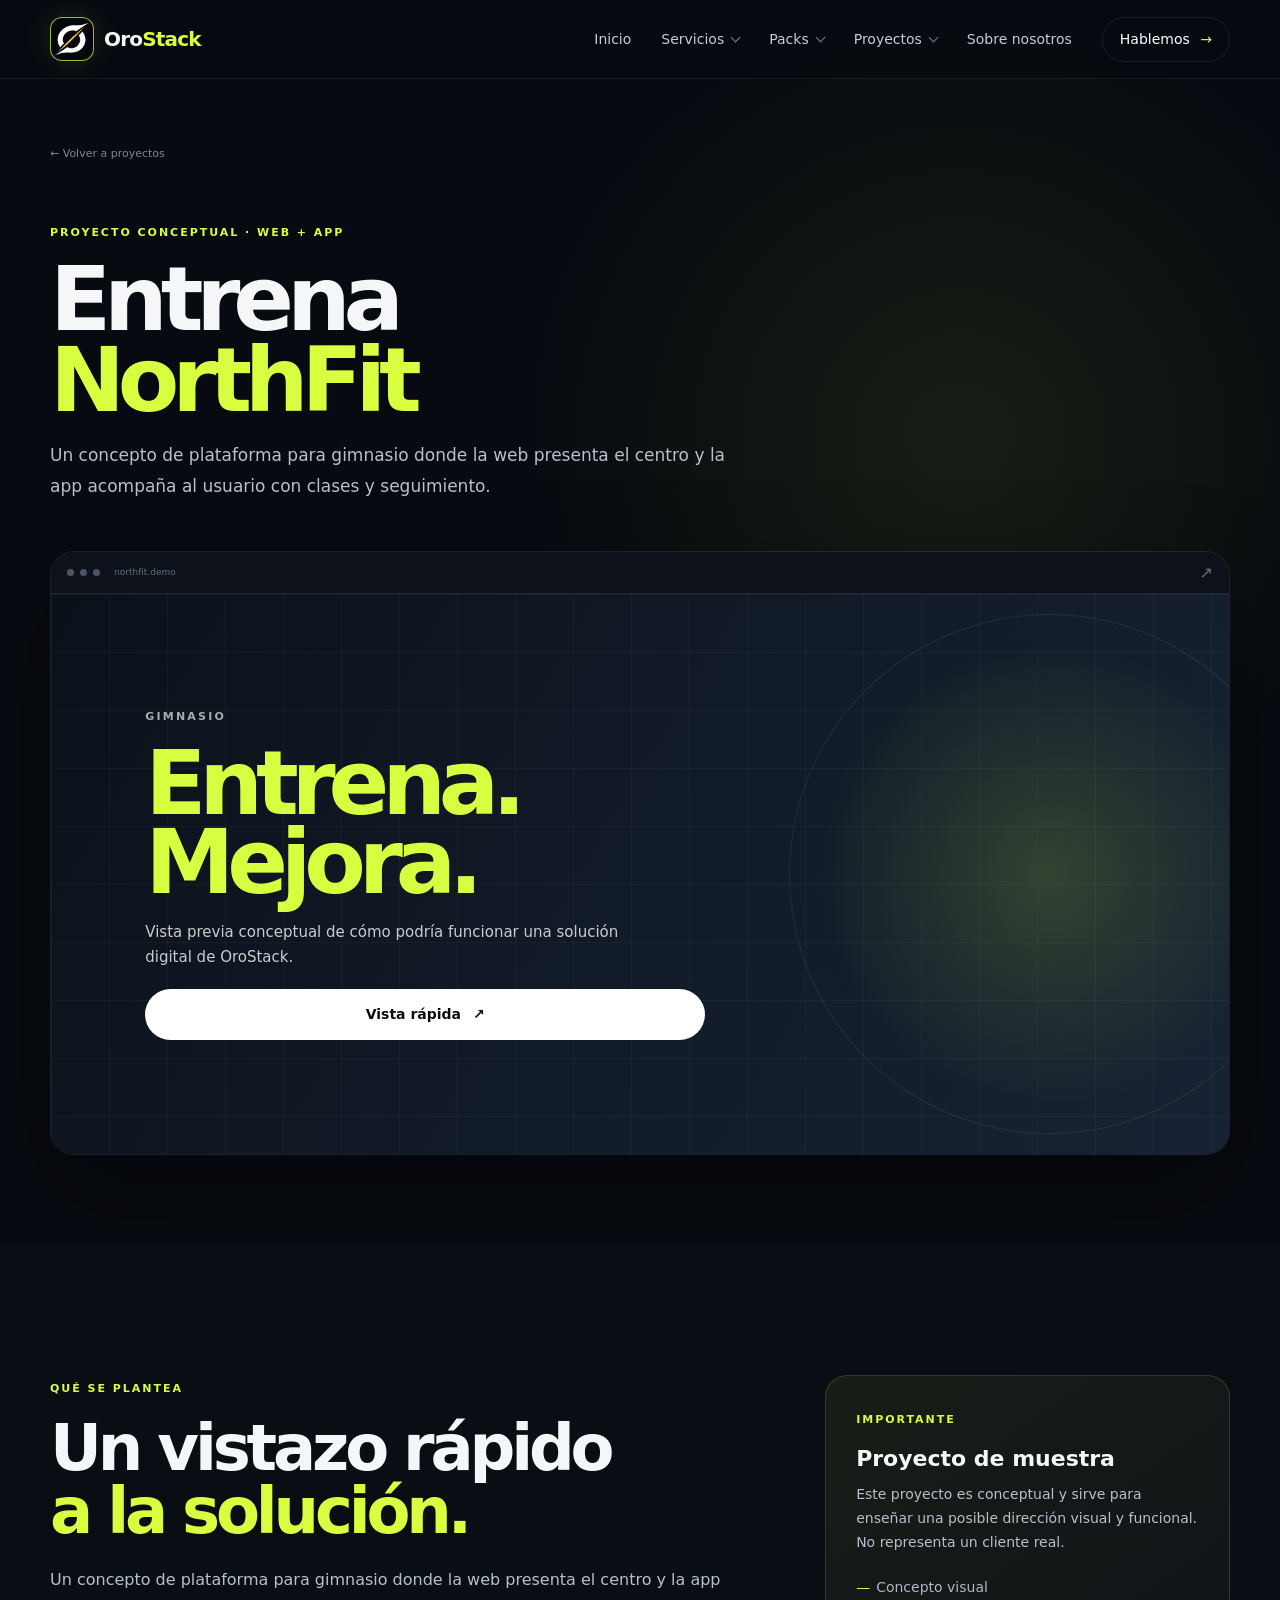
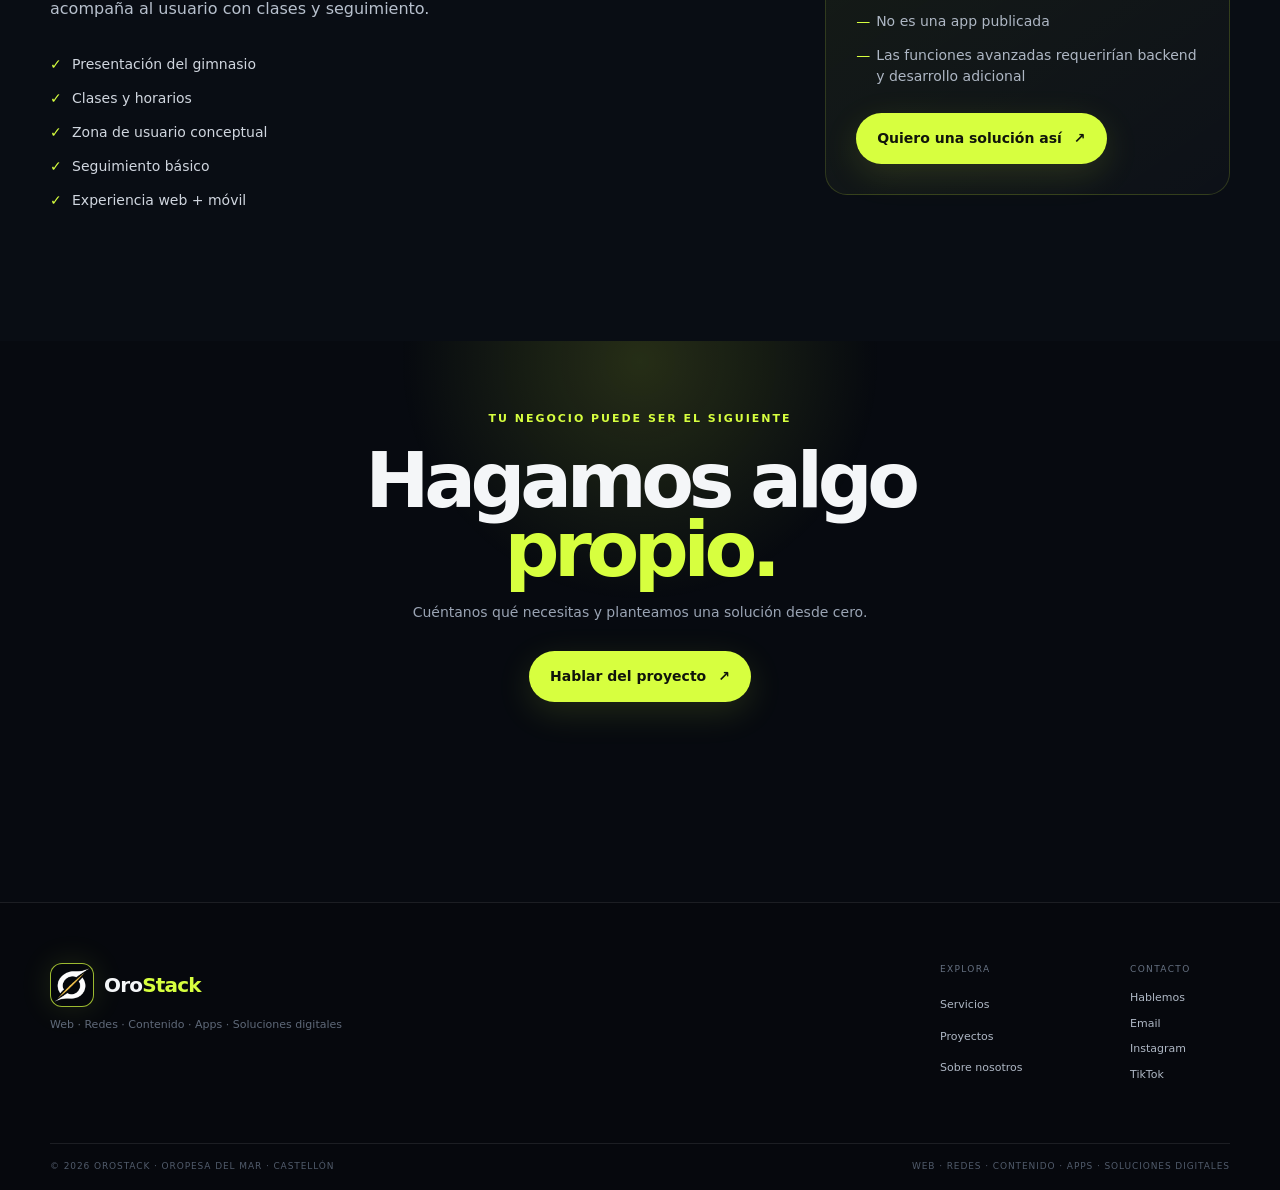
<file: pages/proyectos/proyecto-northfit.html>
<!DOCTYPE html>
<html lang="es">
<head>
  <meta charset="UTF-8">
  <meta name="viewport" content="width=device-width, initial-scale=1.0">
  <meta name="description" content="Un concepto de plataforma para gimnasio donde la web presenta el centro y la app acompaña al usuario con clases y seguimiento.">
  <title>OroStack</title>
  <link rel="icon" type="image/png" sizes="64x64" href="../../assets/favicon-64.png?v=9">
  <link rel="icon" type="image/png" sizes="32x32" href="../../assets/favicon-32.png?v=9">
  <link rel="icon" type="image/png" sizes="16x16" href="../../assets/favicon-16.png?v=9">
  <link rel="shortcut icon" href="../../assets/favicon.ico?v=9">
  <link rel="apple-touch-icon" sizes="180x180" href="../../assets/apple-touch-icon.png?v=9">
  <link rel="stylesheet" href="../../css/style.css">
</head>
<body class="detail-page">
<header class="site-header">
  <nav class="nav container">
    <a class="brand" href="../../index.html" aria-label="OroStack inicio">
      <span class="brand-mark"><img src="../../assets/logo-mark.png" alt=""></span><span>Oro<span class="accent">Stack</span></span>
    </a>
    <button class="menu-toggle" aria-label="Abrir menú" aria-expanded="false"><span></span><span></span><span></span></button>
    <div class="nav-links">
      <a href="../../index.html#inicio">Inicio</a>
      <div class="nav-dropdown ">
        <a href="../../index.html#servicios" class="nav-dropdown-trigger">Servicios <span class="chevron" aria-hidden="true"></span></a>
        <div class="dropdown-menu">
          <a class="dropdown-all" href="../../index.html#servicios"><strong>Ver todos los servicios</strong><small>Ir a la sección principal</small></a>
          <a href="../servicios/servicio-web.html"><strong>Páginas web</strong><small>Web, reservas y presencia online</small></a>
          <a href="../servicios/servicio-apps.html"><strong>Apps para tu negocio</strong><small>Aplicaciones móviles para tu negocio</small></a>
          <a href="../servicios/servicio-software.html"><strong>Herramientas digitales</strong><small>Gestión y soluciones a medida</small></a>
          <a href="../servicios/servicio-contenido.html"><strong>Redes y contenido</strong><small>Redes sociales, fotografía y vídeo</small></a>
        </div>
      </div>
      <div class="nav-dropdown">
        <a href="../../index.html#packs" class="nav-dropdown-trigger">Packs <span class="chevron" aria-hidden="true"></span></a>
        <div class="dropdown-menu">
          <a class="dropdown-all" href="../../index.html#packs"><strong>Ver todos los packs</strong><small>Soluciones para digitalizar tu negocio</small></a>
          <a href="../packs/pack-presencia.html"><strong>Presencia digital</strong><small>Web + mantenimiento</small></a>
          <a href="../packs/pack-activo.html"><strong>Negocio activo</strong><small>Web + redes + contenido</small></a>
          <a href="../packs/pack-medida.html"><strong>Digitalización a medida</strong><small>Soluciones adaptadas a tu negocio</small></a>
        </div>
      </div>
      <div class="nav-dropdown active">
        <a href="../../index.html#proyectos" class="nav-dropdown-trigger">Proyectos <span class="chevron" aria-hidden="true"></span></a>
        <div class="dropdown-menu">
          <a class="dropdown-all" href="../../index.html#proyectos"><strong>Ver todos los proyectos</strong><small>Ir a la sección principal</small></a>
          <a href="../proyectos/proyecto-studio-hair.html"><strong>Studio Hair</strong><small>Web + reservas</small></a>
          <a href="../proyectos/proyecto-mare-cucina.html"><strong>Mare Cucina</strong><small>Web corporativa</small></a>
          <a href="../proyectos/proyecto-northfit.html"><strong>NorthFit</strong><small>Web + app</small></a>
        </div>
      </div>
      <a href="../../index.html#sobre-nosotros">Sobre nosotros</a>
      <a href="../contacto.html" class="nav-cta">Hablemos <span>→</span></a>
    </div>
  </nav>
</header>
<main><section class="demo-hero">
  <div class="container">
    <a class="back-link" href="../../index.html#proyectos">← Volver a proyectos</a>
    <div class="demo-heading reveal"><span class="section-label">Proyecto conceptual · Web + App</span><h1>Entrena<br><span>NorthFit</span></h1><p>Un concepto de plataforma para gimnasio donde la web presenta el centro y la app acompaña al usuario con clases y seguimiento.</p></div>
    <div class="demo-window northfit reveal delay-1">
      <div class="demo-browser"><span></span><span></span><span></span><small>northfit.demo</small><i>↗</i></div>
      <div class="demo-screen"><div class="demo-copy"><small>GIMNASIO</small><strong>Entrena. Mejora.</strong><p>Vista previa conceptual de cómo podría funcionar una solución digital de OroStack.</p><a href="../demos/demo-northfit.html" class="btn btn-light">Vista rápida <span>↗</span></a></div><div class="demo-shape"></div></div>
    </div>
  </div>
</section>
<section class="section demo-details"><div class="container detail-columns"><div class="detail-copy reveal"><span class="section-label">Qué se plantea</span><h2>Un vistazo rápido<br><span>a la solución.</span></h2><p>Un concepto de plataforma para gimnasio donde la web presenta el centro y la app acompaña al usuario con clases y seguimiento.</p><ul class="detail-list"><li>Presentación del gimnasio</li><li>Clases y horarios</li><li>Zona de usuario conceptual</li><li>Seguimiento básico</li><li>Experiencia web + móvil</li></ul></div><aside class="demo-note reveal delay-1"><span class="section-label">Importante</span><h3>Proyecto de muestra</h3><p>Este proyecto es conceptual y sirve para enseñar una posible dirección visual y funcional. No representa un cliente real.</p><ul><li>Concepto visual</li><li>No es una app publicada</li><li>Las funciones avanzadas requerirían backend y desarrollo adicional</li></ul><a href="../contacto.html" class="btn btn-primary">Quiero una solución así <span>↗</span></a></aside></div></section>
<section class="detail-cta"><div class="container"><div class="cta-box reveal"><div class="cta-glow"></div><span class="section-label">Tu negocio puede ser el siguiente</span><h2>Hagamos algo<br><span>propio.</span></h2><p>Cuéntanos qué necesitas y planteamos una solución desde cero.</p><a href="../contacto.html" class="btn btn-primary">Hablar del proyecto <span>↗</span></a></div></div></section></main>
<footer class="footer">
  <div class="container footer-main">
    <div>
      <a class="brand footer-brand" href="../../index.html"><span class="brand-mark"><img src="../../assets/logo-mark.png" alt=""></span><span>Oro<span class="accent">Stack</span></span></a>
      <p>Web · Redes · Contenido · Apps · Soluciones digitales</p>
    </div>
    <div class="footer-links">
      <div><span>Explora</span><a href="../../index.html#servicios">Servicios</a><a href="../../index.html#proyectos">Proyectos</a><a href="../../index.html#sobre-nosotros">Sobre nosotros</a></div>
      <div><span>Contacto</span><a href="../contacto.html">Hablemos</a><a href="mailto:oroostack@gmail.com">Email</a><a href="https://www.instagram.com/orostack/" target="_blank" rel="noopener">Instagram</a><a href="https://www.tiktok.com/@orostack" target="_blank" rel="noopener">TikTok</a></div>
    </div>
  </div>
  <div class="container footer-bottom"><span>© 2026 OroStack · Oropesa del Mar · Castellón</span><span>Web · Redes · Contenido · Apps · Soluciones digitales</span></div>
</footer>
<script src="../../js/main.js"></script>
</body>
</html>
</file>
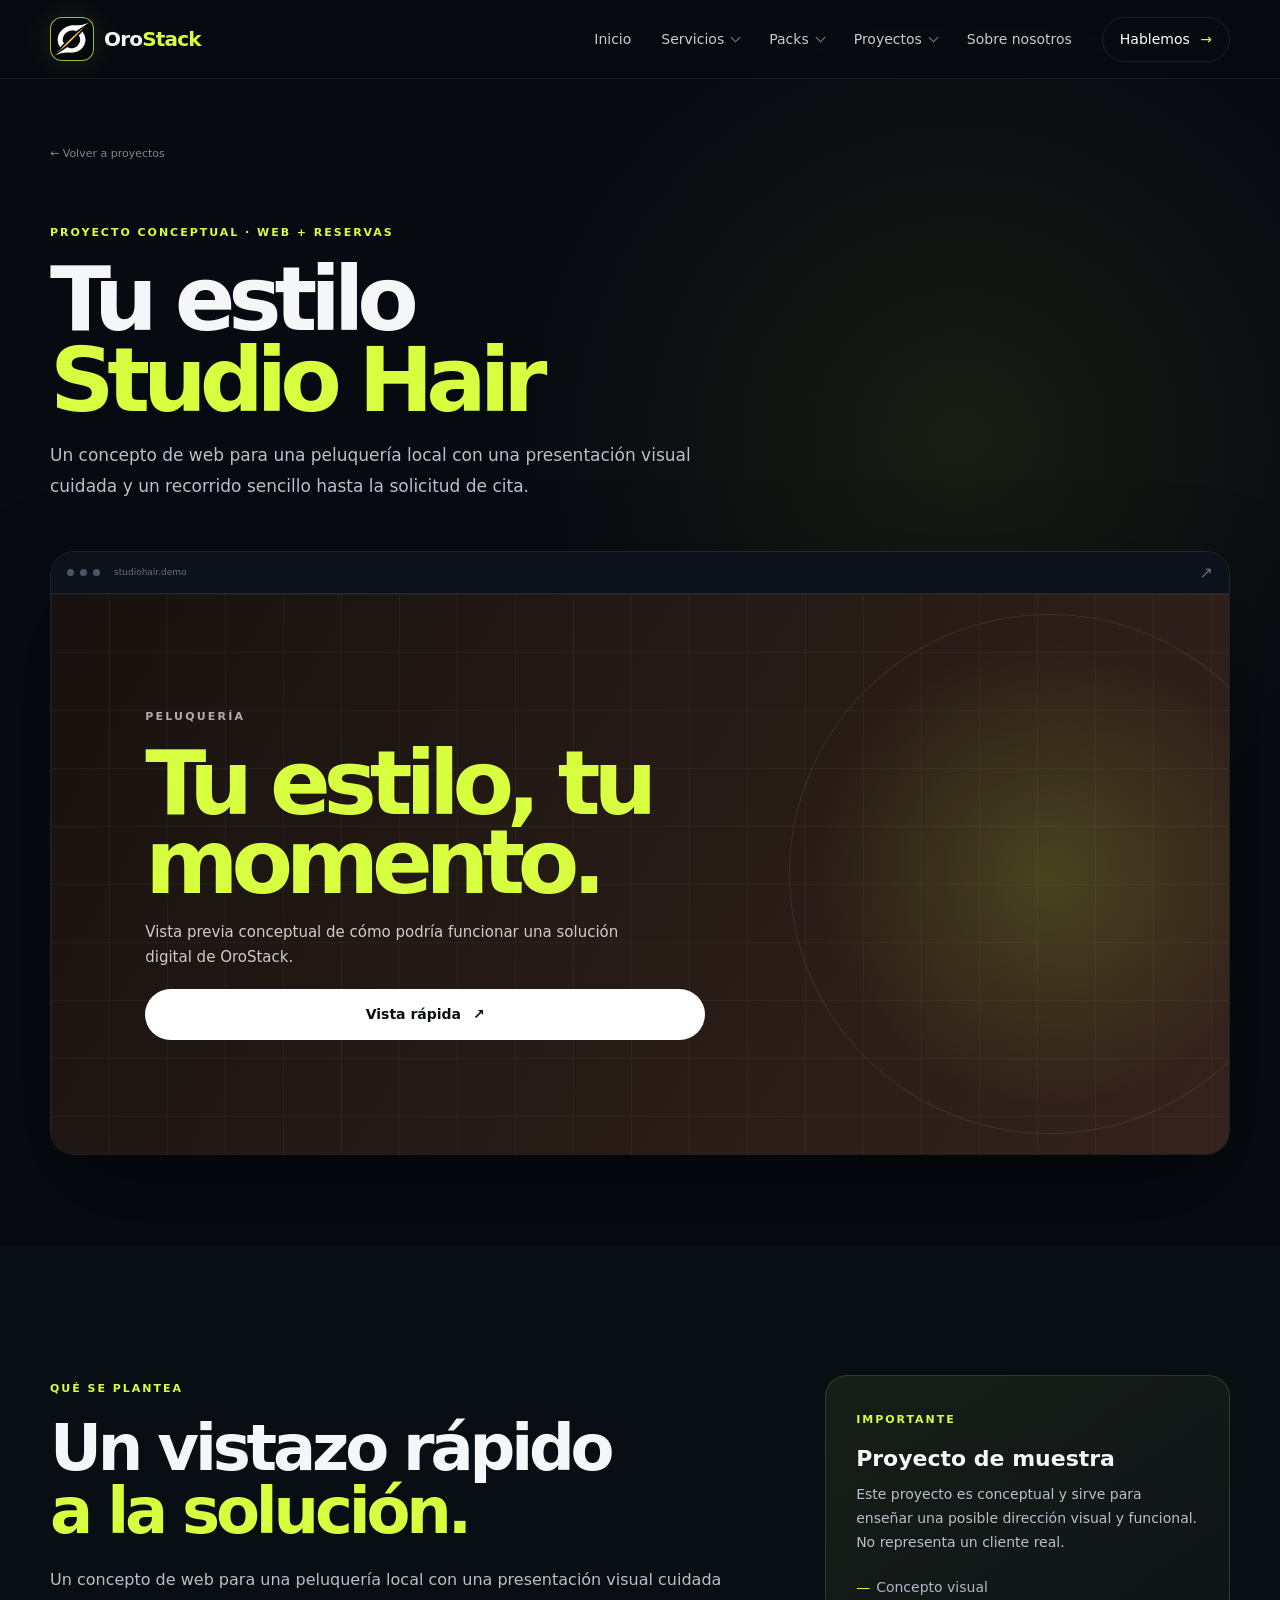
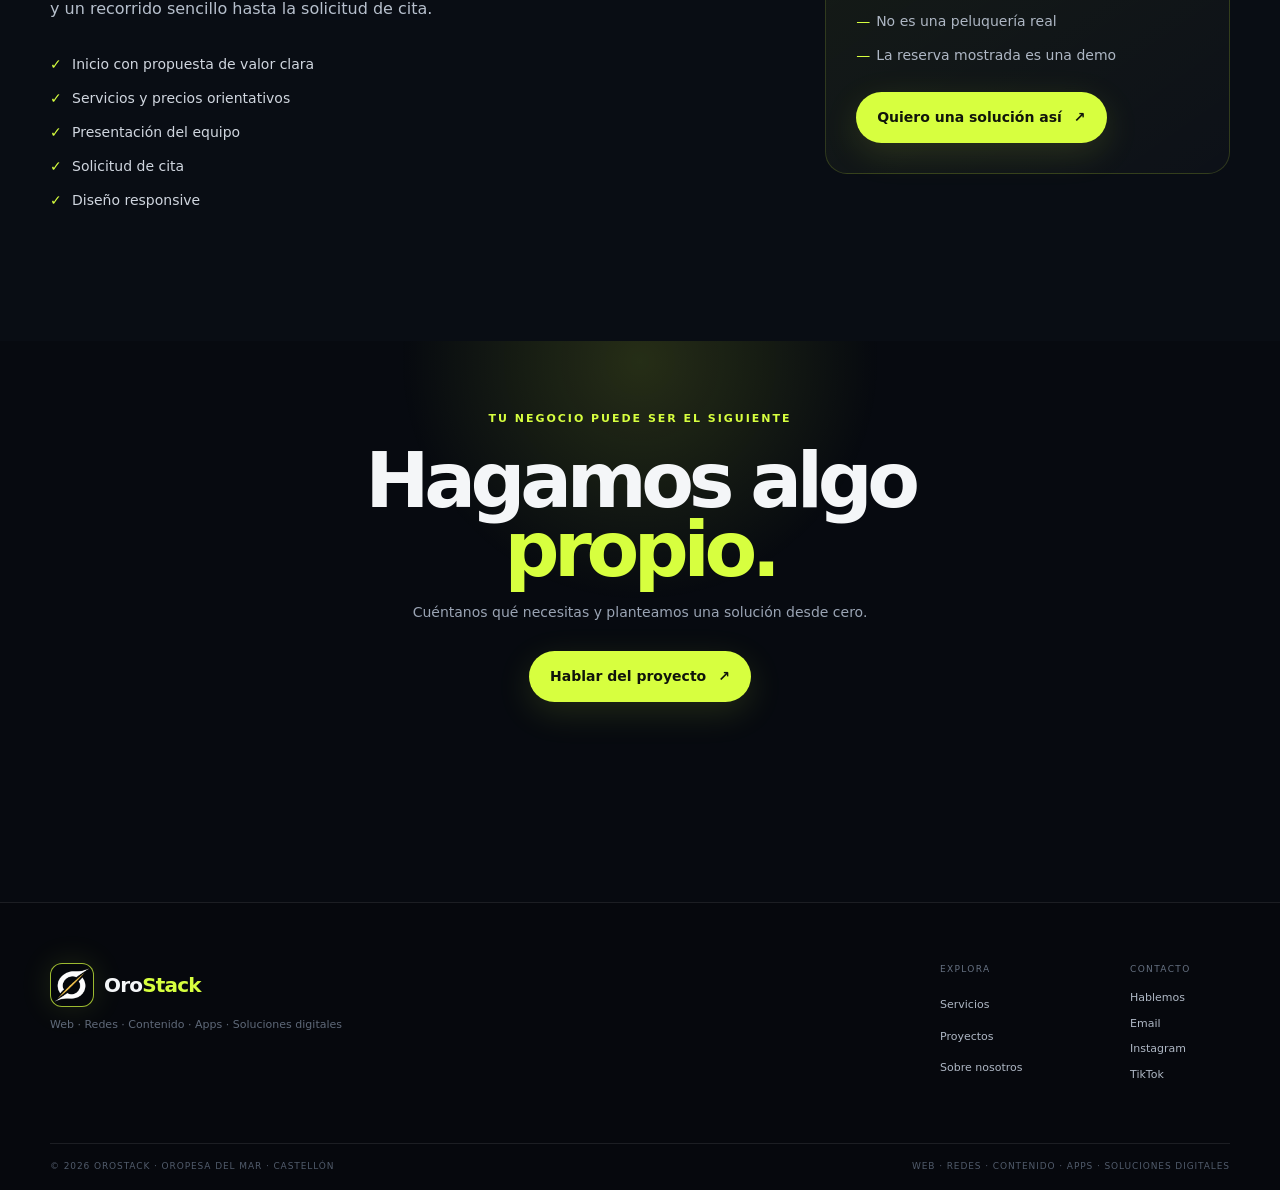
<file: pages/proyectos/proyecto-studio-hair.html>
<!DOCTYPE html>
<html lang="es">
<head>
  <meta charset="UTF-8">
  <meta name="viewport" content="width=device-width, initial-scale=1.0">
  <meta name="description" content="Un concepto de web para una peluquería local con una presentación visual cuidada y un recorrido sencillo hasta la solicitud de cita.">
  <title>OroStack</title>
  <link rel="icon" type="image/png" sizes="64x64" href="../../assets/favicon-64.png?v=9">
  <link rel="icon" type="image/png" sizes="32x32" href="../../assets/favicon-32.png?v=9">
  <link rel="icon" type="image/png" sizes="16x16" href="../../assets/favicon-16.png?v=9">
  <link rel="shortcut icon" href="../../assets/favicon.ico?v=9">
  <link rel="apple-touch-icon" sizes="180x180" href="../../assets/apple-touch-icon.png?v=9">
  <link rel="stylesheet" href="../../css/style.css">
</head>
<body class="detail-page">
<header class="site-header">
  <nav class="nav container">
    <a class="brand" href="../../index.html" aria-label="OroStack inicio">
      <span class="brand-mark"><img src="../../assets/logo-mark.png" alt=""></span><span>Oro<span class="accent">Stack</span></span>
    </a>
    <button class="menu-toggle" aria-label="Abrir menú" aria-expanded="false"><span></span><span></span><span></span></button>
    <div class="nav-links">
      <a href="../../index.html#inicio">Inicio</a>
      <div class="nav-dropdown ">
        <a href="../../index.html#servicios" class="nav-dropdown-trigger">Servicios <span class="chevron" aria-hidden="true"></span></a>
        <div class="dropdown-menu">
          <a class="dropdown-all" href="../../index.html#servicios"><strong>Ver todos los servicios</strong><small>Ir a la sección principal</small></a>
          <a href="../servicios/servicio-web.html"><strong>Páginas web</strong><small>Web, reservas y presencia online</small></a>
          <a href="../servicios/servicio-apps.html"><strong>Apps para tu negocio</strong><small>Aplicaciones móviles para tu negocio</small></a>
          <a href="../servicios/servicio-software.html"><strong>Herramientas digitales</strong><small>Gestión y soluciones a medida</small></a>
          <a href="../servicios/servicio-contenido.html"><strong>Redes y contenido</strong><small>Redes sociales, fotografía y vídeo</small></a>
        </div>
      </div>
      <div class="nav-dropdown">
        <a href="../../index.html#packs" class="nav-dropdown-trigger">Packs <span class="chevron" aria-hidden="true"></span></a>
        <div class="dropdown-menu">
          <a class="dropdown-all" href="../../index.html#packs"><strong>Ver todos los packs</strong><small>Soluciones para digitalizar tu negocio</small></a>
          <a href="../packs/pack-presencia.html"><strong>Presencia digital</strong><small>Web + mantenimiento</small></a>
          <a href="../packs/pack-activo.html"><strong>Negocio activo</strong><small>Web + redes + contenido</small></a>
          <a href="../packs/pack-medida.html"><strong>Digitalización a medida</strong><small>Soluciones adaptadas a tu negocio</small></a>
        </div>
      </div>
      <div class="nav-dropdown active">
        <a href="../../index.html#proyectos" class="nav-dropdown-trigger">Proyectos <span class="chevron" aria-hidden="true"></span></a>
        <div class="dropdown-menu">
          <a class="dropdown-all" href="../../index.html#proyectos"><strong>Ver todos los proyectos</strong><small>Ir a la sección principal</small></a>
          <a href="../proyectos/proyecto-studio-hair.html"><strong>Studio Hair</strong><small>Web + reservas</small></a>
          <a href="../proyectos/proyecto-mare-cucina.html"><strong>Mare Cucina</strong><small>Web corporativa</small></a>
          <a href="../proyectos/proyecto-northfit.html"><strong>NorthFit</strong><small>Web + app</small></a>
        </div>
      </div>
      <a href="../../index.html#sobre-nosotros">Sobre nosotros</a>
      <a href="../contacto.html" class="nav-cta">Hablemos <span>→</span></a>
    </div>
  </nav>
</header>
<main><section class="demo-hero">
  <div class="container">
    <a class="back-link" href="../../index.html#proyectos">← Volver a proyectos</a>
    <div class="demo-heading reveal"><span class="section-label">Proyecto conceptual · Web + reservas</span><h1>Tu estilo<br><span>Studio Hair</span></h1><p>Un concepto de web para una peluquería local con una presentación visual cuidada y un recorrido sencillo hasta la solicitud de cita.</p></div>
    <div class="demo-window studio-hair reveal delay-1">
      <div class="demo-browser"><span></span><span></span><span></span><small>studiohair.demo</small><i>↗</i></div>
      <div class="demo-screen"><div class="demo-copy"><small>PELUQUERÍA</small><strong>Tu estilo, tu momento.</strong><p>Vista previa conceptual de cómo podría funcionar una solución digital de OroStack.</p><a href="../demos/demo-studio-hair.html" class="btn btn-light">Vista rápida <span>↗</span></a></div><div class="demo-shape"></div></div>
    </div>
  </div>
</section>
<section class="section demo-details"><div class="container detail-columns"><div class="detail-copy reveal"><span class="section-label">Qué se plantea</span><h2>Un vistazo rápido<br><span>a la solución.</span></h2><p>Un concepto de web para una peluquería local con una presentación visual cuidada y un recorrido sencillo hasta la solicitud de cita.</p><ul class="detail-list"><li>Inicio con propuesta de valor clara</li><li>Servicios y precios orientativos</li><li>Presentación del equipo</li><li>Solicitud de cita</li><li>Diseño responsive</li></ul></div><aside class="demo-note reveal delay-1"><span class="section-label">Importante</span><h3>Proyecto de muestra</h3><p>Este proyecto es conceptual y sirve para enseñar una posible dirección visual y funcional. No representa un cliente real.</p><ul><li>Concepto visual</li><li>No es una peluquería real</li><li>La reserva mostrada es una demo</li></ul><a href="../contacto.html" class="btn btn-primary">Quiero una solución así <span>↗</span></a></aside></div></section>
<section class="detail-cta"><div class="container"><div class="cta-box reveal"><div class="cta-glow"></div><span class="section-label">Tu negocio puede ser el siguiente</span><h2>Hagamos algo<br><span>propio.</span></h2><p>Cuéntanos qué necesitas y planteamos una solución desde cero.</p><a href="../contacto.html" class="btn btn-primary">Hablar del proyecto <span>↗</span></a></div></div></section></main>
<footer class="footer">
  <div class="container footer-main">
    <div>
      <a class="brand footer-brand" href="../../index.html"><span class="brand-mark"><img src="../../assets/logo-mark.png" alt=""></span><span>Oro<span class="accent">Stack</span></span></a>
      <p>Web · Redes · Contenido · Apps · Soluciones digitales</p>
    </div>
    <div class="footer-links">
      <div><span>Explora</span><a href="../../index.html#servicios">Servicios</a><a href="../../index.html#proyectos">Proyectos</a><a href="../../index.html#sobre-nosotros">Sobre nosotros</a></div>
      <div><span>Contacto</span><a href="../contacto.html">Hablemos</a><a href="mailto:oroostack@gmail.com">Email</a><a href="https://www.instagram.com/orostack/" target="_blank" rel="noopener">Instagram</a><a href="https://www.tiktok.com/@orostack" target="_blank" rel="noopener">TikTok</a></div>
    </div>
  </div>
  <div class="container footer-bottom"><span>© 2026 OroStack · Oropesa del Mar · Castellón</span><span>Web · Redes · Contenido · Apps · Soluciones digitales</span></div>
</footer>
<script src="../../js/main.js"></script>
</body>
</html>
</file>
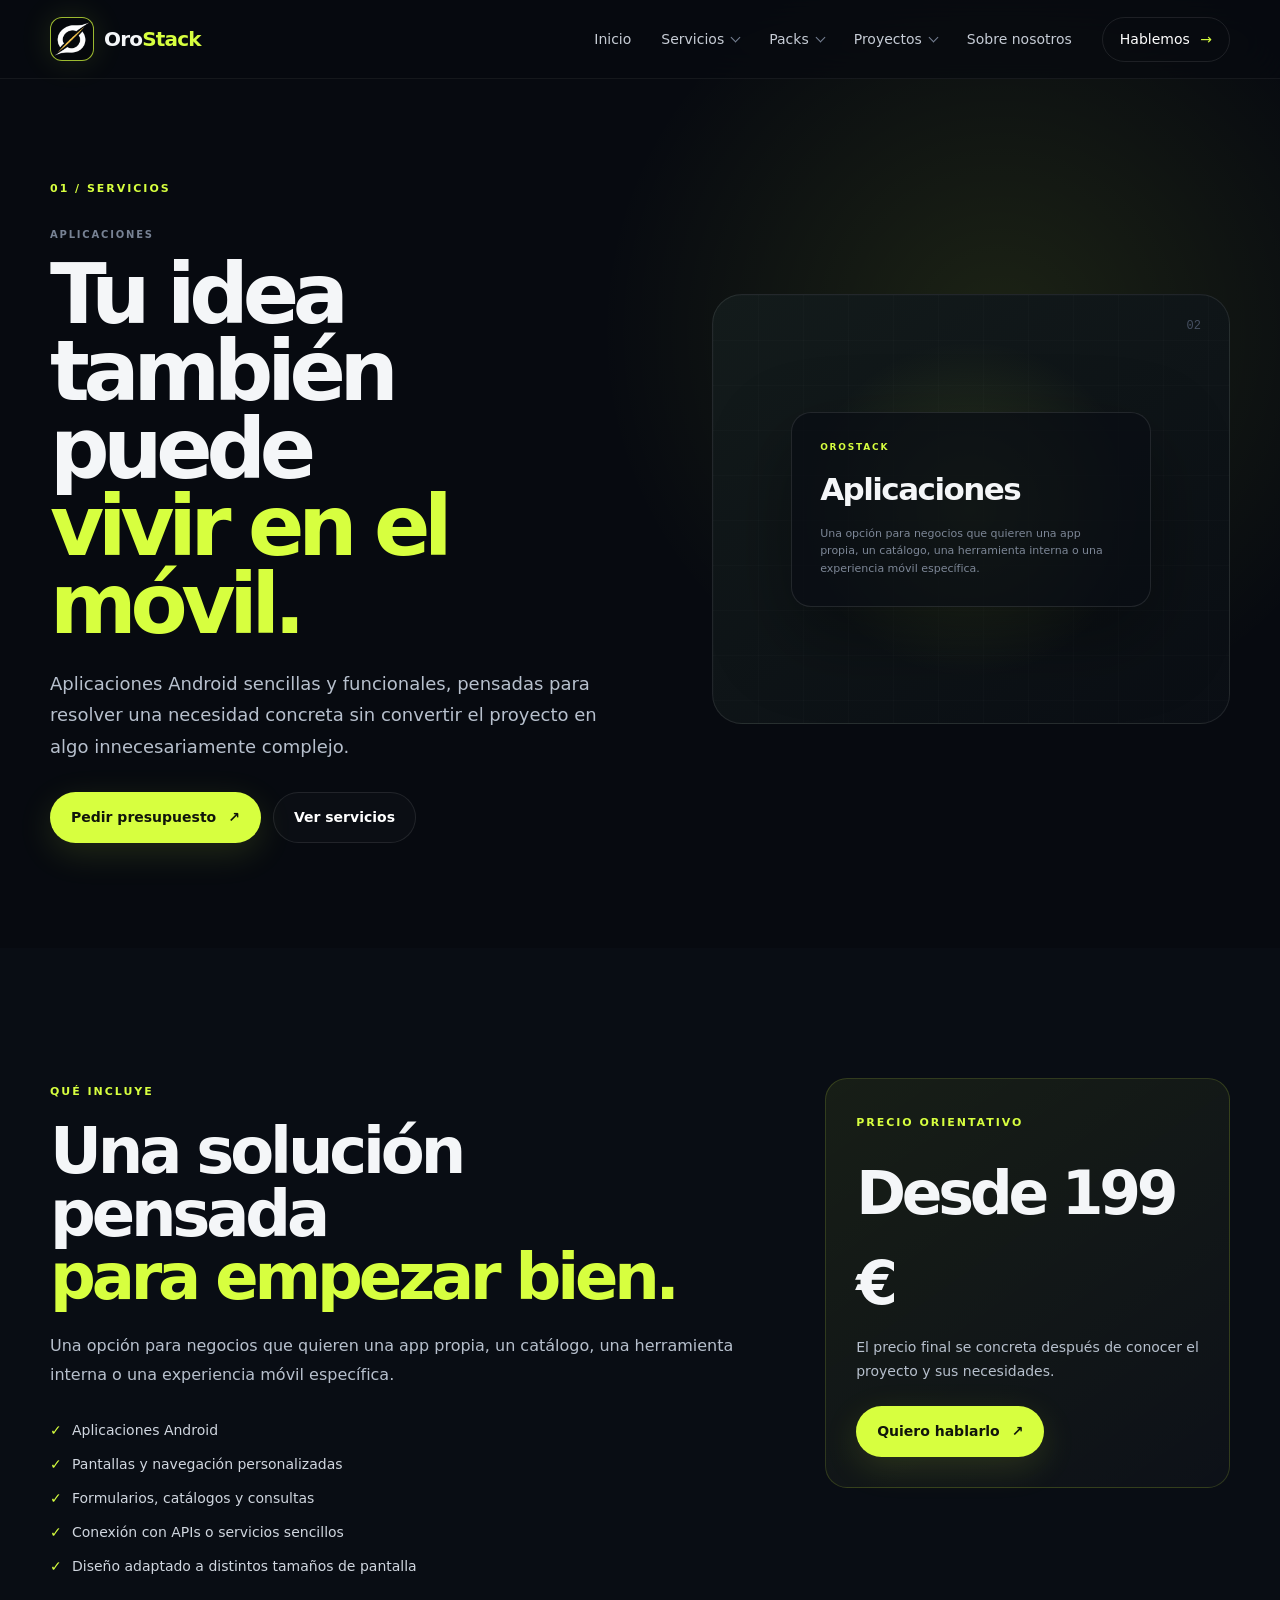
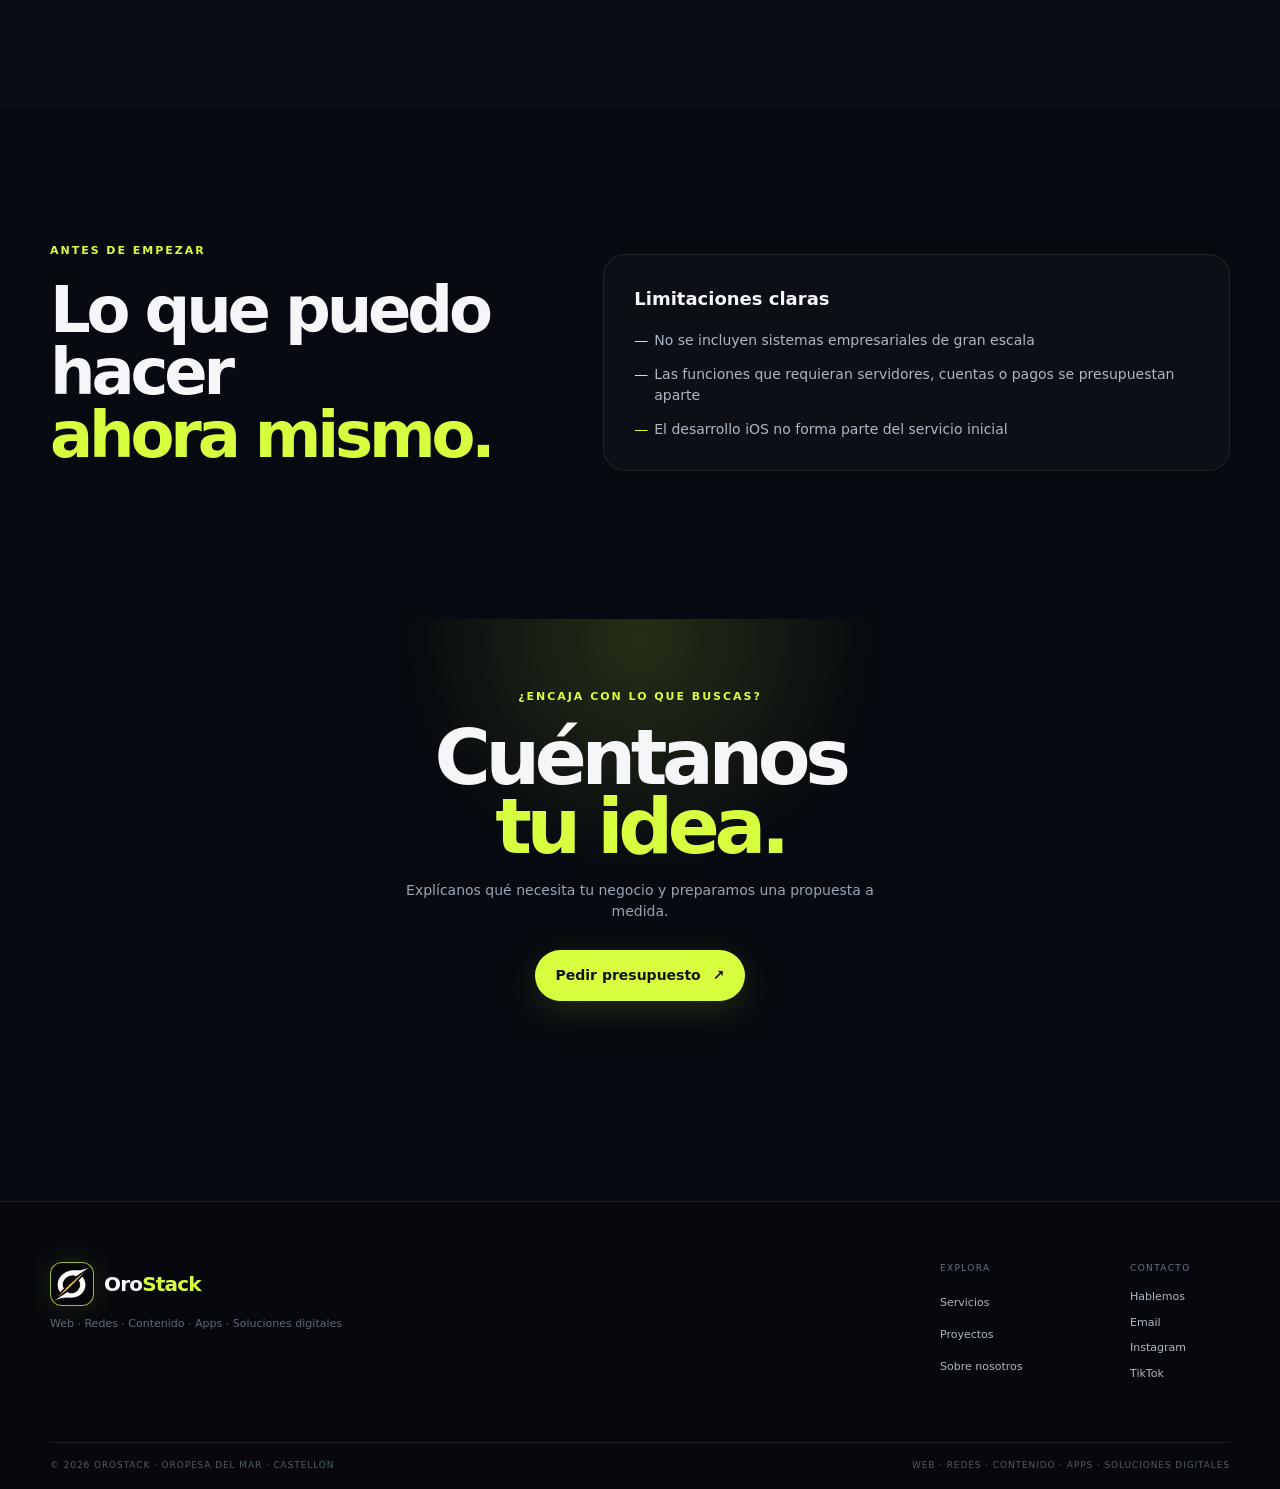
<file: pages/servicios/servicio-apps.html>
<!DOCTYPE html>
<html lang="es">
<head>
  <meta charset="UTF-8">
  <meta name="viewport" content="width=device-width, initial-scale=1.0">
  <meta name="description" content="Aplicaciones Android sencillas y funcionales, pensadas para resolver una necesidad concreta sin convertir el proyecto en algo innecesariamente complejo.">
  <title>OroStack</title>
  <link rel="icon" type="image/png" sizes="64x64" href="../../assets/favicon-64.png?v=9">
  <link rel="icon" type="image/png" sizes="32x32" href="../../assets/favicon-32.png?v=9">
  <link rel="icon" type="image/png" sizes="16x16" href="../../assets/favicon-16.png?v=9">
  <link rel="shortcut icon" href="../../assets/favicon.ico?v=9">
  <link rel="apple-touch-icon" sizes="180x180" href="../../assets/apple-touch-icon.png?v=9">
  <link rel="stylesheet" href="../../css/style.css">
</head>
<body class="detail-page">
<header class="site-header">
  <nav class="nav container">
    <a class="brand" href="../../index.html" aria-label="OroStack inicio">
      <span class="brand-mark"><img src="../../assets/logo-mark.png" alt=""></span><span>Oro<span class="accent">Stack</span></span>
    </a>
    <button class="menu-toggle" aria-label="Abrir menú" aria-expanded="false"><span></span><span></span><span></span></button>
    <div class="nav-links">
      <a href="../../index.html#inicio">Inicio</a>
      <div class="nav-dropdown active">
        <a href="../../index.html#servicios" class="nav-dropdown-trigger">Servicios <span class="chevron" aria-hidden="true"></span></a>
        <div class="dropdown-menu">
          <a class="dropdown-all" href="../../index.html#servicios"><strong>Ver todos los servicios</strong><small>Ir a la sección principal</small></a>
          <a href="../servicios/servicio-web.html"><strong>Páginas web</strong><small>Web, reservas y presencia online</small></a>
          <a href="../servicios/servicio-apps.html"><strong>Apps para tu negocio</strong><small>Aplicaciones móviles para tu negocio</small></a>
          <a href="../servicios/servicio-software.html"><strong>Herramientas digitales</strong><small>Gestión y soluciones a medida</small></a>
          <a href="../servicios/servicio-contenido.html"><strong>Redes y contenido</strong><small>Redes sociales, fotografía y vídeo</small></a>
        </div>
      </div>
      <div class="nav-dropdown">
        <a href="../../index.html#packs" class="nav-dropdown-trigger">Packs <span class="chevron" aria-hidden="true"></span></a>
        <div class="dropdown-menu">
          <a class="dropdown-all" href="../../index.html#packs"><strong>Ver todos los packs</strong><small>Soluciones para digitalizar tu negocio</small></a>
          <a href="../packs/pack-presencia.html"><strong>Presencia digital</strong><small>Web + mantenimiento</small></a>
          <a href="../packs/pack-activo.html"><strong>Negocio activo</strong><small>Web + redes + contenido</small></a>
          <a href="../packs/pack-medida.html"><strong>Digitalización a medida</strong><small>Soluciones adaptadas a tu negocio</small></a>
        </div>
      </div>
      <div class="nav-dropdown ">
        <a href="../../index.html#proyectos" class="nav-dropdown-trigger">Proyectos <span class="chevron" aria-hidden="true"></span></a>
        <div class="dropdown-menu">
          <a class="dropdown-all" href="../../index.html#proyectos"><strong>Ver todos los proyectos</strong><small>Ir a la sección principal</small></a>
          <a href="../proyectos/proyecto-studio-hair.html"><strong>Studio Hair</strong><small>Web + reservas</small></a>
          <a href="../proyectos/proyecto-mare-cucina.html"><strong>Mare Cucina</strong><small>Web corporativa</small></a>
          <a href="../proyectos/proyecto-northfit.html"><strong>NorthFit</strong><small>Web + app</small></a>
        </div>
      </div>
      <a href="../../index.html#sobre-nosotros">Sobre nosotros</a>
      <a href="../contacto.html" class="nav-cta">Hablemos <span>→</span></a>
    </div>
  </nav>
</header>
<main><section class="detail-hero">
  <div class="container detail-hero-grid">
    <div class="reveal">
      <span class="section-label">01 / Servicios</span>
      <div class="detail-kicker">Aplicaciones</div>
      <h1>Tu idea también puede<br><span>vivir en el móvil.</span></h1>
      <p>Aplicaciones Android sencillas y funcionales, pensadas para resolver una necesidad concreta sin convertir el proyecto en algo innecesariamente complejo.</p>
      <div class="detail-actions"><a href="../contacto.html?servicio=app" class="btn btn-primary">Pedir presupuesto <span>↗</span></a><a href="../../index.html#servicios" class="btn btn-secondary">Ver servicios</a></div>
    </div>
    <div class="detail-visual reveal delay-1">
      <div class="detail-visual-number">02</div>
      <div class="detail-visual-orb"></div>
      <div class="detail-visual-card"><span>OROSTACK</span><strong>Aplicaciones</strong><small>Una opción para negocios que quieren una app propia, un catálogo, una herramienta interna o una experiencia móvil específica.</small></div>
    </div>
  </div>
</section>
<section class="detail-content section">
  <div class="container detail-columns">
    <div class="detail-copy reveal"><span class="section-label">Qué incluye</span><h2>Una solución pensada<br><span>para empezar bien.</span></h2><p>Una opción para negocios que quieren una app propia, un catálogo, una herramienta interna o una experiencia móvil específica.</p><ul class="detail-list"><li>Aplicaciones Android</li><li>Pantallas y navegación personalizadas</li><li>Formularios, catálogos y consultas</li><li>Conexión con APIs o servicios sencillos</li><li>Diseño adaptado a distintos tamaños de pantalla</li></ul></div>
    <aside class="price-card reveal delay-1"><span class="section-label">Precio orientativo</span><div class="price">Desde 199 €</div><p>El precio final se concreta después de conocer el proyecto y sus necesidades.</p><a href="../contacto.html?servicio=app" class="btn btn-primary">Quiero hablarlo <span>↗</span></a></aside>
  </div>
</section>
<section class="limitations section">
  <div class="container limitations-grid">
    <div><span class="section-label">Antes de empezar</span><h2>Lo que puedo hacer<br><span>ahora mismo.</span></h2></div>
    <div class="limitations-card"><h3>Limitaciones claras</h3><ul><li>No se incluyen sistemas empresariales de gran escala</li><li>Las funciones que requieran servidores, cuentas o pagos se presupuestan aparte</li><li>El desarrollo iOS no forma parte del servicio inicial</li></ul></div>
  </div>
</section>
<section class="detail-cta"><div class="container"><div class="cta-box reveal"><div class="cta-glow"></div><span class="section-label">¿Encaja con lo que buscas?</span><h2>Cuéntanos<br><span>tu idea.</span></h2><p>Explícanos qué necesita tu negocio y preparamos una propuesta a medida.</p><a href="../contacto.html?servicio=app" class="btn btn-primary">Pedir presupuesto <span>↗</span></a></div></div></section></main>
<footer class="footer">
  <div class="container footer-main">
    <div>
      <a class="brand footer-brand" href="../../index.html"><span class="brand-mark"><img src="../../assets/logo-mark.png" alt=""></span><span>Oro<span class="accent">Stack</span></span></a>
      <p>Web · Redes · Contenido · Apps · Soluciones digitales</p>
    </div>
    <div class="footer-links">
      <div><span>Explora</span><a href="../../index.html#servicios">Servicios</a><a href="../../index.html#proyectos">Proyectos</a><a href="../../index.html#sobre-nosotros">Sobre nosotros</a></div>
      <div><span>Contacto</span><a href="../contacto.html">Hablemos</a><a href="mailto:oroostack@gmail.com">Email</a><a href="https://www.instagram.com/orostack/" target="_blank" rel="noopener">Instagram</a><a href="https://www.tiktok.com/@orostack" target="_blank" rel="noopener">TikTok</a></div>
    </div>
  </div>
  <div class="container footer-bottom"><span>© 2026 OroStack · Oropesa del Mar · Castellón</span><span>Web · Redes · Contenido · Apps · Soluciones digitales</span></div>
</footer>
<script src="../../js/main.js"></script>
</body>
</html>
</file>
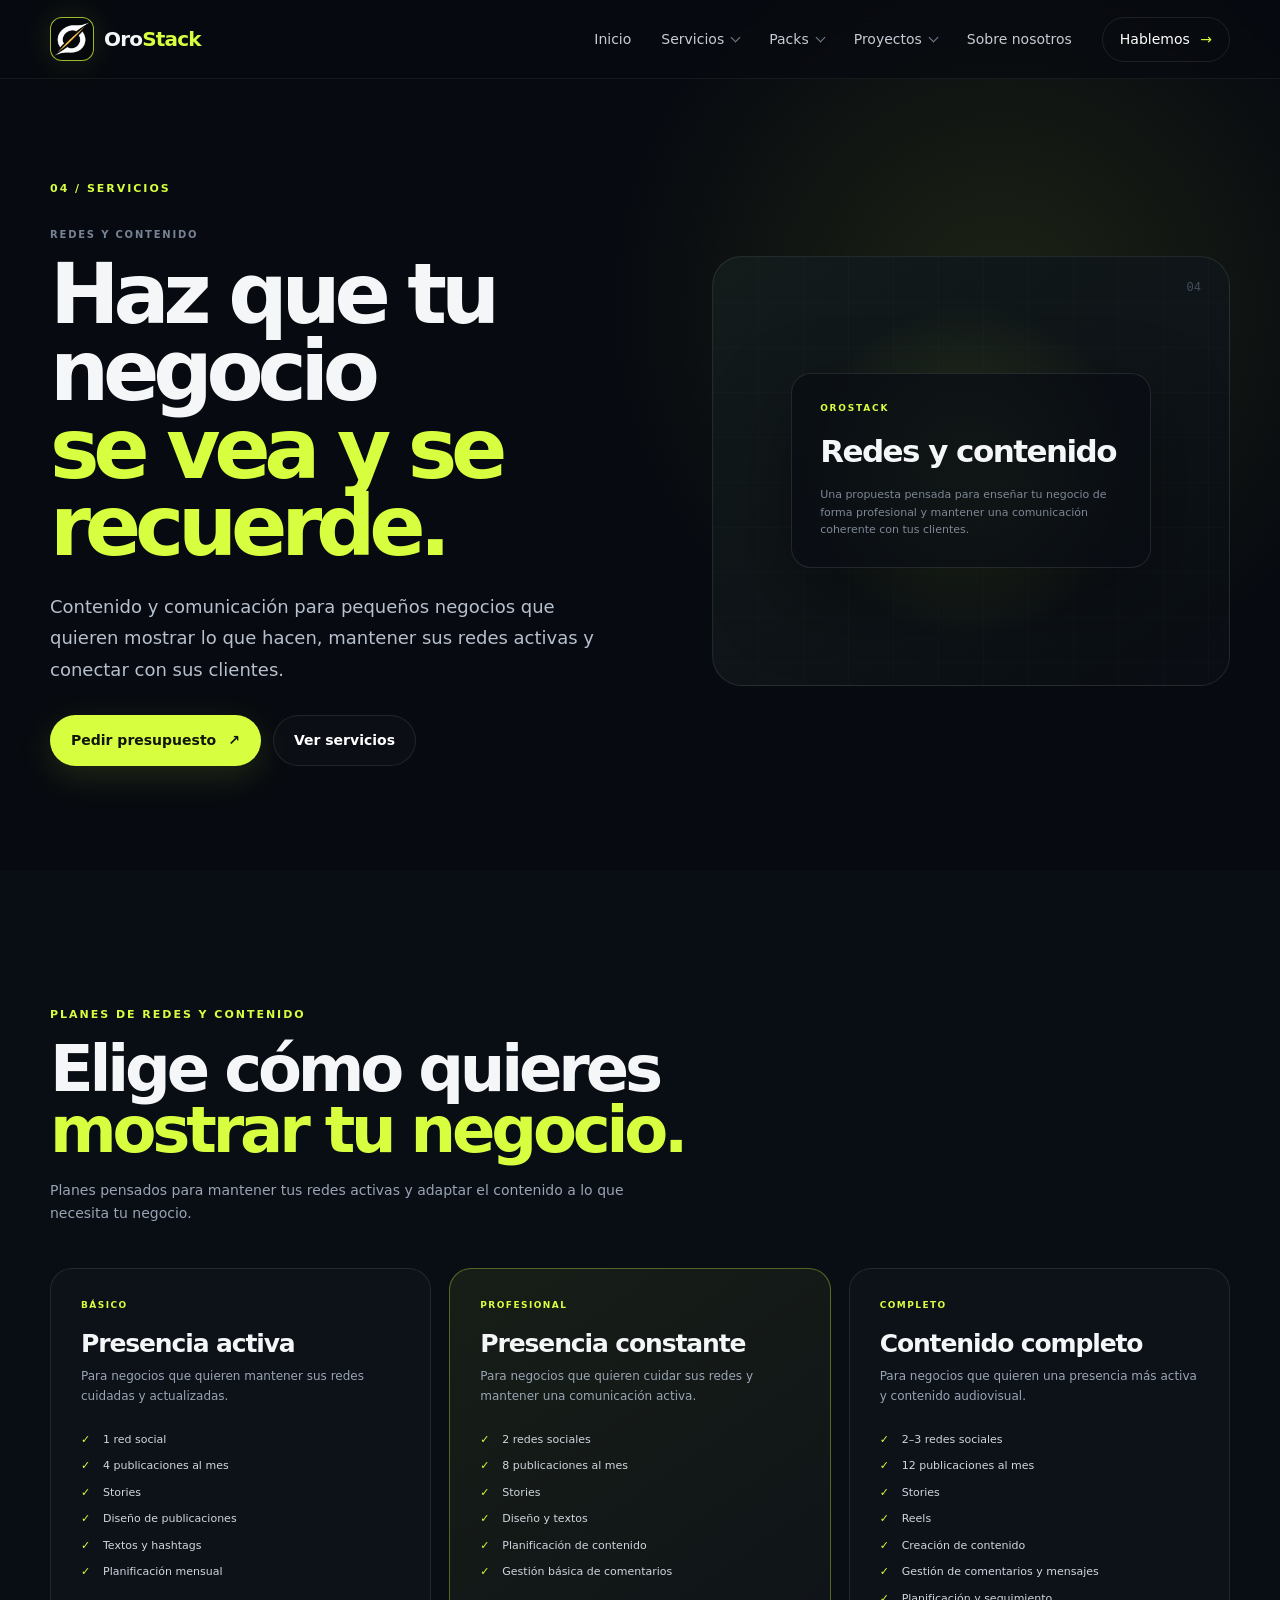
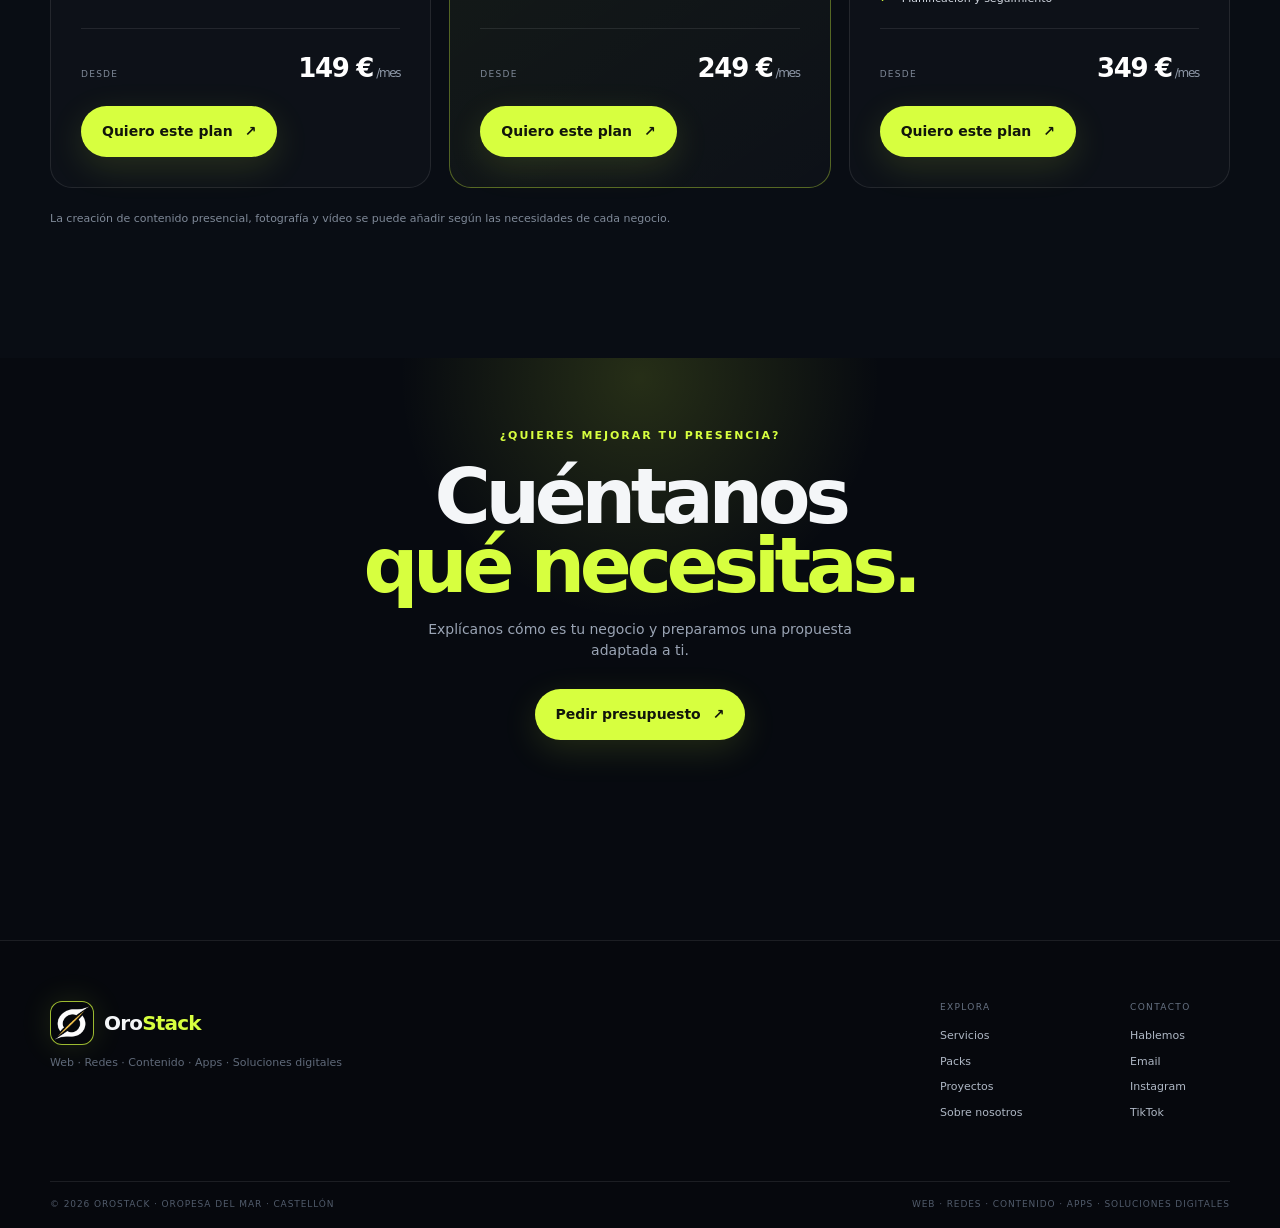
<file: pages/servicios/servicio-contenido.html>
<!DOCTYPE html>
<html lang="es">
<head>
  <meta charset="UTF-8">
  <meta name="viewport" content="width=device-width, initial-scale=1.0">
  <meta name="description" content="Redes sociales y contenido para pequeños negocios que quieren mostrar mejor lo que hacen y mantener una presencia digital activa.">
  <title>OroStack</title>
  <link rel="icon" type="image/png" sizes="64x64" href="../../assets/favicon-64.png?v=9">
  <link rel="icon" type="image/png" sizes="32x32" href="../../assets/favicon-32.png?v=9">
  <link rel="icon" type="image/png" sizes="16x16" href="../../assets/favicon-16.png?v=9">
  <link rel="shortcut icon" href="../../assets/favicon.ico?v=9">
  <link rel="apple-touch-icon" sizes="180x180" href="../../assets/apple-touch-icon.png?v=9">
  <link rel="stylesheet" href="../../css/style.css">
</head>
<body class="detail-page">
<header class="site-header">
  <nav class="nav container">
    <a class="brand" href="../../index.html" aria-label="OroStack inicio"><span class="brand-mark"><img src="../../assets/logo-mark.png" alt=""></span><span>Oro<span class="accent">Stack</span></span></a>
    <button class="menu-toggle" aria-label="Abrir menú" aria-expanded="false"><span></span><span></span><span></span></button>
    <div class="nav-links">
      <a href="../../index.html#inicio">Inicio</a>
      <div class="nav-dropdown active">
        <a href="../../index.html#servicios" class="nav-dropdown-trigger">Servicios <span class="chevron" aria-hidden="true"></span></a>
        <div class="dropdown-menu">
          <a class="dropdown-all" href="../../index.html#servicios"><strong>Ver todos los servicios</strong><small>Ir a la sección principal</small></a>
          <a href="servicio-web.html"><strong>Páginas web</strong><small>Web, reservas y presencia online</small></a>
          <a href="servicio-apps.html"><strong>Apps para tu negocio</strong><small>Aplicaciones móviles para tu negocio</small></a>
          <a href="servicio-software.html"><strong>Herramientas digitales</strong><small>Gestión y soluciones a medida</small></a>
          <a href="servicio-contenido.html"><strong>Redes y contenido</strong><small>Redes sociales, fotografía y vídeo</small></a>
        </div>
      </div>
      <div class="nav-dropdown">
        <a href="../../index.html#packs" class="nav-dropdown-trigger">Packs <span class="chevron" aria-hidden="true"></span></a>
        <div class="dropdown-menu">
          <a class="dropdown-all" href="../../index.html#packs"><strong>Ver todos los packs</strong><small>Soluciones para digitalizar tu negocio</small></a>
          <a href="../packs/pack-presencia.html"><strong>Presencia digital</strong><small>Web + mantenimiento</small></a>
          <a href="../packs/pack-activo.html"><strong>Negocio activo</strong><small>Web + redes + contenido</small></a>
          <a href="../packs/pack-medida.html"><strong>Digitalización a medida</strong><small>Soluciones adaptadas a tu negocio</small></a>
        </div>
      </div>
      <div class="nav-dropdown">
        <a href="../../index.html#proyectos" class="nav-dropdown-trigger">Proyectos <span class="chevron" aria-hidden="true"></span></a>
        <div class="dropdown-menu">
          <a class="dropdown-all" href="../../index.html#proyectos"><strong>Ver todos los proyectos</strong><small>Ir a la sección principal</small></a>
          <a href="../proyectos/proyecto-studio-hair.html"><strong>Studio Hair</strong><small>Web + reservas</small></a>
          <a href="../proyectos/proyecto-mare-cucina.html"><strong>Mare Cucina</strong><small>Web corporativa</small></a>
          <a href="../proyectos/proyecto-northfit.html"><strong>NorthFit</strong><small>Web + app</small></a>
        </div>
      </div>
      <a href="../../index.html#sobre-nosotros">Sobre nosotros</a>
      <a href="../contacto.html" class="nav-cta">Hablemos <span>→</span></a>
    </div>
  </nav>
</header>
<main>
<section class="detail-hero">
  <div class="container detail-hero-grid">
    <div class="reveal">
      <span class="section-label">04 / Servicios</span>
      <div class="detail-kicker">Redes y contenido</div>
      <h1>Haz que tu negocio<br><span>se vea y se recuerde.</span></h1>
      <p>Contenido y comunicación para pequeños negocios que quieren mostrar lo que hacen, mantener sus redes activas y conectar con sus clientes.</p>
      <div class="detail-actions"><a href="../contacto.html?servicio=contenido" class="btn btn-primary">Pedir presupuesto <span>↗</span></a><a href="../../index.html#servicios" class="btn btn-secondary">Ver servicios</a></div>
    </div>
    <div class="detail-visual reveal delay-1">
      <div class="detail-visual-number">04</div><div class="detail-visual-orb"></div>
      <div class="detail-visual-card"><span>OROSTACK</span><strong>Redes y contenido</strong><small>Una propuesta pensada para enseñar tu negocio de forma profesional y mantener una comunicación coherente con tus clientes.</small></div>
    </div>
  </div>
</section>
<section class="detail-content section">
  <div class="container">
    <div class="content-intro reveal">
      <span class="section-label">Planes de redes y contenido</span>
      <h2>Elige cómo quieres<br><span>mostrar tu negocio.</span></h2>
      <p>Planes pensados para mantener tus redes activas y adaptar el contenido a lo que necesita tu negocio.</p>
    </div>
    <div class="content-plans">
      <article class="content-plan reveal">
        <span class="plan-tag">BÁSICO</span>
        <h3>Presencia activa</h3>
        <p>Para negocios que quieren mantener sus redes cuidadas y actualizadas.</p>
        <ul class="detail-list"><li>1 red social</li><li>4 publicaciones al mes</li><li>Stories</li><li>Diseño de publicaciones</li><li>Textos y hashtags</li><li>Planificación mensual</li></ul>
        <div class="plan-price"><small>DESDE</small><strong>149 €<em>/mes</em></strong></div>
        <a href="../contacto.html?servicio=contenido" class="btn btn-primary">Quiero este plan <span>↗</span></a>
      </article>
      <article class="content-plan plan-featured reveal delay-1">
        <span class="plan-tag">PROFESIONAL</span>
        <h3>Presencia constante</h3>
        <p>Para negocios que quieren cuidar sus redes y mantener una comunicación activa.</p>
        <ul class="detail-list"><li>2 redes sociales</li><li>8 publicaciones al mes</li><li>Stories</li><li>Diseño y textos</li><li>Planificación de contenido</li><li>Gestión básica de comentarios</li></ul>
        <div class="plan-price"><small>DESDE</small><strong>249 €<em>/mes</em></strong></div>
        <a href="../contacto.html?servicio=contenido" class="btn btn-primary">Quiero este plan <span>↗</span></a>
      </article>
      <article class="content-plan reveal delay-2">
        <span class="plan-tag">COMPLETO</span>
        <h3>Contenido completo</h3>
        <p>Para negocios que quieren una presencia más activa y contenido audiovisual.</p>
        <ul class="detail-list"><li>2–3 redes sociales</li><li>12 publicaciones al mes</li><li>Stories</li><li>Reels</li><li>Creación de contenido</li><li>Gestión de comentarios y mensajes</li><li>Planificación y seguimiento</li></ul>
        <div class="plan-price"><small>DESDE</small><strong>349 €<em>/mes</em></strong></div>
        <a href="../contacto.html?servicio=contenido" class="btn btn-primary">Quiero este plan <span>↗</span></a>
      </article>
    </div>
    <p class="plan-note">La creación de contenido presencial, fotografía y vídeo se puede añadir según las necesidades de cada negocio.</p>
  </div>
</section>
<section class="detail-cta"><div class="container"><div class="cta-box reveal"><div class="cta-glow"></div><span class="section-label">¿Quieres mejorar tu presencia?</span><h2>Cuéntanos<br><span>qué necesitas.</span></h2><p>Explícanos cómo es tu negocio y preparamos una propuesta adaptada a ti.</p><a href="../contacto.html?servicio=contenido" class="btn btn-primary">Pedir presupuesto <span>↗</span></a></div></div></section>
</main>
<footer class="footer"><div class="container footer-main"><div><a class="brand footer-brand" href="../../index.html"><span class="brand-mark"><img src="../../assets/logo-mark.png" alt=""></span><span>Oro<span class="accent">Stack</span></span></a><p>Web · Redes · Contenido · Apps · Soluciones digitales</p></div><div class="footer-links"><div><span>Explora</span><a href="../../index.html#servicios">Servicios</a><a href="../../index.html#packs">Packs</a><a href="../../index.html#proyectos">Proyectos</a><a href="../../index.html#sobre-nosotros">Sobre nosotros</a></div><div><span>Contacto</span><a href="../contacto.html">Hablemos</a><a href="mailto:oroostack@gmail.com">Email</a><a href="https://www.instagram.com/orostack/" target="_blank" rel="noopener">Instagram</a><a href="https://www.tiktok.com/@orostack" target="_blank" rel="noopener">TikTok</a></div></div></div><div class="container footer-bottom"><span>© 2026 OroStack · Oropesa del Mar · Castellón</span><span>Web · Redes · Contenido · Apps · Soluciones digitales</span></div></footer>
<script src="../../js/main.js"></script>
</body></html>
</file>
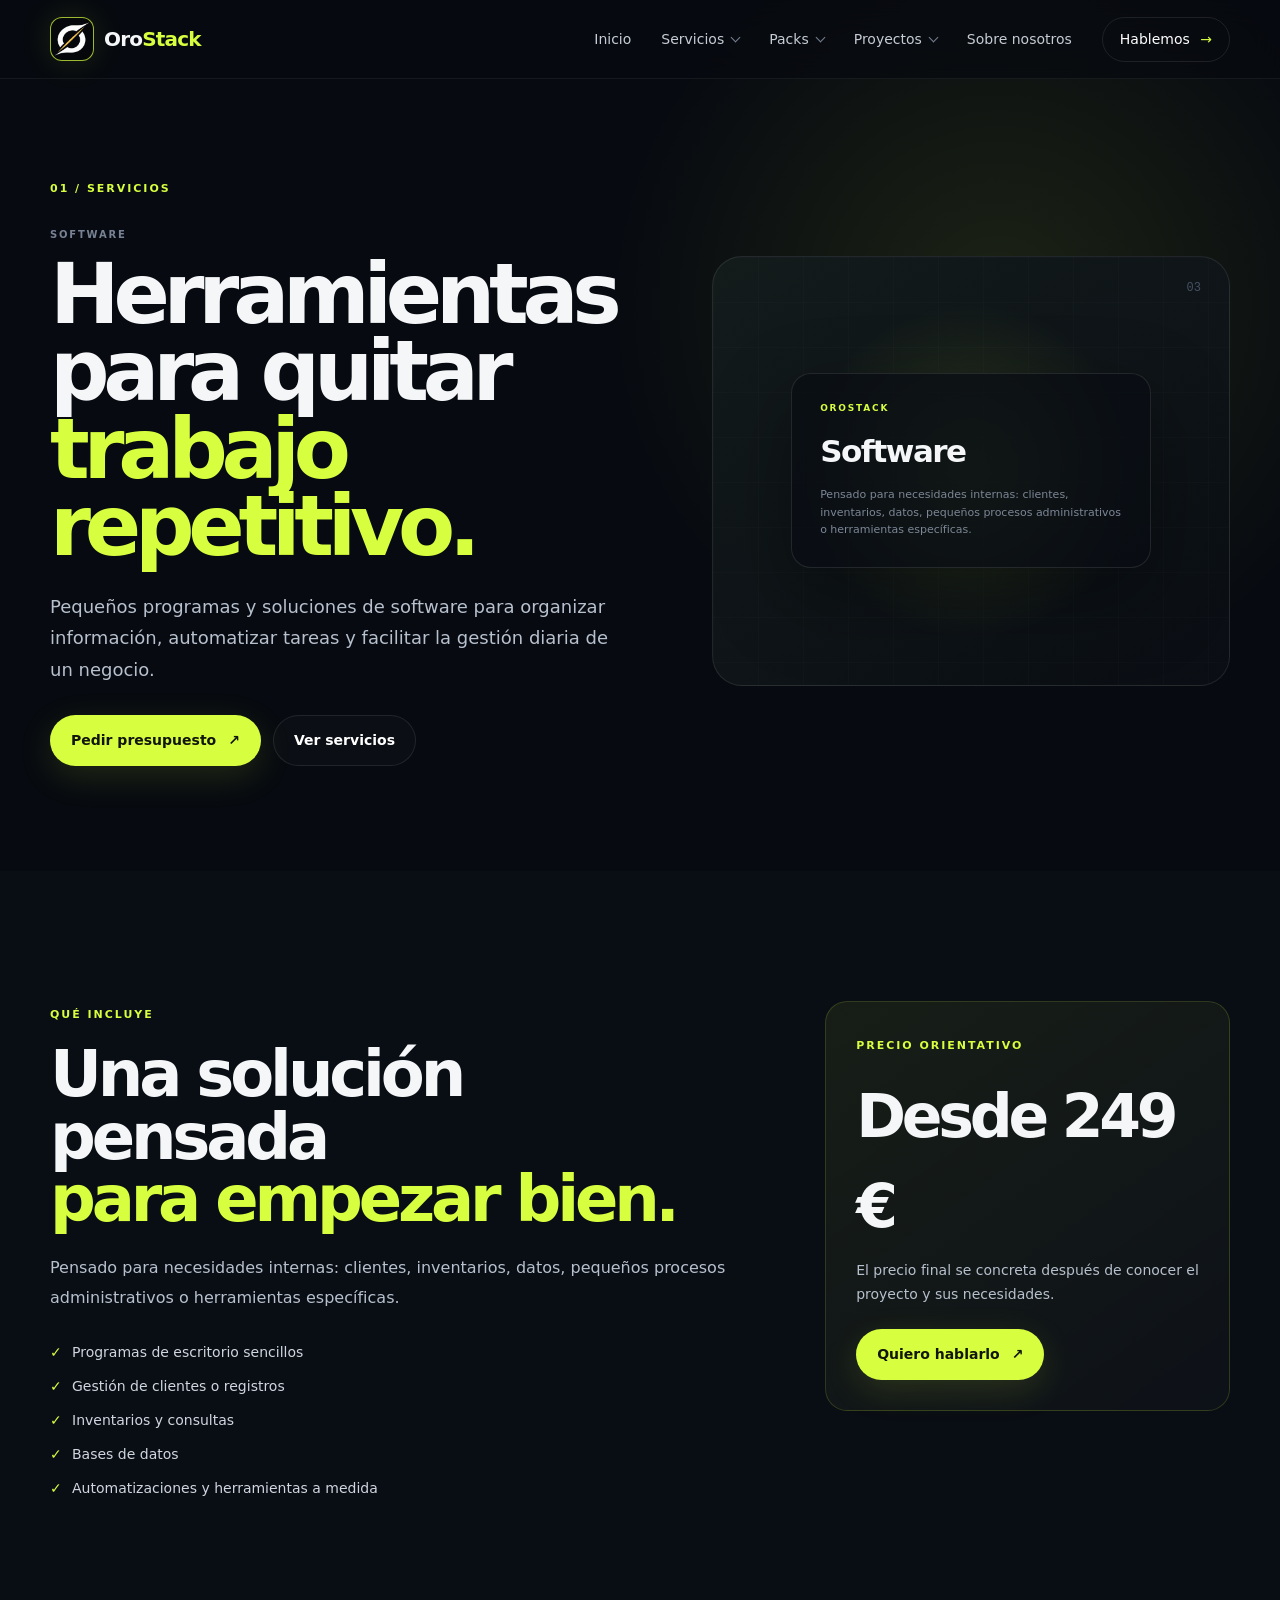
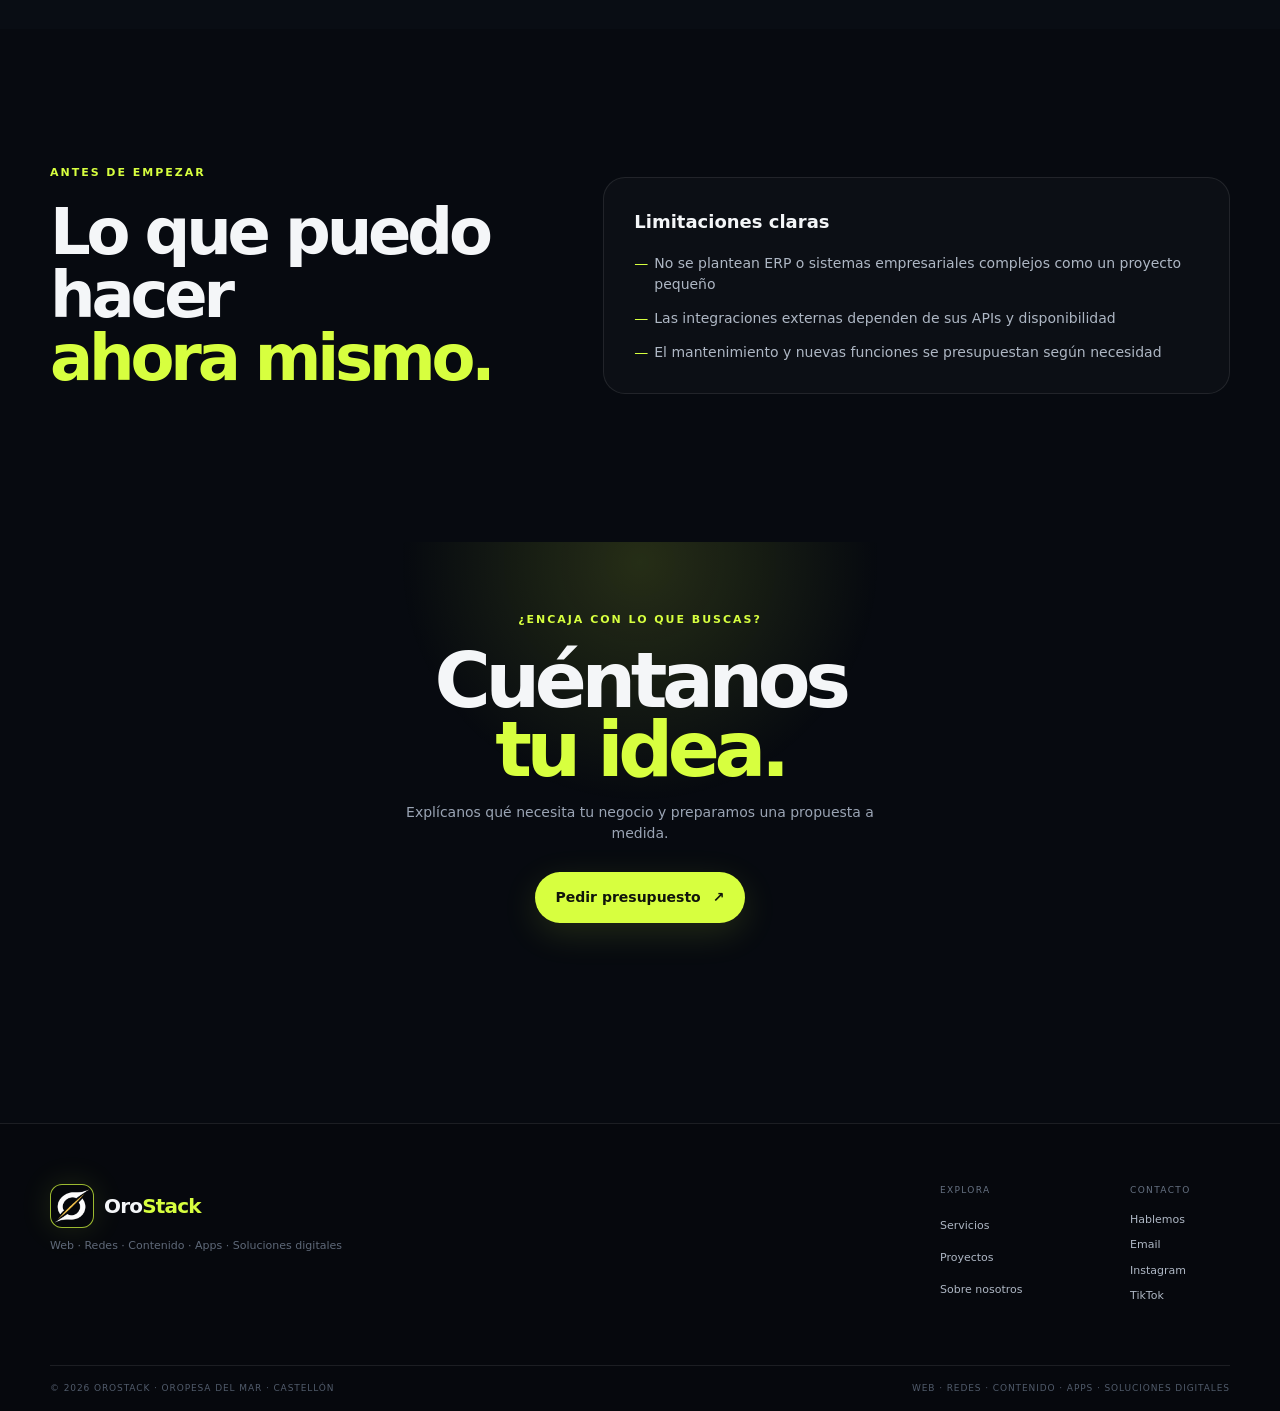
<file: pages/servicios/servicio-software.html>
<!DOCTYPE html>
<html lang="es">
<head>
  <meta charset="UTF-8">
  <meta name="viewport" content="width=device-width, initial-scale=1.0">
  <meta name="description" content="Pequeños programas y soluciones de software para organizar información, automatizar tareas y facilitar la gestión diaria de un negocio.">
  <title>OroStack</title>
  <link rel="icon" type="image/png" sizes="64x64" href="../../assets/favicon-64.png?v=9">
  <link rel="icon" type="image/png" sizes="32x32" href="../../assets/favicon-32.png?v=9">
  <link rel="icon" type="image/png" sizes="16x16" href="../../assets/favicon-16.png?v=9">
  <link rel="shortcut icon" href="../../assets/favicon.ico?v=9">
  <link rel="apple-touch-icon" sizes="180x180" href="../../assets/apple-touch-icon.png?v=9">
  <link rel="stylesheet" href="../../css/style.css">
</head>
<body class="detail-page">
<header class="site-header">
  <nav class="nav container">
    <a class="brand" href="../../index.html" aria-label="OroStack inicio">
      <span class="brand-mark"><img src="../../assets/logo-mark.png" alt=""></span><span>Oro<span class="accent">Stack</span></span>
    </a>
    <button class="menu-toggle" aria-label="Abrir menú" aria-expanded="false"><span></span><span></span><span></span></button>
    <div class="nav-links">
      <a href="../../index.html#inicio">Inicio</a>
      <div class="nav-dropdown active">
        <a href="../../index.html#servicios" class="nav-dropdown-trigger">Servicios <span class="chevron" aria-hidden="true"></span></a>
        <div class="dropdown-menu">
          <a class="dropdown-all" href="../../index.html#servicios"><strong>Ver todos los servicios</strong><small>Ir a la sección principal</small></a>
          <a href="../servicios/servicio-web.html"><strong>Páginas web</strong><small>Web, reservas y presencia online</small></a>
          <a href="../servicios/servicio-apps.html"><strong>Apps para tu negocio</strong><small>Aplicaciones móviles para tu negocio</small></a>
          <a href="../servicios/servicio-software.html"><strong>Herramientas digitales</strong><small>Gestión y soluciones a medida</small></a>
          <a href="../servicios/servicio-contenido.html"><strong>Redes y contenido</strong><small>Redes sociales, fotografía y vídeo</small></a>
        </div>
      </div>
      <div class="nav-dropdown">
        <a href="../../index.html#packs" class="nav-dropdown-trigger">Packs <span class="chevron" aria-hidden="true"></span></a>
        <div class="dropdown-menu">
          <a class="dropdown-all" href="../../index.html#packs"><strong>Ver todos los packs</strong><small>Soluciones para digitalizar tu negocio</small></a>
          <a href="../packs/pack-presencia.html"><strong>Presencia digital</strong><small>Web + mantenimiento</small></a>
          <a href="../packs/pack-activo.html"><strong>Negocio activo</strong><small>Web + redes + contenido</small></a>
          <a href="../packs/pack-medida.html"><strong>Digitalización a medida</strong><small>Soluciones adaptadas a tu negocio</small></a>
        </div>
      </div>
      <div class="nav-dropdown ">
        <a href="../../index.html#proyectos" class="nav-dropdown-trigger">Proyectos <span class="chevron" aria-hidden="true"></span></a>
        <div class="dropdown-menu">
          <a class="dropdown-all" href="../../index.html#proyectos"><strong>Ver todos los proyectos</strong><small>Ir a la sección principal</small></a>
          <a href="../proyectos/proyecto-studio-hair.html"><strong>Studio Hair</strong><small>Web + reservas</small></a>
          <a href="../proyectos/proyecto-mare-cucina.html"><strong>Mare Cucina</strong><small>Web corporativa</small></a>
          <a href="../proyectos/proyecto-northfit.html"><strong>NorthFit</strong><small>Web + app</small></a>
        </div>
      </div>
      <a href="../../index.html#sobre-nosotros">Sobre nosotros</a>
      <a href="../contacto.html" class="nav-cta">Hablemos <span>→</span></a>
    </div>
  </nav>
</header>
<main><section class="detail-hero">
  <div class="container detail-hero-grid">
    <div class="reveal">
      <span class="section-label">01 / Servicios</span>
      <div class="detail-kicker">Software</div>
      <h1>Herramientas para quitar<br><span>trabajo repetitivo.</span></h1>
      <p>Pequeños programas y soluciones de software para organizar información, automatizar tareas y facilitar la gestión diaria de un negocio.</p>
      <div class="detail-actions"><a href="../contacto.html?servicio=software" class="btn btn-primary">Pedir presupuesto <span>↗</span></a><a href="../../index.html#servicios" class="btn btn-secondary">Ver servicios</a></div>
    </div>
    <div class="detail-visual reveal delay-1">
      <div class="detail-visual-number">03</div>
      <div class="detail-visual-orb"></div>
      <div class="detail-visual-card"><span>OROSTACK</span><strong>Software</strong><small>Pensado para necesidades internas: clientes, inventarios, datos, pequeños procesos administrativos o herramientas específicas.</small></div>
    </div>
  </div>
</section>
<section class="detail-content section">
  <div class="container detail-columns">
    <div class="detail-copy reveal"><span class="section-label">Qué incluye</span><h2>Una solución pensada<br><span>para empezar bien.</span></h2><p>Pensado para necesidades internas: clientes, inventarios, datos, pequeños procesos administrativos o herramientas específicas.</p><ul class="detail-list"><li>Programas de escritorio sencillos</li><li>Gestión de clientes o registros</li><li>Inventarios y consultas</li><li>Bases de datos</li><li>Automatizaciones y herramientas a medida</li></ul></div>
    <aside class="price-card reveal delay-1"><span class="section-label">Precio orientativo</span><div class="price">Desde 249 €</div><p>El precio final se concreta después de conocer el proyecto y sus necesidades.</p><a href="../contacto.html?servicio=software" class="btn btn-primary">Quiero hablarlo <span>↗</span></a></aside>
  </div>
</section>
<section class="limitations section">
  <div class="container limitations-grid">
    <div><span class="section-label">Antes de empezar</span><h2>Lo que puedo hacer<br><span>ahora mismo.</span></h2></div>
    <div class="limitations-card"><h3>Limitaciones claras</h3><ul><li>No se plantean ERP o sistemas empresariales complejos como un proyecto pequeño</li><li>Las integraciones externas dependen de sus APIs y disponibilidad</li><li>El mantenimiento y nuevas funciones se presupuestan según necesidad</li></ul></div>
  </div>
</section>
<section class="detail-cta"><div class="container"><div class="cta-box reveal"><div class="cta-glow"></div><span class="section-label">¿Encaja con lo que buscas?</span><h2>Cuéntanos<br><span>tu idea.</span></h2><p>Explícanos qué necesita tu negocio y preparamos una propuesta a medida.</p><a href="../contacto.html?servicio=software" class="btn btn-primary">Pedir presupuesto <span>↗</span></a></div></div></section></main>
<footer class="footer">
  <div class="container footer-main">
    <div>
      <a class="brand footer-brand" href="../../index.html"><span class="brand-mark"><img src="../../assets/logo-mark.png" alt=""></span><span>Oro<span class="accent">Stack</span></span></a>
      <p>Web · Redes · Contenido · Apps · Soluciones digitales</p>
    </div>
    <div class="footer-links">
      <div><span>Explora</span><a href="../../index.html#servicios">Servicios</a><a href="../../index.html#proyectos">Proyectos</a><a href="../../index.html#sobre-nosotros">Sobre nosotros</a></div>
      <div><span>Contacto</span><a href="../contacto.html">Hablemos</a><a href="mailto:oroostack@gmail.com">Email</a><a href="https://www.instagram.com/orostack/" target="_blank" rel="noopener">Instagram</a><a href="https://www.tiktok.com/@orostack" target="_blank" rel="noopener">TikTok</a></div>
    </div>
  </div>
  <div class="container footer-bottom"><span>© 2026 OroStack · Oropesa del Mar · Castellón</span><span>Web · Redes · Contenido · Apps · Soluciones digitales</span></div>
</footer>
<script src="../../js/main.js"></script>
</body>
</html>
</file>
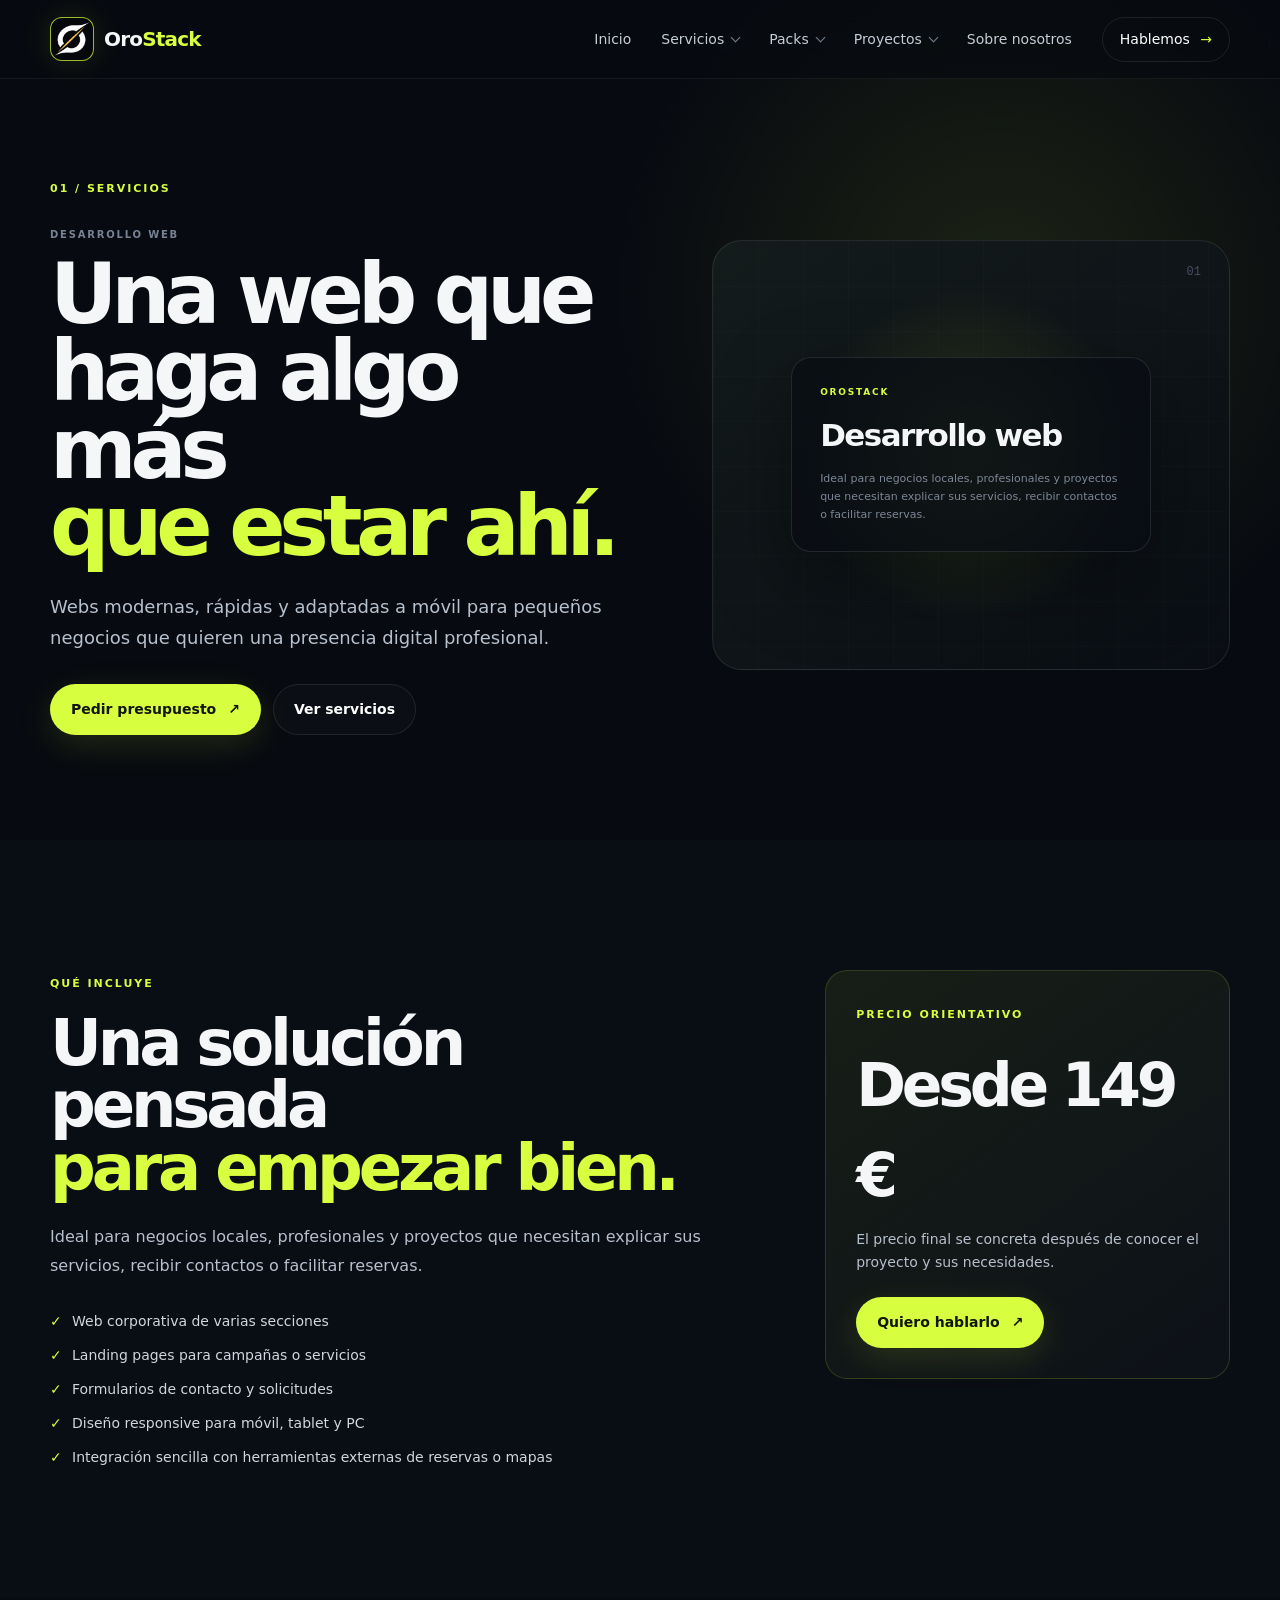
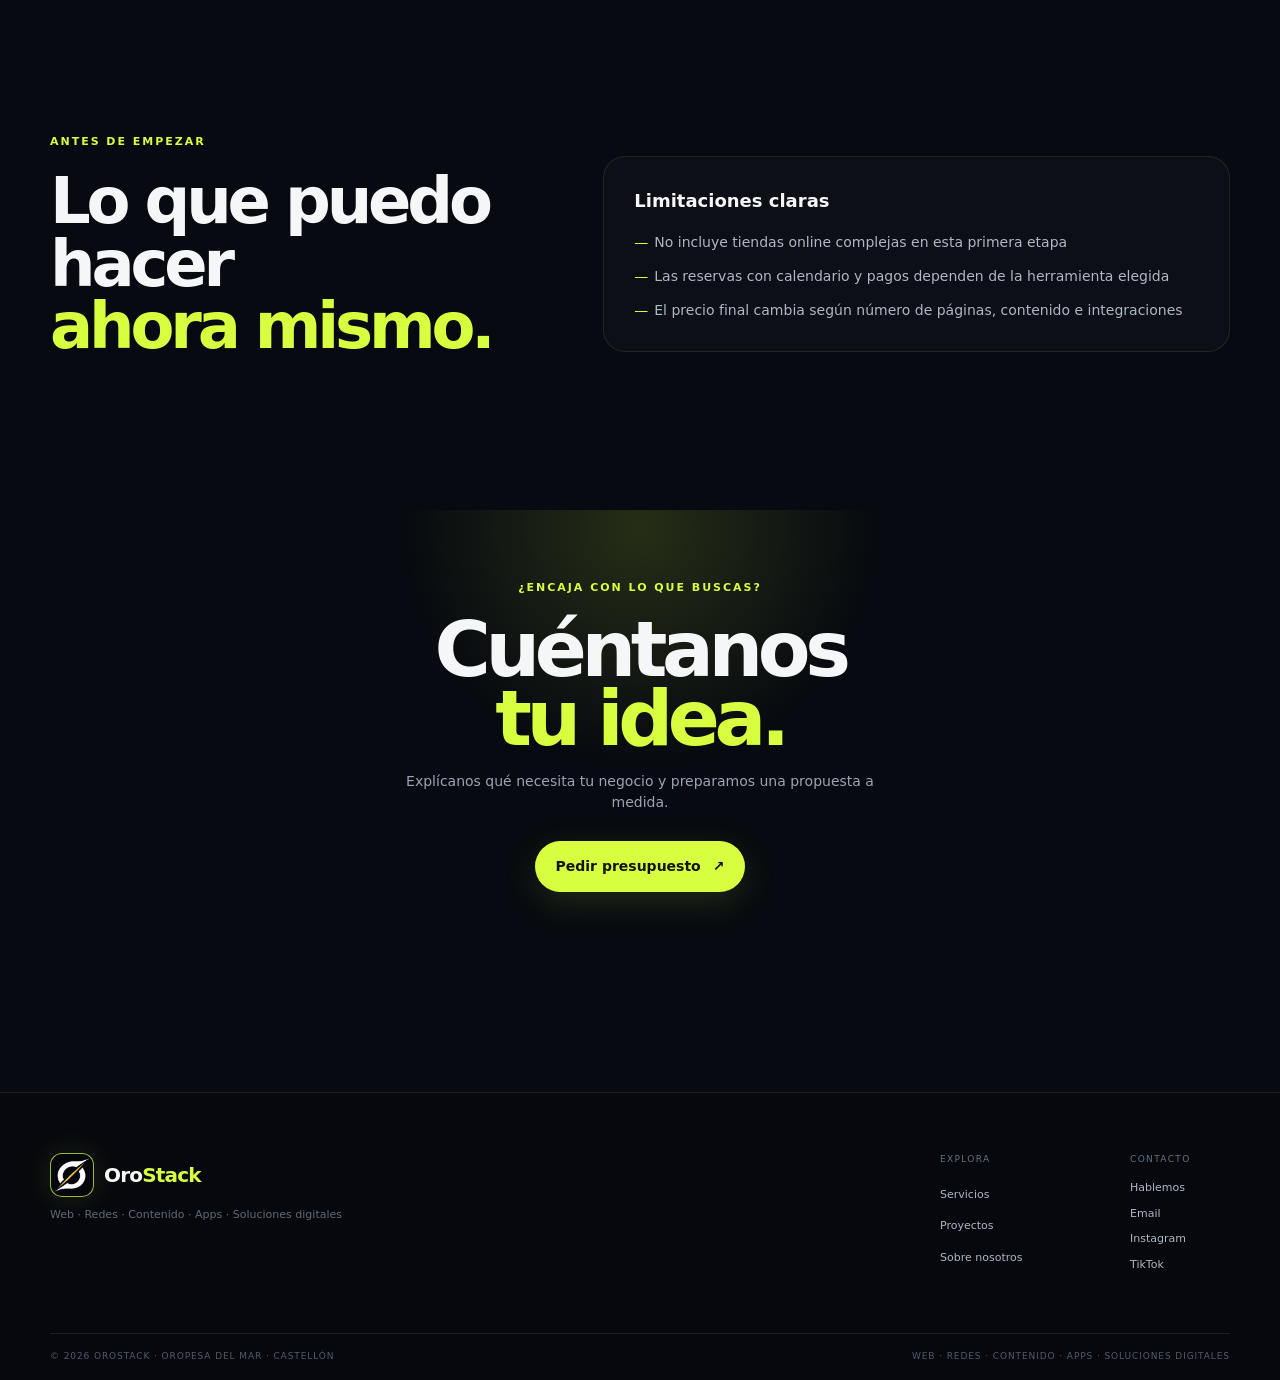
<file: pages/servicios/servicio-web.html>
<!DOCTYPE html>
<html lang="es">
<head>
  <meta charset="UTF-8">
  <meta name="viewport" content="width=device-width, initial-scale=1.0">
  <meta name="description" content="Webs modernas, rápidas y adaptadas a móvil para pequeños negocios que quieren una presencia digital profesional.">
  <title>OroStack</title>
  <link rel="icon" type="image/png" sizes="64x64" href="../../assets/favicon-64.png?v=9">
  <link rel="icon" type="image/png" sizes="32x32" href="../../assets/favicon-32.png?v=9">
  <link rel="icon" type="image/png" sizes="16x16" href="../../assets/favicon-16.png?v=9">
  <link rel="shortcut icon" href="../../assets/favicon.ico?v=9">
  <link rel="apple-touch-icon" sizes="180x180" href="../../assets/apple-touch-icon.png?v=9">
  <link rel="stylesheet" href="../../css/style.css">
</head>
<body class="detail-page">
<header class="site-header">
  <nav class="nav container">
    <a class="brand" href="../../index.html" aria-label="OroStack inicio">
      <span class="brand-mark"><img src="../../assets/logo-mark.png" alt=""></span><span>Oro<span class="accent">Stack</span></span>
    </a>
    <button class="menu-toggle" aria-label="Abrir menú" aria-expanded="false"><span></span><span></span><span></span></button>
    <div class="nav-links">
      <a href="../../index.html#inicio">Inicio</a>
      <div class="nav-dropdown active">
        <a href="../../index.html#servicios" class="nav-dropdown-trigger">Servicios <span class="chevron" aria-hidden="true"></span></a>
        <div class="dropdown-menu">
          <a class="dropdown-all" href="../../index.html#servicios"><strong>Ver todos los servicios</strong><small>Ir a la sección principal</small></a>
          <a href="../servicios/servicio-web.html"><strong>Páginas web</strong><small>Web, reservas y presencia online</small></a>
          <a href="../servicios/servicio-apps.html"><strong>Apps para tu negocio</strong><small>Aplicaciones móviles para tu negocio</small></a>
          <a href="../servicios/servicio-software.html"><strong>Herramientas digitales</strong><small>Gestión y soluciones a medida</small></a>
          <a href="../servicios/servicio-contenido.html"><strong>Redes y contenido</strong><small>Redes sociales, fotografía y vídeo</small></a>
        </div>
      </div>
      <div class="nav-dropdown">
        <a href="../../index.html#packs" class="nav-dropdown-trigger">Packs <span class="chevron" aria-hidden="true"></span></a>
        <div class="dropdown-menu">
          <a class="dropdown-all" href="../../index.html#packs"><strong>Ver todos los packs</strong><small>Soluciones para digitalizar tu negocio</small></a>
          <a href="../packs/pack-presencia.html"><strong>Presencia digital</strong><small>Web + mantenimiento</small></a>
          <a href="../packs/pack-activo.html"><strong>Negocio activo</strong><small>Web + redes + contenido</small></a>
          <a href="../packs/pack-medida.html"><strong>Digitalización a medida</strong><small>Soluciones adaptadas a tu negocio</small></a>
        </div>
      </div>
      <div class="nav-dropdown ">
        <a href="../../index.html#proyectos" class="nav-dropdown-trigger">Proyectos <span class="chevron" aria-hidden="true"></span></a>
        <div class="dropdown-menu">
          <a class="dropdown-all" href="../../index.html#proyectos"><strong>Ver todos los proyectos</strong><small>Ir a la sección principal</small></a>
          <a href="../proyectos/proyecto-studio-hair.html"><strong>Studio Hair</strong><small>Web + reservas</small></a>
          <a href="../proyectos/proyecto-mare-cucina.html"><strong>Mare Cucina</strong><small>Web corporativa</small></a>
          <a href="../proyectos/proyecto-northfit.html"><strong>NorthFit</strong><small>Web + app</small></a>
        </div>
      </div>
      <a href="../../index.html#sobre-nosotros">Sobre nosotros</a>
      <a href="../contacto.html" class="nav-cta">Hablemos <span>→</span></a>
    </div>
  </nav>
</header>
<main><section class="detail-hero">
  <div class="container detail-hero-grid">
    <div class="reveal">
      <span class="section-label">01 / Servicios</span>
      <div class="detail-kicker">Desarrollo web</div>
      <h1>Una web que haga algo más<br><span>que estar ahí.</span></h1>
      <p>Webs modernas, rápidas y adaptadas a móvil para pequeños negocios que quieren una presencia digital profesional.</p>
      <div class="detail-actions"><a href="../contacto.html?servicio=web" class="btn btn-primary">Pedir presupuesto <span>↗</span></a><a href="../../index.html#servicios" class="btn btn-secondary">Ver servicios</a></div>
    </div>
    <div class="detail-visual reveal delay-1">
      <div class="detail-visual-number">01</div>
      <div class="detail-visual-orb"></div>
      <div class="detail-visual-card"><span>OROSTACK</span><strong>Desarrollo web</strong><small>Ideal para negocios locales, profesionales y proyectos que necesitan explicar sus servicios, recibir contactos o facilitar reservas.</small></div>
    </div>
  </div>
</section>
<section class="detail-content section">
  <div class="container detail-columns">
    <div class="detail-copy reveal"><span class="section-label">Qué incluye</span><h2>Una solución pensada<br><span>para empezar bien.</span></h2><p>Ideal para negocios locales, profesionales y proyectos que necesitan explicar sus servicios, recibir contactos o facilitar reservas.</p><ul class="detail-list"><li>Web corporativa de varias secciones</li><li>Landing pages para campañas o servicios</li><li>Formularios de contacto y solicitudes</li><li>Diseño responsive para móvil, tablet y PC</li><li>Integración sencilla con herramientas externas de reservas o mapas</li></ul></div>
    <aside class="price-card reveal delay-1"><span class="section-label">Precio orientativo</span><div class="price">Desde 149 €</div><p>El precio final se concreta después de conocer el proyecto y sus necesidades.</p><a href="../contacto.html?servicio=web" class="btn btn-primary">Quiero hablarlo <span>↗</span></a></aside>
  </div>
</section>
<section class="limitations section">
  <div class="container limitations-grid">
    <div><span class="section-label">Antes de empezar</span><h2>Lo que puedo hacer<br><span>ahora mismo.</span></h2></div>
    <div class="limitations-card"><h3>Limitaciones claras</h3><ul><li>No incluye tiendas online complejas en esta primera etapa</li><li>Las reservas con calendario y pagos dependen de la herramienta elegida</li><li>El precio final cambia según número de páginas, contenido e integraciones</li></ul></div>
  </div>
</section>
<section class="detail-cta"><div class="container"><div class="cta-box reveal"><div class="cta-glow"></div><span class="section-label">¿Encaja con lo que buscas?</span><h2>Cuéntanos<br><span>tu idea.</span></h2><p>Explícanos qué necesita tu negocio y preparamos una propuesta a medida.</p><a href="../contacto.html?servicio=web" class="btn btn-primary">Pedir presupuesto <span>↗</span></a></div></div></section></main>
<footer class="footer">
  <div class="container footer-main">
    <div>
      <a class="brand footer-brand" href="../../index.html"><span class="brand-mark"><img src="../../assets/logo-mark.png" alt=""></span><span>Oro<span class="accent">Stack</span></span></a>
      <p>Web · Redes · Contenido · Apps · Soluciones digitales</p>
    </div>
    <div class="footer-links">
      <div><span>Explora</span><a href="../../index.html#servicios">Servicios</a><a href="../../index.html#proyectos">Proyectos</a><a href="../../index.html#sobre-nosotros">Sobre nosotros</a></div>
      <div><span>Contacto</span><a href="../contacto.html">Hablemos</a><a href="mailto:oroostack@gmail.com">Email</a><a href="https://www.instagram.com/orostack/" target="_blank" rel="noopener">Instagram</a><a href="https://www.tiktok.com/@orostack" target="_blank" rel="noopener">TikTok</a></div>
    </div>
  </div>
  <div class="container footer-bottom"><span>© 2026 OroStack · Oropesa del Mar · Castellón</span><span>Web · Redes · Contenido · Apps · Soluciones digitales</span></div>
</footer>
<script src="../../js/main.js"></script>
</body>
</html>
</file>
<file: css/style.css>
:root {
  --bg: #070a10;
  --bg-soft: #0d1119;
  --panel: #111722;
  --panel-2: #151c29;
  --text: #f4f6f8;
  --muted: #9aa4b4;
  --line: rgba(255,255,255,.09);
  --accent: #d7ff3f;
  --accent-2: #9dbd25;
  --max: 1180px;
  --radius: 24px;
}
* { box-sizing: border-box; margin: 0; padding: 0; }
html { scroll-behavior: smooth; }
body { background: var(--bg); color: var(--text); font-family: Inter, ui-sans-serif, system-ui, -apple-system, BlinkMacSystemFont, "Segoe UI", sans-serif; line-height: 1.5; overflow-x: hidden; }
a { color: inherit; text-decoration: none; }
button, input, textarea, select { font: inherit; }
button { cursor: pointer; }
.container { width: min(var(--max), calc(100% - 48px)); margin: auto; }
.accent { color: var(--accent); }
.site-header { position: fixed; top: 0; left: 0; right: 0; z-index: 100; background: rgba(7,10,16,.72); border-bottom: 1px solid rgba(255,255,255,.06); backdrop-filter: blur(18px); }
.nav { height: 78px; display: flex; align-items: center; justify-content: space-between; }
.brand { display: inline-flex; align-items: center; gap: 10px; font-size: 20px; font-weight: 800; letter-spacing: -.04em; }
.brand-mark { width: 32px; height: 32px; border: 1px solid rgba(215,255,63,.6); border-radius: 10px; display: grid; place-items: center; overflow: hidden; background: #05070b; box-shadow: 0 0 28px rgba(215,255,63,.08); flex: 0 0 32px; }
.brand-mark img { width: 25px; height: 25px; object-fit: contain; display: block; }
.nav-links { display: flex; align-items: center; gap: 30px; font-size: 14px; color: #c6ccd5; }
.nav-links a { transition: color .2s ease; }
.nav-links a:hover, .nav-links a.active { color: var(--accent); }
.nav-cta { padding: 11px 17px; border: 1px solid var(--line); border-radius: 999px; color: #fff !important; }
.nav-cta span { color: var(--accent); margin-left: 6px; }
.menu-toggle { display: none; background: none; border: 0; }
.menu-toggle span { display: block; width: 24px; height: 2px; background: #fff; margin: 5px; }

.hero { min-height: 860px; position: relative; display: flex; align-items: center; overflow: hidden; padding: 150px 0 100px; }
.hero-grid { position: absolute; inset: 0; opacity: .34; background-image: linear-gradient(rgba(255,255,255,.035) 1px, transparent 1px), linear-gradient(90deg, rgba(255,255,255,.035) 1px, transparent 1px); background-size: 72px 72px; mask-image: radial-gradient(circle at 60% 45%, black, transparent 75%); }
.hero::after { content:""; position:absolute; width: 700px; height:700px; right:-250px; top:80px; background: radial-gradient(circle, rgba(215,255,63,.11), transparent 67%); pointer-events:none; }
.hero-content { display: grid; grid-template-columns: 1.03fr .97fr; gap: 80px; align-items: center; position: relative; z-index: 2; }
.eyebrow, .section-label { color: var(--accent); text-transform: uppercase; font-size: 11px; letter-spacing: .18em; font-weight: 800; }
.eyebrow { display: inline-flex; align-items: center; gap: 10px; padding: 8px 12px; border: 1px solid rgba(215,255,63,.2); background: rgba(215,255,63,.05); border-radius: 999px; margin-bottom: 25px; }
.pulse { width: 7px; height: 7px; background: var(--accent); border-radius: 50%; box-shadow: 0 0 12px var(--accent); }
.hero h1 { font-size: clamp(60px, 7.6vw, 104px); line-height: .91; letter-spacing: -.075em; max-width: 720px; }
.hero h1 span, .section-heading h2 span, .about-copy h2 span, .cta-box h2 span, .contact-hero h1 span { color: var(--accent); }
.hero-text { color: var(--muted); max-width: 610px; font-size: 17px; margin: 28px 0; }
.hero-actions { display: flex; gap: 12px; flex-wrap: wrap; }
.btn { display: inline-flex; justify-content: center; align-items: center; gap: 12px; padding: 14px 20px; border-radius: 999px; font-weight: 750; font-size: 14px; border: 1px solid transparent; transition: transform .2s, box-shadow .2s, background .2s; }
.btn:hover { transform: translateY(-2px); }
.btn-primary { color: #11150b; background: var(--accent); box-shadow: 0 10px 35px rgba(215,255,63,.13); }
.btn-secondary { color: #fff; border-color: var(--line); background: rgba(255,255,255,.02); }
.btn-light { background: #fff; color: #090c11; }
.hero-trust { display: flex; gap: 32px; margin-top: 55px; }
.trust-item { display: flex; flex-direction: column; gap: 2px; }
.trust-item strong { color: var(--accent); font-size: 11px; }
.trust-item span { color: #818b9b; font-size: 11px; text-transform: uppercase; letter-spacing: .1em; }

.hero-visual { position: relative; min-height: 480px; display: grid; place-items: center; }
.code-card { width: min(520px, 100%); background: rgba(12,17,26,.88); border: 1px solid rgba(255,255,255,.1); border-radius: 22px; overflow: hidden; box-shadow: 0 35px 100px rgba(0,0,0,.45); transform: rotate(2deg); position: relative; z-index: 2; backdrop-filter: blur(12px); }
.code-top { height: 48px; border-bottom: 1px solid var(--line); display: flex; align-items: center; padding: 0 17px; gap: 12px; color: #778294; font-size: 11px; }
.window-dots { display: flex; gap: 5px; }
.window-dots i { width: 7px; height: 7px; border-radius: 50%; background: #394252; }
.live-dot { margin-left: auto; color: var(--accent); }
.code-body { padding: 30px 25px; display: grid; gap: 16px; font: 12px/1.5 ui-monospace, SFMono-Regular, Menlo, monospace; color: #c8d0dc; }
.code-body b { color: #566173; width: 24px; display: inline-block; font-weight: 400; }
.code-body em { color: #8ea0b8; font-style: normal; }
.code-body strong { color: #c9e875; font-weight: 500; }
.code-body u { color: #d9b77d; text-decoration: none; }
.code-status { border-top: 1px solid var(--line); padding: 13px 17px; display: flex; justify-content: space-between; color: #667185; font-size: 10px; text-transform: uppercase; letter-spacing: .08em; }
.status { width: 6px; height: 6px; border-radius: 50%; background: var(--accent); display: inline-block; margin-right: 6px; }
.orb { position: absolute; border-radius: 50%; filter: blur(1px); }
.orb-one { width: 330px; height: 330px; background: radial-gradient(circle at 35% 35%, rgba(215,255,63,.18), transparent 67%); }
.orb-two { width: 500px; height: 500px; border: 1px solid rgba(215,255,63,.08); }
.floating-card { position: absolute; z-index: 3; display: flex; align-items: center; gap: 10px; background: rgba(18,24,35,.94); border: 1px solid var(--line); padding: 12px 14px; border-radius: 14px; box-shadow: 0 15px 45px rgba(0,0,0,.35); }
.floating-card > span { color: var(--accent); font-size: 18px; }
.floating-card div { display: grid; }
.floating-card strong { font-size: 11px; }
.floating-card small { color: #788395; font-size: 9px; }
.floating-one { left: -5px; bottom: 55px; }
.floating-two { right: -5px; top: 65px; }
.scroll-hint { position: absolute; bottom: 28px; left: 50%; transform: translateX(-50%); color: #596475; font-size: 9px; letter-spacing: .2em; }
.scroll-hint span { color: var(--accent); margin-left: 8px; }

.marquee { overflow: hidden; border-block: 1px solid var(--line); background: #0a0e15; }
.marquee-track { min-width: max-content; display: flex; gap: 28px; align-items: center; padding: 16px 0; animation: marquee 22s linear infinite; color: #8d97a6; font-size: 10px; font-weight: 800; letter-spacing: .2em; }
.marquee-track b { color: var(--accent); font-size: 13px; }
@keyframes marquee { to { transform: translateX(-50%); } }

.section { padding: 130px 0; }
.section-heading { display: grid; grid-template-columns: 1fr 340px; gap: 60px; align-items: end; margin-bottom: 60px; }
.section-heading h2 { margin-top: 18px; font-size: clamp(42px, 5vw, 70px); line-height: .98; letter-spacing: -.06em; }
.section-heading > p { color: var(--muted); font-size: 14px; line-height: 1.8; }
.services { background: #090d14; }
.services-grid { display: grid; grid-template-columns: repeat(2, minmax(0, 1fr)); gap: 18px; max-width: 930px; margin: 0 auto; }
.services-grid .service-card:nth-child(3) { grid-column: 1 / -1; width: calc(50% - 9px); justify-self: center; }
.service-card { min-height: 455px; padding: 30px; background: linear-gradient(145deg, rgba(255,255,255,.045), rgba(255,255,255,.015)); border: 1px solid var(--line); border-radius: var(--radius); position: relative; overflow: hidden; transition: border-color .3s, transform .3s; }
.service-card:hover { transform: translateY(-5px); border-color: rgba(215,255,63,.3); }
.service-feature { background: linear-gradient(145deg, rgba(215,255,63,.09), rgba(255,255,255,.02)); }
.service-number { color: #596474; font: 11px ui-monospace, monospace; }
.service-icon { width: 50px; height: 50px; border: 1px solid rgba(215,255,63,.2); color: var(--accent); border-radius: 14px; display: grid; place-items: center; font-size: 25px; margin: 55px 0 24px; }
.service-card h3 { font-size: 25px; letter-spacing: -.04em; }
.service-card p { color: var(--muted); font-size: 13px; margin: 12px 0 22px; }
.service-card ul { list-style: none; display: grid; gap: 9px; }
.service-card li { font-size: 11px; color: #adb6c4; }
.service-card li::before { content: "✓"; color: var(--accent); margin-right: 8px; }
.service-card > a { position: absolute; left: 30px; bottom: 28px; font-size: 11px; font-weight: 800; color: #fff; }
.service-card > a span { color: var(--accent); margin-left: 7px; }

.projects { background: var(--bg); }
.project-heading { grid-template-columns: 1fr auto; }
.text-link { color: #fff; font-size: 12px; font-weight: 700; border-bottom: 1px solid rgba(255,255,255,.25); padding-bottom: 7px; }
.text-link span { color: var(--accent); margin-left: 8px; }
.projects-list { display: grid; grid-template-columns: 1fr 1fr; gap: 55px 18px; }
.project-large { grid-column: 1 / -1; }
.project-preview { min-height: 420px; border-radius: 20px; border: 1px solid var(--line); overflow: hidden; position: relative; padding: 16px; }
.project:not(.project-large) .project-preview { min-height: 360px; }
.preview-browser { height: 31px; background: rgba(8,11,17,.85); border-radius: 8px; display: flex; align-items: center; gap: 5px; padding: 0 11px; color: #697386; }
.preview-browser > span { width: 5px; height: 5px; border-radius: 50%; background: #465060; }
.preview-browser small { margin-left: 8px; font-size: 8px; }
.preview-content { position: absolute; left: 14%; top: 28%; display: grid; gap: 14px; }
.preview-content small { font-size: 9px; letter-spacing: .22em; font-weight: 800; color: rgba(255,255,255,.7); }
.preview-content strong { font-size: clamp(42px, 5vw, 76px); line-height: .85; letter-spacing: -.07em; }
.preview-content strong i { color: var(--accent); font-style: normal; }
.preview-content button { width: max-content; border: 0; padding: 10px 14px; border-radius: 999px; background: #fff; color: #111; font-size: 10px; font-weight: 800; }
.salon { background: radial-gradient(circle at 70% 40%, rgba(229,178,153,.18), transparent 30%), linear-gradient(120deg, #17120f, #35231d); }
.restaurant { background: radial-gradient(circle at 80% 55%, rgba(215,255,63,.13), transparent 27%), linear-gradient(120deg, #0d1616, #18302d); }
.gym { background: radial-gradient(circle at 65% 50%, rgba(101,148,255,.18), transparent 30%), linear-gradient(120deg, #0b111a, #172334); }
.project-info { display: flex; justify-content: space-between; gap: 20px; padding: 18px 4px 0; }
.project-type { color: var(--accent); text-transform: uppercase; font-size: 9px; font-weight: 800; letter-spacing: .14em; }
.project-info h3 { font-size: 21px; margin-top: 6px; }
.project-info p { color: var(--muted); font-size: 12px; margin-top: 4px; max-width: 600px; }
.project-arrow { font-size: 23px; color: #697486; }
.fiction-note { margin-top: 35px; color: #555f6e; font-size: 10px; }

.about { background: #090d14; }
.about-grid { display: grid; grid-template-columns: .9fr 1.1fr; gap: 110px; align-items: center; }
.about-visual { position: relative; }
.portrait-card { height: 560px; border: 1px solid var(--line); border-radius: 24px; background: linear-gradient(145deg, #18201e, #0d1219); overflow: hidden; position: relative; display: grid; place-items: center; }
.portrait-gradient { position: absolute; inset: 0; background: radial-gradient(circle at 55% 35%, rgba(215,255,63,.2), transparent 38%), linear-gradient(160deg, transparent 40%, rgba(215,255,63,.04)); }
.portrait-initial { font-size: 180px; font-weight: 900; letter-spacing: -.12em; color: rgba(255,255,255,.04); }
.portrait-photo { position: absolute; left: 50%; bottom: -18px; transform: translateX(-50%); width: 108%; height: auto; max-height: 100%; object-fit: contain; object-position: center bottom; z-index: 1; filter: saturate(.96) contrast(1.02); }
.portrait-card > span { z-index: 3; }
.portrait-card > span { position: absolute; bottom: 25px; left: 28px; font-size: 10px; letter-spacing: .18em; color: #7f8997; }
.location-badge { position: absolute; z-index: 5; right: -20px; bottom: 25px; background: var(--accent); color: #12170b; padding: 12px 15px; border-radius: 12px; font-size: 10px; font-weight: 850; }
.location-badge span { margin-right: 5px; }
.about-copy h2 { margin: 18px 0 26px; font-size: clamp(46px, 5vw, 70px); line-height: .95; letter-spacing: -.07em; }
.about-copy p { color: var(--muted); max-width: 580px; font-size: 14px; }
.about-copy .lead { color: #e6e9ed; font-size: 19px; line-height: 1.5; margin-bottom: 18px; }
.about-stats { display: flex; gap: 45px; margin: 38px 0; padding: 22px 0; border-block: 1px solid var(--line); }
.about-stats div { display: grid; gap: 3px; }
.about-stats strong { color: var(--accent); font-size: 28px; }
.about-stats span { color: #737e8f; font-size: 9px; text-transform: uppercase; letter-spacing: .12em; }

.cta-section { padding: 0 0 130px; background: #090d14; }
.cta-box { min-height: 460px; background: linear-gradient(140deg, #171d14, #0f141a); border: 1px solid rgba(215,255,63,.14); border-radius: 30px; display: grid; place-items: center; text-align: center; padding: 70px 30px; position: relative; overflow: hidden; }
.cta-glow { position: absolute; width: 500px; height: 500px; background: radial-gradient(circle, rgba(215,255,63,.15), transparent 68%); top: -230px; left: 50%; transform: translateX(-50%); }
.cta-box > *:not(.cta-glow) { position: relative; }
.cta-box h2 { font-size: clamp(50px, 6vw, 80px); line-height: .9; letter-spacing: -.07em; margin: 18px 0; }
.cta-box p { color: var(--muted); max-width: 470px; font-size: 14px; margin-bottom: 28px; }

.footer { background: #06080d; border-top: 1px solid var(--line); }
.footer-main { padding: 60px 0; display: flex; justify-content: space-between; gap: 60px; }
.footer-brand { margin-bottom: 10px; }
.footer-main > div:first-child p { color: #5f6979; font-size: 11px; }
.footer-links { display: flex; gap: 90px; }
.footer-links div { display: grid; gap: 9px; min-width: 100px; }
.footer-links span { color: #667182; font-size: 9px; text-transform: uppercase; letter-spacing: .15em; margin-bottom: 5px; }
.footer-links a { color: #aeb7c4; font-size: 11px; transition: color .2s ease; }
.footer-links a:hover { color: var(--accent); }
.footer-bottom { padding: 16px 0; border-top: 1px solid var(--line); display: flex; justify-content: space-between; color: #515b6b; font-size: 9px; text-transform: uppercase; letter-spacing: .1em; }

.contact-page { min-height: 100vh; }
.contact-hero { padding: 180px 0 85px; background: radial-gradient(circle at 75% 35%, rgba(215,255,63,.09), transparent 32%); }
.contact-hero h1 { font-size: clamp(58px, 8vw, 100px); line-height: .9; letter-spacing: -.075em; margin: 20px 0; }
.contact-hero p { color: var(--muted); max-width: 570px; font-size: 16px; }
.contact-section { padding: 20px 0 130px; }
.contact-grid { display: grid; grid-template-columns: .75fr 1.25fr; gap: 80px; align-items: start; }
.contact-info { display: grid; gap: 12px; }
.contact-card { border: 1px solid var(--line); background: rgba(255,255,255,.025); border-radius: 18px; padding: 22px; display: grid; gap: 6px; }
.contact-icon { color: var(--accent); font-size: 18px; margin-bottom: 10px; }
.contact-card small { color: #687386; font-size: 8px; letter-spacing: .18em; font-weight: 800; }
.contact-card a, .contact-card strong { font-size: 14px; color: #e9edf1; }
.social-links { display: grid; gap: 8px; }
.social-links a { display: flex; align-items: center; justify-content: space-between; padding: 9px 0; border-bottom: 1px solid var(--line); }
.social-links a:last-child { border-bottom: 0; }
.social-links a span { color: var(--accent); }
.contact-note { padding: 18px 2px; }
.contact-note strong { font-size: 13px; }
.contact-note p { color: var(--muted); font-size: 12px; margin-top: 5px; }
.contact-form { display: grid; gap: 20px; padding: 32px; border: 1px solid var(--line); border-radius: 24px; background: rgba(255,255,255,.02); }
.form-row { display: grid; grid-template-columns: 1fr 1fr; gap: 18px; }
.contact-form label { display: grid; gap: 8px; color: #aab3c1; font-size: 10px; text-transform: uppercase; letter-spacing: .1em; font-weight: 700; }
.contact-form input, .contact-form textarea, .contact-form select { width: 100%; border: 1px solid var(--line); border-radius: 12px; outline: none; background: #0a0e15; color: #fff; padding: 13px 14px; font-size: 13px; text-transform: none; letter-spacing: 0; resize: vertical; }
.contact-form input:focus, .contact-form textarea:focus, .contact-form select:focus { border-color: rgba(215,255,63,.55); box-shadow: 0 0 0 3px rgba(215,255,63,.06); }
.check { display: flex !important; grid-template-columns: auto 1fr; align-items: start; gap: 10px !important; text-transform: none !important; letter-spacing: 0 !important; font-weight: 400 !important; color: #707b8c !important; line-height: 1.5; }
.check input { width: auto; margin-top: 2px; accent-color: var(--accent); }
.submit-btn { width: max-content; border: 0; }
.form-disclaimer { color: #596474; font-size: 9px; line-height: 1.5; }
.form-success { display: none; color: #111; background: var(--accent); border-radius: 10px; padding: 11px 13px; font-size: 11px; font-weight: 800; }
.form-success.show { display: block; }

.reveal { opacity: 0; transform: translateY(22px); transition: opacity .7s ease, transform .7s ease; }
.reveal.visible { opacity: 1; transform: none; }
.delay-1 { transition-delay: .12s; }
.delay-2 { transition-delay: .24s; }

@media (max-width: 900px) {
  .hero-content, .about-grid, .contact-grid { grid-template-columns: 1fr; }
  .hero { min-height: auto; padding-top: 135px; }
  .hero-visual { min-height: 410px; margin-top: 20px; }
  .section-heading { grid-template-columns: 1fr; gap: 25px; }
  .services-grid { grid-template-columns: 1fr; }
  .services-grid .service-card:nth-child(3) { grid-column: auto; width: 100%; }
  .service-card { min-height: 390px; }
  .about-grid { gap: 60px; }
  .portrait-card { height: 430px; }
  .contact-grid { gap: 40px; }
}
@media (max-width: 680px) {
  .container { width: min(var(--max), calc(100% - 30px)); }
  .brand-mark { width: 40px; height: 40px; flex-basis: 40px; }
  .brand-mark img { width: 34px; height: 34px; }
  .nav-links { display: none; position: absolute; top: 78px; left: 15px; right: 15px; padding: 20px; background: #0c1119; border: 1px solid var(--line); border-radius: 16px; flex-direction: column; align-items: stretch; }
  .nav-links.open { display: flex; }
  .nav-links a { padding: 8px; }
  .menu-toggle { display: block; }
  .hero { padding-bottom: 90px; }
  .hero h1 { font-size: 58px; }
  .hero-text { font-size: 15px; }
  .hero-trust { gap: 17px; }
  .hero-visual { min-height: 350px; }
  .code-card { transform: rotate(1deg) scale(.92); }
  .floating-one { left: 0; bottom: 20px; }
  .floating-two { right: 0; top: 20px; }
  .section { padding: 90px 0; }
  .section-heading h2 { font-size: 45px; }
  .projects-list { grid-template-columns: 1fr; }
  .project-large { grid-column: auto; }
  .project-preview, .project:not(.project-large) .project-preview { min-height: 320px; }
  .preview-content strong { font-size: 50px; }
  .footer-main, .footer-bottom { flex-direction: column; }
  .footer-links { gap: 35px; }
  .form-row { grid-template-columns: 1fr; }
  .contact-form { padding: 20px; }
  .contact-hero { padding-top: 140px; }
  .contact-hero h1 { font-size: 58px; }
}

/* --- Navegación desplegable --- */
.nav-links > .nav-dropdown { position: relative; display: flex; align-items: center; height: 78px; }
.nav-dropdown-trigger { display: inline-flex; align-items: center; gap: 8px; height: 100%; }
.chevron { width: 7px; height: 7px; border-right: 1.5px solid currentColor; border-bottom: 1.5px solid currentColor; transform: translateY(-2px) rotate(45deg); color: #778294; transition: transform .2s ease, color .2s ease; }
.nav-dropdown:hover .chevron, .nav-dropdown.mobile-open .chevron { color: var(--accent); transform: translateY(1px) rotate(225deg); }
.dropdown-menu {
  position: absolute; top: calc(100% - 2px); left: 50%; transform: translate(-50%, 10px); width: 280px;
  padding: 8px; background: rgba(10,14,21,.98); border: 1px solid var(--line); border-radius: 16px;
  box-shadow: 0 24px 55px rgba(0,0,0,.4); opacity: 0; visibility: hidden; pointer-events: none;
  transition: opacity .2s ease, transform .2s ease, visibility .2s ease; backdrop-filter: blur(18px);
}
.nav-dropdown:hover .dropdown-menu, .nav-dropdown:focus-within .dropdown-menu, .nav-dropdown.mobile-open .dropdown-menu {
  opacity: 1; visibility: visible; pointer-events: auto; transform: translate(-50%, 0);
}
.dropdown-menu a { display: grid; gap: 2px; padding: 11px 12px; border-radius: 10px; color: #e8ebef; }
.dropdown-menu a:hover { background: rgba(215,255,63,.07); color: #fff; }
.dropdown-menu strong { font-size: 13px; }
.dropdown-menu small { color: #6f7a8b; font-size: 10px; }

/* El símbolo tiene más presencia en el header */
.brand-mark { width: 44px; height: 44px; flex-basis: 44px; border-radius: 12px; border-color: rgba(215,255,63,.72); box-shadow: 0 0 32px rgba(215,255,63,.12); }
.brand-mark img { width: 38px; height: 38px; }

/* Nombre sobre la foto */
.portrait-name {
  position: absolute; top: 24px; left: 26px; bottom: auto !important; z-index: 4;
  color: #fff !important; font-size: 10px !important; letter-spacing: .16em !important; font-weight: 800;
  padding: 7px 10px; border: 1px solid rgba(255,255,255,.1); border-radius: 7px;
  background: rgba(7,10,16,.72); backdrop-filter: blur(8px); text-shadow: 0 1px 10px rgba(0,0,0,.4);
}

/* Tarjetas de proyecto navegables */
.project-card-link { display: block; color: inherit; }
.project-card-link .project { height: 100%; }
.project-card-link:hover .project-preview { border-color: rgba(215,255,63,.3); transform: translateY(-3px); }
.project-card-link:hover .project-arrow { color: var(--accent); transform: translate(3px,-3px); }
.project-preview { transition: border-color .3s ease, transform .3s ease; }
.project-arrow { transition: color .2s ease, transform .2s ease; display: inline-block; }
.preview-button { width: max-content; border: 0; padding: 10px 14px; border-radius: 999px; background: #fff; color: #111; font-size: 10px; font-weight: 800; }

/* --- Páginas internas de servicios y proyectos --- */
.detail-page { min-height: 100vh; }
.detail-hero { padding: 175px 0 105px; background: radial-gradient(circle at 78% 35%, rgba(215,255,63,.1), transparent 34%); overflow: hidden; }
.detail-hero-grid { display: grid; grid-template-columns: 1.05fr .95fr; gap: 90px; align-items: center; }
.detail-kicker { margin-top: 28px; color: #778294; font-size: 10px; text-transform: uppercase; letter-spacing: .18em; font-weight: 800; }
.detail-hero h1 { margin: 14px 0 25px; font-size: clamp(52px, 6.5vw, 88px); line-height: .93; letter-spacing: -.075em; }
.detail-hero h1 span, .detail-copy h2 span, .limitations h2 span, .demo-heading h1 span, .demo-copy strong { color: var(--accent); }
.detail-hero p { max-width: 620px; color: #b7c0cd; font-size: 18px; line-height: 1.75; }
.detail-actions { display: flex; gap: 12px; flex-wrap: wrap; margin-top: 30px; }
.detail-visual { min-height: 430px; border: 1px solid var(--line); border-radius: 30px; position: relative; overflow: hidden; background: linear-gradient(145deg, #131b1b, #0a0e14); display: grid; place-items: center; }
.detail-visual::before { content: ""; position: absolute; inset: 0; background-image: linear-gradient(rgba(255,255,255,.035) 1px, transparent 1px), linear-gradient(90deg, rgba(255,255,255,.035) 1px, transparent 1px); background-size: 45px 45px; opacity: .45; }
.detail-visual-number { position: absolute; top: 24px; right: 28px; color: #465062; font: 12px ui-monospace, monospace; }
.detail-visual-orb { position: absolute; width: 360px; height: 360px; border-radius: 50%; background: radial-gradient(circle, rgba(215,255,63,.15), transparent 66%); }
.detail-visual-card { position: relative; z-index: 2; width: min(360px, 80%); padding: 28px; border: 1px solid rgba(255,255,255,.1); border-radius: 20px; background: rgba(9,13,20,.78); box-shadow: 0 30px 80px rgba(0,0,0,.35); display: grid; gap: 12px; }
.detail-visual-card span { color: var(--accent); font-size: 9px; font-weight: 800; letter-spacing: .2em; }
.detail-visual-card strong { font-size: 31px; letter-spacing: -.05em; }
.detail-visual-card small { color: #7d8797; font-size: 11px; line-height: 1.6; }
.detail-content { background: #090d14; }
.detail-columns { display: grid; grid-template-columns: 1.1fr .65fr; gap: 90px; align-items: start; }
.detail-copy h2, .limitations h2 { margin: 18px 0 22px; font-size: clamp(42px, 5vw, 65px); line-height: .98; letter-spacing: -.065em; }
.detail-copy > p { color: #b7c0cd; max-width: 700px; font-size: 16px; line-height: 1.85; }
.detail-list { list-style: none; display: grid; gap: 13px; margin-top: 30px; }
.detail-list li { color: #d0d6df; font-size: 14px; padding-left: 22px; position: relative; }
.detail-list li::before { content: "✓"; position: absolute; left: 0; color: var(--accent); font-weight: 900; }
.price-card, .demo-note { padding: 30px; border: 1px solid rgba(215,255,63,.16); border-radius: 22px; background: linear-gradient(145deg, rgba(215,255,63,.07), rgba(255,255,255,.02)); position: sticky; top: 110px; }
.price { font-size: clamp(42px, 5vw, 60px); font-weight: 850; letter-spacing: -.07em; margin: 15px 0 8px; }
.price-card p, .demo-note p { color: #b7c0cd; font-size: 14px; line-height: 1.7; margin-bottom: 22px; }
.limitations { background: var(--bg); }
.limitations-grid { display: grid; grid-template-columns: .85fr 1.15fr; gap: 90px; align-items: center; }
.limitations-card { padding: 30px; border: 1px solid var(--line); border-radius: 22px; background: rgba(255,255,255,.025); }
.limitations-card h3 { font-size: 18px; margin-bottom: 18px; }
.limitations-card ul, .demo-note ul { list-style: none; display: grid; gap: 13px; }
.limitations-card li, .demo-note li { color: #aeb7c4; font-size: 14px; padding-left: 20px; position: relative; }
.limitations-card li::before, .demo-note li::before { content: "—"; position: absolute; left: 0; color: var(--accent); }
.detail-cta { padding: 0 0 130px; background: var(--bg); }
.detail-cta .cta-box { min-height: 390px; background: transparent; border: 0; border-radius: 0; box-shadow: none; }

/* --- Demos de proyectos --- */
.demo-hero { padding: 140px 0 90px; background: radial-gradient(circle at 75% 35%, rgba(215,255,63,.08), transparent 35%); }
.back-link { color: #7d8797; font-size: 11px; }
.back-link:hover { color: var(--accent); }
.demo-heading { max-width: 780px; margin: 55px 0 50px; }
.demo-heading h1 { margin: 16px 0 20px; font-size: clamp(55px, 7vw, 95px); line-height: .9; letter-spacing: -.08em; }
.demo-heading p { color: #b7c0cd; max-width: 680px; font-size: 17px; line-height: 1.8; }
.demo-window { border: 1px solid var(--line); border-radius: 24px; overflow: hidden; box-shadow: 0 40px 100px rgba(0,0,0,.35); }
.demo-browser { height: 42px; display: flex; align-items: center; gap: 6px; padding: 0 16px; background: #0d121a; border-bottom: 1px solid var(--line); }
.demo-browser > span { width: 7px; height: 7px; border-radius: 50%; background: #4b5565; }
.demo-browser small { margin-left: 8px; color: #657083; font-size: 9px; }
.demo-browser i { margin-left: auto; color: #657083; font-style: normal; }
.demo-screen { min-height: 560px; position: relative; overflow: hidden; display: grid; align-items: center; padding: 70px 8%; }
.demo-screen::before { content: ""; position: absolute; inset: 0; background-image: linear-gradient(rgba(255,255,255,.035) 1px, transparent 1px), linear-gradient(90deg, rgba(255,255,255,.035) 1px, transparent 1px); background-size: 58px 58px; }
.demo-screen .demo-copy { position: relative; z-index: 2; max-width: 560px; display: grid; gap: 18px; }
.demo-copy small { font-size: 11px; letter-spacing: .2em; font-weight: 800; color: rgba(255,255,255,.65); }
.demo-copy strong { font-size: clamp(50px, 7vw, 90px); line-height: .88; letter-spacing: -.08em; }
.demo-copy p { max-width: 500px; color: rgba(255,255,255,.78); font-size: 15px; line-height: 1.7; }
.demo-shape { position: absolute; width: 520px; height: 520px; right: -80px; top: 50%; transform: translateY(-50%); border-radius: 50%; background: radial-gradient(circle, rgba(215,255,63,.16), transparent 65%); border: 1px solid rgba(215,255,63,.09); }
.demo-window.studio-hair .demo-screen { background: linear-gradient(120deg, #17120f, #35231d); }
.demo-window.mare-cucina .demo-screen { background: linear-gradient(120deg, #0d1616, #18302d); }
.demo-window.northfit .demo-screen { background: linear-gradient(120deg, #0b111a, #172334); }
.demo-details { background: #090d14; }
.demo-note h3 { font-size: 22px; margin: 12px 0 8px; }
.demo-note ul { margin: 20px 0 26px; }

@media (max-width: 900px) {
  .detail-hero-grid, .detail-columns, .limitations-grid { grid-template-columns: 1fr; }
  .detail-hero-grid { gap: 55px; }
  .detail-columns { gap: 50px; }
  .price-card, .demo-note { position: static; }
  .detail-visual { min-height: 360px; }
  .demo-screen { min-height: 470px; }
}

@media (max-width: 680px) {
  .nav-links > .nav-dropdown { height: auto; display: block; }
  .nav-dropdown-trigger { height: auto; justify-content: space-between; }
  .dropdown-menu { position: static; width: 100%; transform: none; margin-top: 6px; display: none; opacity: 1; visibility: visible; pointer-events: auto; box-shadow: none; background: rgba(255,255,255,.025); }
  .nav-dropdown:hover .dropdown-menu, .nav-dropdown:focus-within .dropdown-menu { opacity: 1; visibility: visible; transform: none; }
  .nav-dropdown:not(.mobile-open) .dropdown-menu { display: none; }
  .nav-dropdown.mobile-open .dropdown-menu { display: grid; }
  .portrait-name { top: 18px; left: 18px; font-size: 8px !important; }
  .detail-hero { padding-top: 135px; }
  .detail-hero h1 { font-size: 52px; }
  .detail-visual { min-height: 330px; }
  .demo-hero { padding-top: 125px; }
  .demo-heading { margin-top: 40px; }
  .demo-heading h1 { font-size: 55px; }
  .demo-screen { min-height: 420px; padding: 45px 8%; }
  .demo-shape { width: 340px; height: 340px; right: -150px; }
  .demo-copy strong { font-size: 52px; }
}
.dropdown-menu .dropdown-all { border-bottom: 1px solid var(--line); margin-bottom: 4px; padding-bottom: 12px; }
.dropdown-menu .dropdown-all strong { color: var(--accent); }


/* --- Demos reales / vistas rápidas de proyectos --- */
.demo-site { background:#f4f0e9; color:#171514; font-family:Inter,ui-sans-serif,system-ui,-apple-system,BlinkMacSystemFont,"Segoe UI",sans-serif; }
.demo-site-banner { position:fixed; z-index:200; top:0; left:0; right:0; height:30px; display:flex; align-items:center; justify-content:center; gap:18px; background:#0a0d12; color:#9da6b5; font-size:9px; letter-spacing:.16em; text-transform:uppercase; }
.demo-site-banner a { color:var(--accent); letter-spacing:0; text-transform:none; }
.demo-site-nav { position:fixed; z-index:150; top:30px; left:0; right:0; height:76px; display:flex; align-items:center; justify-content:space-between; padding:0 max(24px,calc((100vw - 1180px)/2)); background:rgba(244,240,233,.88); border-bottom:1px solid rgba(23,21,20,.09); backdrop-filter:blur(18px); }
.demo-site-nav nav { display:flex; gap:28px; font-size:12px; font-weight:650; }
.demo-site-nav nav a:hover { opacity:.55; }
.demo-logo { display:inline-flex; align-items:center; gap:9px; font-size:17px; letter-spacing:-.04em; }
.demo-logo .brand-mark { width:32px; height:32px; flex-basis:32px; border-color:rgba(23,21,20,.22); background:#171514; box-shadow:none; }
.demo-logo .brand-mark img { width:27px; height:27px; }
.demo-nav-btn { padding:10px 16px; border-radius:999px; background:#171514; color:#fff; font-size:11px; font-weight:800; }
.demo-site main { padding-top:106px; }
.demo-site-hero { min-height:720px; padding:110px max(24px,calc((100vw - 1180px)/2)) 90px; display:grid; grid-template-columns:1.05fr .95fr; gap:80px; align-items:center; }
.demo-kicker { display:block; font-size:10px; font-weight:850; letter-spacing:.18em; text-transform:uppercase; opacity:.62; }
.demo-site-hero h1,.demo-site-section h2,.demo-booking h2 { margin:18px 0; font-size:clamp(58px,7vw,102px); line-height:.86; letter-spacing:-.075em; }
.demo-site em { font-style:normal; }
.demo-site-hero p,.demo-site-section p,.demo-booking p { max-width:560px; color:rgba(23,21,20,.66); font-size:16px; line-height:1.75; }
.demo-actions { display:flex; align-items:center; gap:20px; margin-top:30px; }
.demo-btn { display:inline-flex; align-items:center; justify-content:center; border:0; border-radius:999px; padding:13px 20px; font-size:12px; font-weight:850; cursor:pointer; }
.demo-btn.light,.demo-btn.dark { background:#171514; color:#fff; }
.demo-btn.lime { background:var(--accent); color:#11150b; width:100%; }
.demo-text-link { font-size:12px; font-weight:800; border-bottom:1px solid rgba(23,21,20,.35); padding-bottom:4px; }
.demo-orbit,.demo-dish { width:min(430px,100%); aspect-ratio:1; border-radius:50%; display:grid; place-items:center; justify-self:end; position:relative; overflow:hidden; }
.studio-demo .demo-orbit { background:radial-gradient(circle at 45% 35%,#d8aa91,#6e4337 45%,#241714); box-shadow:0 40px 100px rgba(71,39,30,.2); }
.demo-orbit:after { content:""; position:absolute; inset:28px; border:1px solid rgba(255,255,255,.35); border-radius:50%; }
.demo-orbit-inner { width:170px; height:170px; border:1px solid rgba(255,255,255,.55); border-radius:50%; display:grid; place-items:center; text-align:center; color:#fff; font-weight:900; letter-spacing:.18em; font-size:14px; z-index:2; }
.mare-demo { background:#eef1e9; }
.mare-demo .demo-site-nav { background:rgba(238,241,233,.88); }
.mare-demo .demo-dish { background:radial-gradient(circle at 42% 38%,#f1d8a5,#5d7b67 50%,#1d302b); box-shadow:0 40px 100px rgba(38,66,54,.2); color:#fff; font-size:24px; letter-spacing:.16em; flex-direction:column; }
.mare-demo .demo-dish span { font-size:12px; }
.north-demo { background:#edf0f4; }
.north-demo .demo-site-nav { background:rgba(237,240,244,.9); }
.north-demo .demo-site-hero { background:linear-gradient(135deg,#edf0f4,#dbe3ef); }
.fitness-stats { justify-self:end; width:min(430px,100%); display:grid; grid-template-columns:repeat(3,1fr); gap:12px; }
.fitness-stats div { min-height:180px; padding:24px; border-radius:24px; background:#101722; color:#fff; display:flex; flex-direction:column; justify-content:space-between; }
.fitness-stats strong { font-size:56px; letter-spacing:-.08em; }
.fitness-stats span { color:#aab5c4; font-size:10px; text-transform:uppercase; letter-spacing:.12em; }
.demo-site-section { padding:125px max(24px,calc((100vw - 1180px)/2)); }
.demo-section-head { display:flex; justify-content:space-between; align-items:end; gap:30px; margin-bottom:55px; }
.demo-section-head h2 { margin-bottom:0; }
.demo-cards,.class-grid { display:grid; grid-template-columns:repeat(3,1fr); gap:16px; }
.demo-cards article,.class-grid article { padding:30px; min-height:230px; border:1px solid rgba(23,21,20,.1); border-radius:22px; background:rgba(255,255,255,.35); display:flex; flex-direction:column; }
.demo-cards article>span,.class-grid article>span { font-size:10px; opacity:.5; letter-spacing:.16em; }
.demo-cards h3,.class-grid h3 { margin-top:auto; font-size:28px; letter-spacing:-.05em; }
.demo-cards p,.class-grid p { margin:8px 0 16px; font-size:13px; }
.demo-cards strong { font-size:12px; }
.split-demo { display:grid; grid-template-columns:1fr 1fr; gap:80px; align-items:center; background:#e9e3d9; }
.demo-image-card,.restaurant-photo { min-height:480px; border-radius:28px; overflow:hidden; background:radial-gradient(circle at 60% 35%,#e2b8a1,#6c4036 45%,#231714); display:flex; flex-direction:column; justify-content:space-between; padding:28px; color:#fff; }
.demo-image-card b { font-size:58px; line-height:.85; letter-spacing:-.07em; }
.restaurant-photo { background:linear-gradient(145deg,#17332f,#56755f 55%,#bca16e); }
.demo-booking { padding:125px max(24px,calc((100vw - 1180px)/2)); display:grid; grid-template-columns:1fr .85fr; gap:100px; background:#171514; color:#fff; }
.demo-booking p { color:rgba(255,255,255,.62); }
.demo-booking .demo-kicker { color:var(--accent); opacity:1; }
.demo-booking em { color:var(--accent); }
.booking-card,.pricing-demo { padding:28px; border:1px solid rgba(255,255,255,.12); border-radius:24px; background:#20201e; display:grid; gap:14px; align-content:start; }
.booking-card label { color:#7f8793; font-size:10px; text-transform:uppercase; letter-spacing:.15em; }
.booking-options { display:grid; grid-template-columns:repeat(3,1fr); gap:8px; }
.booking-options button { padding:12px 6px; border:1px solid rgba(255,255,255,.12); border-radius:10px; background:#151614; color:#fff; font-size:11px; }
.booking-options button:hover { border-color:var(--accent); }
.progress-section { display:grid; grid-template-columns:1fr .9fr; gap:100px; align-items:center; background:#dfe5ee; }
.progress-card { padding:34px; border-radius:26px; background:#101722; color:#fff; display:grid; gap:8px; }
.progress-card>span { color:#9ba9ba; font-size:10px; letter-spacing:.15em; }
.progress-card strong { font-size:90px; line-height:.8; letter-spacing:-.08em; }
.progress-card small { color:#aab5c4; }
.progress-bar { height:8px; margin-top:20px; background:#2c3747; border-radius:999px; overflow:hidden; }
.progress-bar i { display:block; width:80%; height:100%; background:var(--accent); }
.progress-row { display:flex; justify-content:space-between; color:#aab5c4; font-size:10px; margin-top:4px; }
.pricing-demo { background:#20242a; grid-template-columns:1fr 1fr; border:0; }
.pricing-demo article { padding:24px; border:1px solid rgba(255,255,255,.1); border-radius:18px; display:grid; gap:7px; }
.pricing-demo article.featured { border-color:rgba(215,255,63,.45); }
.pricing-demo span { color:#9ca6b4; font-size:9px; letter-spacing:.16em; }
.pricing-demo strong { font-size:48px; letter-spacing:-.07em; }
.pricing-demo small { color:#8993a1; }
.pricing-demo p { color:#aab5c4; font-size:11px; margin-bottom:10px; }
.menu-list { display:grid; border-top:1px solid rgba(23,21,20,.13); }
.menu-list article { display:flex; justify-content:space-between; gap:30px; padding:25px 0; border-bottom:1px solid rgba(23,21,20,.13); }
.menu-list article>div>span { font-size:9px; text-transform:uppercase; letter-spacing:.16em; opacity:.5; }
.menu-list h3 { margin-top:5px; font-size:25px; letter-spacing:-.04em; }
.menu-list p { margin-top:4px; font-size:12px; }
.menu-list>article>strong { font-size:20px; }
.demo-site-footer { padding:40px max(24px,calc((100vw - 1180px)/2)); display:flex; justify-content:space-between; gap:30px; background:#0a0d12; color:#fff; }
.demo-site-footer div { display:grid; gap:5px; }
.demo-site-footer strong { font-size:16px; }
.demo-site-footer span { color:#737d8b; font-size:10px; }
.demo-site-footer a { color:var(--accent); font-size:11px; }
@media(max-width:850px){.demo-site-nav nav{display:none}.demo-site-hero,.split-demo,.demo-booking,.progress-section{grid-template-columns:1fr;gap:50px}.demo-orbit,.demo-dish,.fitness-stats{justify-self:start}.demo-cards,.class-grid{grid-template-columns:1fr}.demo-section-head{display:block}.demo-section-head h2{margin-top:16px}.pricing-demo{grid-template-columns:1fr}.demo-site-hero h1,.demo-site-section h2,.demo-booking h2{font-size:58px}}
@media(max-width:560px){.demo-site-banner{font-size:7px;gap:8px}.demo-site-nav{padding-inline:15px}.demo-nav-btn{padding:9px 12px}.demo-site main{padding-top:106px}.demo-site-hero,.demo-site-section,.demo-booking{padding-left:18px;padding-right:18px}.demo-site-hero{min-height:650px}.demo-site-hero h1,.demo-site-section h2,.demo-booking h2{font-size:52px}.demo-actions{align-items:flex-start;flex-direction:column}.fitness-stats{grid-template-columns:1fr}}

/* ===== Ajustes v6 ===== */
/* Servicios en una sola línea en escritorio */
.services-grid { grid-template-columns: repeat(3, minmax(0, 1fr)); align-items: stretch; }
.services-grid .service-card:nth-child(3) { grid-column: auto; width: auto; }

/* Proyectos en pirámide invertida: 2 arriba + 1 centrado abajo */
.projects-list { grid-template-columns: repeat(2, minmax(0, 1fr)); align-items: start; }
.project-large { grid-column: auto; }
.projects-list .project-card-link:nth-child(3) { grid-column: 1 / -1; width: calc(50% - 9px); justify-self: center; }

/* Sobre mí: habilidades en lugar del CTA intermedio */
.about-skills { display: flex; flex-wrap: wrap; gap: 8px; margin: 30px 0 12px; max-width: 620px; }
.about-skills span { border: 1px solid var(--line); background: rgba(255,255,255,.025); color: #c3cbd6; border-radius: 999px; padding: 9px 12px; font-size: 10px; letter-spacing: .03em; }
.about-skills span::before { content: '•'; color: var(--accent); margin-right: 6px; }

/* Formulario: asteriscos y textarea fijo */
.contact-form label { position: relative; }
.contact-form label > .required { color: #ff5b6e; font-size: 11px; font-weight: 900; margin-left: 3px; }
.contact-form textarea { resize: none; min-height: 165px; max-height: 165px; }
.form-disclaimer { margin-top: -4px; }
.form-disclaimer .required { color: #ff5b6e; font-weight: 900; }

/* Notificaciones bonitas centradas, sustituyen alert() */
.toast-notification { position: fixed; z-index: 9999; left: 50%; top: 50%; transform: translate(-50%, -44%); width: min(440px, calc(100% - 36px)); padding: 20px 22px; border: 1px solid rgba(215,255,63,.28); border-radius: 18px; background: rgba(12,17,24,.97); box-shadow: 0 30px 80px rgba(0,0,0,.55), 0 0 0 1px rgba(255,255,255,.03); color: #edf1f5; opacity: 0; visibility: hidden; pointer-events: none; transition: opacity .25s ease, transform .25s ease, visibility .25s ease; backdrop-filter: blur(18px); }
.toast-notification.show { opacity: 1; visibility: visible; transform: translate(-50%, -50%); pointer-events: auto; }
.toast-notification::before { content: 'OROSTACK'; display: block; color: var(--accent); font-size: 9px; font-weight: 900; letter-spacing: .18em; margin-bottom: 8px; }
.toast-notification p { margin: 0; color: #b9c2ce; font-size: 12px; line-height: 1.55; }
.toast-notification button { margin-top: 15px; border: 1px solid rgba(215,255,63,.35); background: var(--accent); color: #11170b; border-radius: 999px; padding: 9px 15px; font-size: 10px; font-weight: 900; cursor: pointer; }
.toast-backdrop { position: fixed; inset: 0; z-index: 9998; background: rgba(2,5,9,.42); opacity: 0; visibility: hidden; transition: opacity .25s ease, visibility .25s ease; }
.toast-backdrop.show { opacity: 1; visibility: visible; }

@media (max-width: 900px) {
  .services-grid { grid-template-columns: 1fr; }
  .services-grid .service-card:nth-child(3) { width: 100%; }
  .projects-list { grid-template-columns: 1fr; }
  .projects-list .project-card-link:nth-child(3) { grid-column: auto; width: 100%; justify-self: auto; }
}
.check .required { color: #ff5b6e; font-weight: 900; }


/* ===== Ajustes v7 ===== */
/* Los tres proyectos mantienen exactamente la misma altura visual. */
.projects-list .project-card-link { min-width: 0; }
.projects-list .project { display: flex; flex-direction: column; height: 100%; }
.projects-list .project-preview,
.projects-list .project:not(.project-large) .project-preview { min-height: 360px; height: 360px; }
.projects-list .project-info { min-height: 88px; align-items: flex-start; }
.projects-list .project-info > div { min-width: 0; }
.projects-list .project-info h3 { line-height: 1.05; }
.projects-list .project-info p { min-height: 32px; }

/* Foto Sobre mí: más presente que en v7, sin volver al tamaño máximo de v3. */
.portrait-photo { width: 98%; max-height: 96%; bottom: -12px; }

/* Ayuda visual del teléfono. */
.field-help { color: #596474; font-size: 9px; line-height: 1.4; letter-spacing: .02em; text-transform: none; font-weight: 400; }
.contact-form input:invalid:not(:placeholder-shown),
.contact-form select:invalid:not(:focus),
.contact-form textarea:invalid:not(:placeholder-shown) { border-color: rgba(255,91,110,.35); }
.submit-btn:disabled { opacity: .6; cursor: wait; transform: none; }

/* Notificación central sin los cuadros nativos del navegador. */
.toast-title { display: block; color: var(--accent); font-size: 9px; font-weight: 900; letter-spacing: .18em; margin-bottom: 8px; }
.toast-notification::before { display: none; }

@media (max-width: 680px) {
  .projects-list .project-info { min-height: auto; }
  .projects-list .project-info p { min-height: auto; }
}


/* ===== Ajustes móviles finales ===== */
@media (max-width: 680px) {
  /* Servicios: el CTA deja de estar superpuesto al contenido. */
  .service-card {
    min-height: 0;
    padding-bottom: 30px;
  }
  .service-card > a {
    position: static;
    display: inline-block;
    margin-top: 24px;
  }

  /* Footer más compacto en pantallas pequeñas, sin alterar escritorio. */
  .footer-main {
    padding: 30px 0 24px;
    gap: 24px;
  }
  .footer-links {
    gap: 24px;
  }
  .footer-bottom {
    padding: 11px 0;
    gap: 4px;
  }
}

/* ===== Nueva sección Sobre nosotros ===== */
.team-heading { margin-bottom: 55px; }
.team-heading > p { max-width: 520px; }
.team-grid { display: grid; grid-template-columns: repeat(2, minmax(0, 1fr)); gap: 26px; }
.team-member { min-width: 0; }
.team-portrait-card { height: 500px; border: 1px solid var(--line); border-radius: 24px; background: linear-gradient(145deg, #18201e, #0d1219); overflow: hidden; position: relative; display: grid; place-items: center; }
.team-photo { position: absolute; left: 50%; bottom: -10px; transform: translateX(-50%); width: 94%; height: 96%; object-fit: contain; object-position: center bottom; z-index: 1; filter: saturate(.96) contrast(1.02); }
.team-photo-selena { width: 96%; height: 96%; bottom: -4px; }
.team-copy { padding: 24px 4px 0; }
.team-copy h3 { font-size: 30px; letter-spacing: -.05em; margin: 0 0 3px; }
.team-role { color: var(--accent) !important; font-size: 10px !important; text-transform: uppercase; letter-spacing: .14em; font-weight: 800; margin-bottom: 14px !important; }
.team-copy > p:not(.team-role) { color: var(--muted); max-width: 560px; font-size: 13px; line-height: 1.75; }
.team-copy .about-skills { margin-top: 22px; }
@media (max-width: 900px) {
  .team-grid { grid-template-columns: 1fr; gap: 55px; }
  .team-portrait-card { height: 470px; }
}
@media (max-width: 680px) {
  .team-portrait-card { height: 420px; }
  .team-copy { padding-top: 20px; }
  .team-copy h3 { font-size: 27px; }
}

/* ===== Packs para pequeños negocios ===== */
.packs { background: #090d14; padding-top: 10px; }
.packs-grid { display: grid; grid-template-columns: repeat(3, minmax(0,1fr)); gap: 18px; }
.pack-card { padding: 30px; min-height: 310px; border: 1px solid var(--line); border-radius: 22px; background: rgba(255,255,255,.018); display: flex; flex-direction: column; }
.pack-card.pack-featured { border-color: rgba(215,255,63,.32); background: linear-gradient(145deg, rgba(215,255,63,.07), rgba(255,255,255,.018)); }
.pack-tag { color: var(--accent); font-size: 9px; font-weight: 900; letter-spacing: .16em; }
.pack-card h3 { margin: 18px 0 10px; font-size: 25px; line-height: 1.05; letter-spacing: -.045em; }
.pack-card p { color: var(--muted); font-size: 12px; line-height: 1.65; }
.pack-card ul { list-style: none; display: grid; gap: 9px; margin-top: auto; padding-top: 22px; }
.pack-card li { color: #cbd2dc; font-size: 11px; padding-left: 18px; position: relative; }
.pack-card li::before { content: '✓'; position: absolute; left: 0; color: var(--accent); font-weight: 900; }
.services-grid { grid-template-columns: repeat(4, minmax(0,1fr)); }
@media (max-width: 1100px) {
  .services-grid { grid-template-columns: repeat(2, minmax(0,1fr)); }
  .packs-grid { grid-template-columns: 1fr; }
}
@media (max-width: 900px) {
  .services-grid { grid-template-columns: 1fr; }
}


/* ===== Ajustes nueva orientación OroStack ===== */
/* Servicios más anchos en escritorio, con más aire visual. */
.services .container { width: min(1240px, calc(100% - 40px)); }
.services-grid { max-width: none; gap: 20px; }
.service-card { min-height: 500px; padding: 34px; }
.service-card > a { left: 34px; }

/* Presupuesto y CTA de los packs. */
.pack-card { min-height: 365px; }
.pack-price { margin-top: 22px; padding-top: 16px; border-top: 1px solid var(--line); display: flex; align-items: baseline; justify-content: space-between; gap: 14px; }
.pack-price small { color: #7f8998; font-size: 9px; text-transform: uppercase; letter-spacing: .14em; }
.pack-price strong { color: #fff; font-size: 17px; letter-spacing: -.03em; }
.pack-link { display: inline-flex; align-items: center; gap: 7px; margin-top: 16px; font-size: 11px; font-weight: 800; color: #fff; }
.pack-link span { color: var(--accent); }
@media (max-width: 1100px) {
  .services .container { width: min(var(--max), calc(100% - 48px)); }
}
@media (max-width: 680px) {
  .services .container { width: calc(100% - 48px); }
  .service-card { min-height: 0; padding: 30px; }
  .service-card > a { left: auto; }
  .pack-card { min-height: 0; }
}

/* ===== Planes de redes y contenido ===== */
.content-intro { max-width: 720px; margin-bottom: 42px; }
.content-intro h2 { font-size: clamp(42px, 5vw, 68px); line-height: .95; letter-spacing: -.065em; margin: 14px 0 18px; }
.content-intro h2 span { color: var(--accent); }
.content-intro p { color: var(--muted); max-width: 620px; font-size: 14px; line-height: 1.7; }
.content-plans { display: grid; grid-template-columns: repeat(3, minmax(0, 1fr)); gap: 18px; align-items: stretch; }
.content-plan { padding: 30px; border: 1px solid var(--line); border-radius: 22px; background: rgba(255,255,255,.018); display: flex; flex-direction: column; min-height: 520px; }
.content-plan.plan-featured { border-color: rgba(215,255,63,.34); background: linear-gradient(145deg, rgba(215,255,63,.07), rgba(255,255,255,.018)); }
.content-plan .plan-tag { color: var(--accent); font-size: 9px; font-weight: 900; letter-spacing: .16em; }
.content-plan h3 { margin: 18px 0 10px; font-size: 25px; line-height: 1.05; letter-spacing: -.045em; }
.content-plan > p { color: var(--muted); font-size: 12px; line-height: 1.65; min-height: 40px; }
.content-plan .detail-list { margin-top: 25px; gap: 10px; }
.content-plan .detail-list li { font-size: 11px; }
.plan-price { margin-top: auto; padding-top: 20px; margin-bottom: 18px; border-top: 1px solid var(--line); display: flex; justify-content: space-between; align-items: baseline; gap: 12px; }
.plan-price small { color: #7f8998; font-size: 9px; text-transform: uppercase; letter-spacing: .14em; }
.plan-price strong { color: #fff; font-size: 26px; letter-spacing: -.05em; }
.plan-price em { font-size: 12px; color: #8e98a7; font-style: normal; font-weight: 500; margin-left: 3px; }
.content-plan .btn { align-self: flex-start; }
.plan-note { margin-top: 22px; color: #7f8998; font-size: 11px; line-height: 1.6; }
@media (max-width: 1000px) { .content-plans { grid-template-columns: 1fr; } .content-plan { min-height: 0; } }

/* V5 — packs: pricing and shorter hero titles */
.pack-presencia-page .detail-hero h1 { font-size: clamp(43px, 5.2vw, 70px); }
.pack-maintenance { border-top: 1px solid var(--line); padding-top: 18px; margin: 20px 0 22px; display: grid; gap: 5px; }
.pack-maintenance span { color:#7f8998; font-size:9px; letter-spacing:.14em; }
.pack-maintenance strong { font-size:28px; letter-spacing:-.05em; }
.pack-maintenance small { color:#8e98a7; font-size:11px; }
.active-pack-plans { display:grid; grid-template-columns:repeat(3,minmax(0,1fr)); gap:18px; }
.active-pack-plan { padding:30px; border:1px solid var(--line); border-radius:22px; background:rgba(255,255,255,.018); display:flex; flex-direction:column; min-height:620px; }
.active-pack-plan.plan-featured { border-color:rgba(215,255,63,.34); background:linear-gradient(145deg,rgba(215,255,63,.07),rgba(255,255,255,.018)); }
.active-pack-plan .plan-tag { color:var(--accent); font-size:9px; font-weight:900; letter-spacing:.16em; }
.active-pack-plan h3 { margin:18px 0 10px; font-size:25px; line-height:1.05; letter-spacing:-.045em; }
.active-pack-plan > p { color:var(--muted); font-size:12px; line-height:1.65; min-height:40px; }
.active-pack-plan .detail-list { margin-top:22px; gap:10px; }
.active-pack-plan .detail-list li { font-size:11px; }
.active-pack-plan .plan-price { margin-top:18px; padding-top:15px; border-top:1px solid var(--line); display:grid; grid-template-columns:auto 1fr; align-items:baseline; column-gap:12px; }
.active-pack-plan .plan-price + .plan-price { margin-top:10px; }
.active-pack-plan .plan-price small { color:#7f8998; font-size:8px; letter-spacing:.14em; }
.active-pack-plan .plan-price strong { font-size:25px; letter-spacing:-.05em; }
.active-pack-plan .plan-price span { grid-column:2; color:#8e98a7; font-size:10px; }
.active-pack-plan .plan-price em { font-size:11px; color:#8e98a7; font-style:normal; font-weight:500; margin-left:3px; }
.active-pack-plan .btn { margin-top:auto; align-self:flex-start; }
.first-month-note { display:block; margin-top:10px; color:#7f8998; font-size:10px; line-height:1.5; }
.pack-condition { color:#8e98a7; font-size:11px; line-height:1.6; margin:0 0 18px; }
@media (max-width:1000px){ .active-pack-plans{grid-template-columns:1fr;} .active-pack-plan{min-height:0;} }
@media (max-width:700px){ .pack-presencia-page .detail-hero h1{font-size:44px; line-height:.98;} }
</file>
